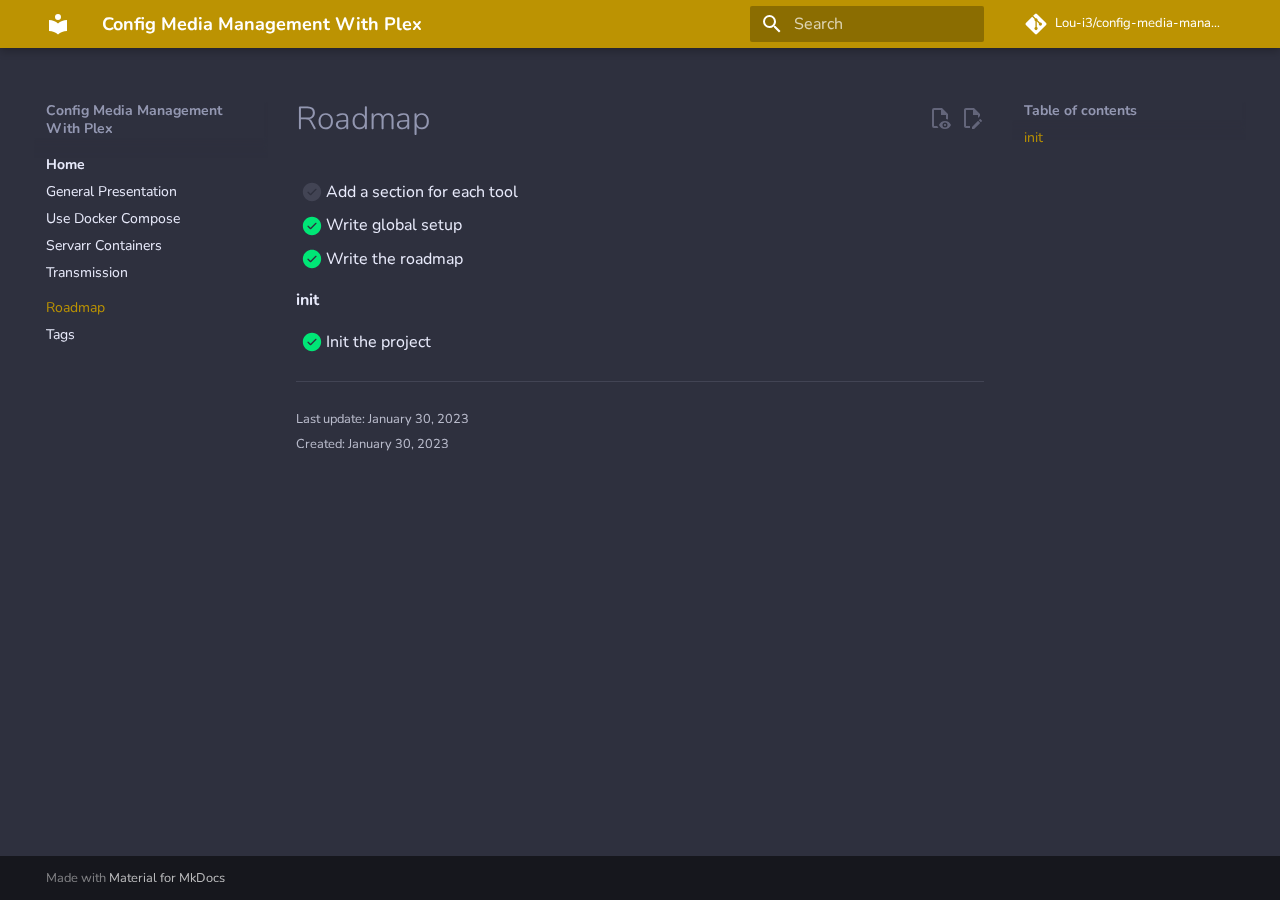
<file: roadmap/index.html>
<!doctype html>
<html lang="en" class="no-js">
  <head>
    
      <meta charset="utf-8">
      <meta name="viewport" content="width=device-width,initial-scale=1">
      
      
      
      
        <link rel="prev" href="../transmission/">
      
      
        <link rel="next" href="../tags/">
      
      <link rel="icon" href="/images/favicon.png">
      <meta name="generator" content="mkdocs-1.4.2, mkdocs-material-9.0.8">
    
    
      
        <title>Roadmap - Config Media Management With Plex</title>
      
    
    
      <link rel="stylesheet" href="../assets/stylesheets/main.0d440cfe.min.css">
      
        
        <link rel="stylesheet" href="../assets/stylesheets/palette.2505c338.min.css">
      
      

    
    
    
      
        
        
        <link rel="preconnect" href="https://fonts.gstatic.com" crossorigin>
        <link rel="stylesheet" href="https://fonts.googleapis.com/css?family=Nunito:300,300i,400,400i,700,700i%7CCutive+Mono:400,400i,700,700i&display=fallback">
        <style>:root{--md-text-font:"Nunito";--md-code-font:"Cutive Mono"}</style>
      
    
    
      <link rel="stylesheet" href="../stylesheets/extra.css">
    
    <script>__md_scope=new URL("..",location),__md_hash=e=>[...e].reduce((e,_)=>(e<<5)-e+_.charCodeAt(0),0),__md_get=(e,_=localStorage,t=__md_scope)=>JSON.parse(_.getItem(t.pathname+"."+e)),__md_set=(e,_,t=localStorage,a=__md_scope)=>{try{t.setItem(a.pathname+"."+e,JSON.stringify(_))}catch(e){}}</script>
    
      

    
    
    
  </head>
  
  
    
    
    
    
    
    <body dir="ltr" data-md-color-scheme="slate" data-md-color-primary="" data-md-color-accent="">
  
    
    
    <input class="md-toggle" data-md-toggle="drawer" type="checkbox" id="__drawer" autocomplete="off">
    <input class="md-toggle" data-md-toggle="search" type="checkbox" id="__search" autocomplete="off">
    <label class="md-overlay" for="__drawer"></label>
    <div data-md-component="skip">
      
        
        <a href="#roadmap" class="md-skip">
          Skip to content
        </a>
      
    </div>
    <div data-md-component="announce">
      
    </div>
    
    
      

<header class="md-header" data-md-component="header">
  <nav class="md-header__inner md-grid" aria-label="Header">
    <a href="https://Lou-i3.github.io/config-media-management-with-plex/" title="Config Media Management With Plex" class="md-header__button md-logo" aria-label="Config Media Management With Plex" data-md-component="logo">
      
  
  <svg xmlns="http://www.w3.org/2000/svg" viewBox="0 0 24 24"><path d="M12 8a3 3 0 0 0 3-3 3 3 0 0 0-3-3 3 3 0 0 0-3 3 3 3 0 0 0 3 3m0 3.54C9.64 9.35 6.5 8 3 8v11c3.5 0 6.64 1.35 9 3.54 2.36-2.19 5.5-3.54 9-3.54V8c-3.5 0-6.64 1.35-9 3.54Z"/></svg>

    </a>
    <label class="md-header__button md-icon" for="__drawer">
      <svg xmlns="http://www.w3.org/2000/svg" viewBox="0 0 24 24"><path d="M3 6h18v2H3V6m0 5h18v2H3v-2m0 5h18v2H3v-2Z"/></svg>
    </label>
    <div class="md-header__title" data-md-component="header-title">
      <div class="md-header__ellipsis">
        <div class="md-header__topic">
          <span class="md-ellipsis">
            Config Media Management With Plex
          </span>
        </div>
        <div class="md-header__topic" data-md-component="header-topic">
          <span class="md-ellipsis">
            
              Roadmap
            
          </span>
        </div>
      </div>
    </div>
    
    
    
      <label class="md-header__button md-icon" for="__search">
        <svg xmlns="http://www.w3.org/2000/svg" viewBox="0 0 24 24"><path d="M9.5 3A6.5 6.5 0 0 1 16 9.5c0 1.61-.59 3.09-1.56 4.23l.27.27h.79l5 5-1.5 1.5-5-5v-.79l-.27-.27A6.516 6.516 0 0 1 9.5 16 6.5 6.5 0 0 1 3 9.5 6.5 6.5 0 0 1 9.5 3m0 2C7 5 5 7 5 9.5S7 14 9.5 14 14 12 14 9.5 12 5 9.5 5Z"/></svg>
      </label>
      <div class="md-search" data-md-component="search" role="dialog">
  <label class="md-search__overlay" for="__search"></label>
  <div class="md-search__inner" role="search">
    <form class="md-search__form" name="search">
      <input type="text" class="md-search__input" name="query" aria-label="Search" placeholder="Search" autocapitalize="off" autocorrect="off" autocomplete="off" spellcheck="false" data-md-component="search-query" required>
      <label class="md-search__icon md-icon" for="__search">
        <svg xmlns="http://www.w3.org/2000/svg" viewBox="0 0 24 24"><path d="M9.5 3A6.5 6.5 0 0 1 16 9.5c0 1.61-.59 3.09-1.56 4.23l.27.27h.79l5 5-1.5 1.5-5-5v-.79l-.27-.27A6.516 6.516 0 0 1 9.5 16 6.5 6.5 0 0 1 3 9.5 6.5 6.5 0 0 1 9.5 3m0 2C7 5 5 7 5 9.5S7 14 9.5 14 14 12 14 9.5 12 5 9.5 5Z"/></svg>
        <svg xmlns="http://www.w3.org/2000/svg" viewBox="0 0 24 24"><path d="M20 11v2H8l5.5 5.5-1.42 1.42L4.16 12l7.92-7.92L13.5 5.5 8 11h12Z"/></svg>
      </label>
      <nav class="md-search__options" aria-label="Search">
        
          <a href="javascript:void(0)" class="md-search__icon md-icon" title="Share" aria-label="Share" data-clipboard data-clipboard-text="" data-md-component="search-share" tabindex="-1">
            <svg xmlns="http://www.w3.org/2000/svg" viewBox="0 0 24 24"><path d="M18 16.08c-.76 0-1.44.3-1.96.77L8.91 12.7c.05-.23.09-.46.09-.7 0-.24-.04-.47-.09-.7l7.05-4.11c.54.5 1.25.81 2.04.81a3 3 0 0 0 3-3 3 3 0 0 0-3-3 3 3 0 0 0-3 3c0 .24.04.47.09.7L8.04 9.81C7.5 9.31 6.79 9 6 9a3 3 0 0 0-3 3 3 3 0 0 0 3 3c.79 0 1.5-.31 2.04-.81l7.12 4.15c-.05.21-.08.43-.08.66 0 1.61 1.31 2.91 2.92 2.91 1.61 0 2.92-1.3 2.92-2.91A2.92 2.92 0 0 0 18 16.08Z"/></svg>
          </a>
        
        <button type="reset" class="md-search__icon md-icon" title="Clear" aria-label="Clear" tabindex="-1">
          <svg xmlns="http://www.w3.org/2000/svg" viewBox="0 0 24 24"><path d="M19 6.41 17.59 5 12 10.59 6.41 5 5 6.41 10.59 12 5 17.59 6.41 19 12 13.41 17.59 19 19 17.59 13.41 12 19 6.41Z"/></svg>
        </button>
      </nav>
      
        <div class="md-search__suggest" data-md-component="search-suggest"></div>
      
    </form>
    <div class="md-search__output">
      <div class="md-search__scrollwrap" data-md-scrollfix>
        <div class="md-search-result" data-md-component="search-result">
          <div class="md-search-result__meta">
            Initializing search
          </div>
          <ol class="md-search-result__list" role="presentation"></ol>
        </div>
      </div>
    </div>
  </div>
</div>
    
    
      <div class="md-header__source">
        <a href="https://github.com/Lou-i3/config-media-management-with-plex" title="Go to repository" class="md-source" data-md-component="source">
  <div class="md-source__icon md-icon">
    
    <svg xmlns="http://www.w3.org/2000/svg" viewBox="0 0 448 512"><!--! Font Awesome Free 6.2.1 by @fontawesome - https://fontawesome.com License - https://fontawesome.com/license/free (Icons: CC BY 4.0, Fonts: SIL OFL 1.1, Code: MIT License) Copyright 2022 Fonticons, Inc.--><path d="M439.55 236.05 244 40.45a28.87 28.87 0 0 0-40.81 0l-40.66 40.63 51.52 51.52c27.06-9.14 52.68 16.77 43.39 43.68l49.66 49.66c34.23-11.8 61.18 31 35.47 56.69-26.49 26.49-70.21-2.87-56-37.34L240.22 199v121.85c25.3 12.54 22.26 41.85 9.08 55a34.34 34.34 0 0 1-48.55 0c-17.57-17.6-11.07-46.91 11.25-56v-123c-20.8-8.51-24.6-30.74-18.64-45L142.57 101 8.45 235.14a28.86 28.86 0 0 0 0 40.81l195.61 195.6a28.86 28.86 0 0 0 40.8 0l194.69-194.69a28.86 28.86 0 0 0 0-40.81z"/></svg>
  </div>
  <div class="md-source__repository">
    Lou-i3/config-media-management-with-plex
  </div>
</a>
      </div>
    
  </nav>
  
</header>
    
    <div class="md-container" data-md-component="container">
      
      
        
          
        
      
      <main class="md-main" data-md-component="main">
        <div class="md-main__inner md-grid">
          
            
              
              <div class="md-sidebar md-sidebar--primary" data-md-component="sidebar" data-md-type="navigation" >
                <div class="md-sidebar__scrollwrap">
                  <div class="md-sidebar__inner">
                    


<nav class="md-nav md-nav--primary" aria-label="Navigation" data-md-level="0">
  <label class="md-nav__title" for="__drawer">
    <a href="https://Lou-i3.github.io/config-media-management-with-plex/" title="Config Media Management With Plex" class="md-nav__button md-logo" aria-label="Config Media Management With Plex" data-md-component="logo">
      
  
  <svg xmlns="http://www.w3.org/2000/svg" viewBox="0 0 24 24"><path d="M12 8a3 3 0 0 0 3-3 3 3 0 0 0-3-3 3 3 0 0 0-3 3 3 3 0 0 0 3 3m0 3.54C9.64 9.35 6.5 8 3 8v11c3.5 0 6.64 1.35 9 3.54 2.36-2.19 5.5-3.54 9-3.54V8c-3.5 0-6.64 1.35-9 3.54Z"/></svg>

    </a>
    Config Media Management With Plex
  </label>
  
    <div class="md-nav__source">
      <a href="https://github.com/Lou-i3/config-media-management-with-plex" title="Go to repository" class="md-source" data-md-component="source">
  <div class="md-source__icon md-icon">
    
    <svg xmlns="http://www.w3.org/2000/svg" viewBox="0 0 448 512"><!--! Font Awesome Free 6.2.1 by @fontawesome - https://fontawesome.com License - https://fontawesome.com/license/free (Icons: CC BY 4.0, Fonts: SIL OFL 1.1, Code: MIT License) Copyright 2022 Fonticons, Inc.--><path d="M439.55 236.05 244 40.45a28.87 28.87 0 0 0-40.81 0l-40.66 40.63 51.52 51.52c27.06-9.14 52.68 16.77 43.39 43.68l49.66 49.66c34.23-11.8 61.18 31 35.47 56.69-26.49 26.49-70.21-2.87-56-37.34L240.22 199v121.85c25.3 12.54 22.26 41.85 9.08 55a34.34 34.34 0 0 1-48.55 0c-17.57-17.6-11.07-46.91 11.25-56v-123c-20.8-8.51-24.6-30.74-18.64-45L142.57 101 8.45 235.14a28.86 28.86 0 0 0 0 40.81l195.61 195.6a28.86 28.86 0 0 0 40.8 0l194.69-194.69a28.86 28.86 0 0 0 0-40.81z"/></svg>
  </div>
  <div class="md-source__repository">
    Lou-i3/config-media-management-with-plex
  </div>
</a>
    </div>
  
  <ul class="md-nav__list" data-md-scrollfix>
    
      
      
      

  
  
  
    
      
    
    <li class="md-nav__item md-nav__item--section md-nav__item--nested">
      
      
      
      
        
      
      <input class="md-nav__toggle md-toggle md-toggle--indeterminate" type="checkbox" id="__nav_1" >
      
      
        
          
            
          
        
          
        
          
        
          
        
          
        
      
      
        
        
        <div class="md-nav__link md-nav__link--index ">
          <a href="..">Home</a>
          
            <label for="__nav_1">
              <span class="md-nav__icon md-icon"></span>
            </label>
          
        </div>
      
      <nav class="md-nav" data-md-level="1" aria-labelledby="__nav_1_label" aria-expanded="false">
        <label class="md-nav__title" for="__nav_1">
          <span class="md-nav__icon md-icon"></span>
          Home
        </label>
        <ul class="md-nav__list" data-md-scrollfix>
          
            
          
            
              
  
  
  
    <li class="md-nav__item">
      <a href="../general-presentation/" class="md-nav__link">
        General Presentation
      </a>
    </li>
  

            
          
            
              
  
  
  
    <li class="md-nav__item">
      <a href="../use-docker-compose/" class="md-nav__link">
        Use Docker Compose
      </a>
    </li>
  

            
          
            
              
  
  
  
    <li class="md-nav__item">
      <a href="../servarr-containers/" class="md-nav__link">
        Servarr Containers
      </a>
    </li>
  

            
          
            
              
  
  
  
    <li class="md-nav__item">
      <a href="../transmission/" class="md-nav__link">
        Transmission
      </a>
    </li>
  

            
          
        </ul>
      </nav>
    </li>
  

    
      
      
      

  
  
    
  
  
    <li class="md-nav__item md-nav__item--active">
      
      <input class="md-nav__toggle md-toggle" type="checkbox" id="__toc">
      
      
        
      
      
        <label class="md-nav__link md-nav__link--active" for="__toc">
          Roadmap
          <span class="md-nav__icon md-icon"></span>
        </label>
      
      <a href="./" class="md-nav__link md-nav__link--active">
        Roadmap
      </a>
      
        

<nav class="md-nav md-nav--secondary" aria-label="Table of contents">
  
  
  
    
  
  
    <label class="md-nav__title" for="__toc">
      <span class="md-nav__icon md-icon"></span>
      Table of contents
    </label>
    <ul class="md-nav__list" data-md-component="toc" data-md-scrollfix>
      
        <li class="md-nav__item">
  <a href="#init" class="md-nav__link">
    init
  </a>
  
</li>
      
    </ul>
  
</nav>
      
    </li>
  

    
      
      
      

  
  
  
    <li class="md-nav__item">
      <a href="../tags/" class="md-nav__link">
        Tags
      </a>
    </li>
  

    
  </ul>
</nav>
                  </div>
                </div>
              </div>
            
            
              
              <div class="md-sidebar md-sidebar--secondary" data-md-component="sidebar" data-md-type="toc" >
                <div class="md-sidebar__scrollwrap">
                  <div class="md-sidebar__inner">
                    

<nav class="md-nav md-nav--secondary" aria-label="Table of contents">
  
  
  
    
  
  
    <label class="md-nav__title" for="__toc">
      <span class="md-nav__icon md-icon"></span>
      Table of contents
    </label>
    <ul class="md-nav__list" data-md-component="toc" data-md-scrollfix>
      
        <li class="md-nav__item">
  <a href="#init" class="md-nav__link">
    init
  </a>
  
</li>
      
    </ul>
  
</nav>
                  </div>
                </div>
              </div>
            
          
          
            <div class="md-content" data-md-component="content">
              <article class="md-content__inner md-typeset">
                
                  
  



  
    <a href="https://github.com/Lou-i3/config-media-management-with-plex/blob/main/docs/roadmap.md" title="Edit this page" class="md-content__button md-icon">
      
      <svg xmlns="http://www.w3.org/2000/svg" viewBox="0 0 24 24"><path d="M10 20H6V4h7v5h5v3.1l2-2V8l-6-6H6c-1.1 0-2 .9-2 2v16c0 1.1.9 2 2 2h4v-2m10.2-7c.1 0 .3.1.4.2l1.3 1.3c.2.2.2.6 0 .8l-1 1-2.1-2.1 1-1c.1-.1.2-.2.4-.2m0 3.9L14.1 23H12v-2.1l6.1-6.1 2.1 2.1Z"/></svg>
    </a>
  
  
    
      
    
    <a href="https://github.com/Lou-i3/config-media-management-with-plex/raw/main/docs/roadmap.md" title="View source of this page" class="md-content__button md-icon">
      
      <svg xmlns="http://www.w3.org/2000/svg" viewBox="0 0 24 24"><path d="M17 18c.56 0 1 .44 1 1s-.44 1-1 1-1-.44-1-1 .44-1 1-1m0-3c-2.73 0-5.06 1.66-6 4 .94 2.34 3.27 4 6 4s5.06-1.66 6-4c-.94-2.34-3.27-4-6-4m0 6.5a2.5 2.5 0 0 1-2.5-2.5 2.5 2.5 0 0 1 2.5-2.5 2.5 2.5 0 0 1 2.5 2.5 2.5 2.5 0 0 1-2.5 2.5M9.27 20H6V4h7v5h5v4.07c.7.08 1.36.25 2 .49V8l-6-6H6a2 2 0 0 0-2 2v16a2 2 0 0 0 2 2h4.5a8.15 8.15 0 0 1-1.23-2Z"/></svg>
    </a>
  



<h1 id="roadmap">Roadmap<a class="headerlink" href="#roadmap" title="Permanent link">&para;</a></h1>
<ul class="task-list">
<li class="task-list-item"><label class="task-list-control"><input type="checkbox" disabled/><span class="task-list-indicator"></span></label> Add a section for each tool</li>
<li class="task-list-item"><label class="task-list-control"><input type="checkbox" disabled checked/><span class="task-list-indicator"></span></label> Write global setup</li>
<li class="task-list-item"><label class="task-list-control"><input type="checkbox" disabled checked/><span class="task-list-indicator"></span></label> Write the roadmap  </li>
</ul>
<h4 id="init">init<a class="headerlink" href="#init" title="Permanent link">&para;</a></h4>
<ul class="task-list">
<li class="task-list-item"><label class="task-list-control"><input type="checkbox" disabled checked/><span class="task-list-indicator"></span></label> Init the project</li>
</ul>

  <hr>
<div class="md-source-file">
  <small>
    
      Last update:
      <span class="git-revision-date-localized-plugin git-revision-date-localized-plugin-date">January 30, 2023</span>
      
        <br>
        Created:
        <span class="git-revision-date-localized-plugin git-revision-date-localized-plugin-date">January 30, 2023</span>
      
    
  </small>
</div>





                
              </article>
            </div>
          
          
        </div>
        
          <a href="#" class="md-top md-icon" data-md-component="top" hidden>
            <svg xmlns="http://www.w3.org/2000/svg" viewBox="0 0 24 24"><path d="M13 20h-2V8l-5.5 5.5-1.42-1.42L12 4.16l7.92 7.92-1.42 1.42L13 8v12Z"/></svg>
            Back to top
          </a>
        
      </main>
      
        <footer class="md-footer">
  
  <div class="md-footer-meta md-typeset">
    <div class="md-footer-meta__inner md-grid">
      <div class="md-copyright">
  
  
    Made with
    <a href="https://squidfunk.github.io/mkdocs-material/" target="_blank" rel="noopener">
      Material for MkDocs
    </a>
  
</div>
      
    </div>
  </div>
</footer>
      
    </div>
    <div class="md-dialog" data-md-component="dialog">
      <div class="md-dialog__inner md-typeset"></div>
    </div>
    
    <script id="__config" type="application/json">{"base": "..", "features": ["navigation.tracking", "navigation.top", "navigation.instant", "navigation.sections", "navigation.indexes", "navigation.expand", "header.autohide", "content.code.copy", "search.highlight", "search.share", "search.suggest", "content.action.edit", "content.action.view", "content.code.copy", "content.code.annotate"], "search": "../assets/javascripts/workers/search.db81ec45.min.js", "translations": {"clipboard.copied": "Copied to clipboard", "clipboard.copy": "Copy to clipboard", "search.result.more.one": "1 more on this page", "search.result.more.other": "# more on this page", "search.result.none": "No matching documents", "search.result.one": "1 matching document", "search.result.other": "# matching documents", "search.result.placeholder": "Type to start searching", "search.result.term.missing": "Missing", "select.version": "Select version"}}</script>
    
    
      <script src="../assets/javascripts/bundle.a00a7c5e.min.js"></script>
      
    
  </body>
</html>
</file>
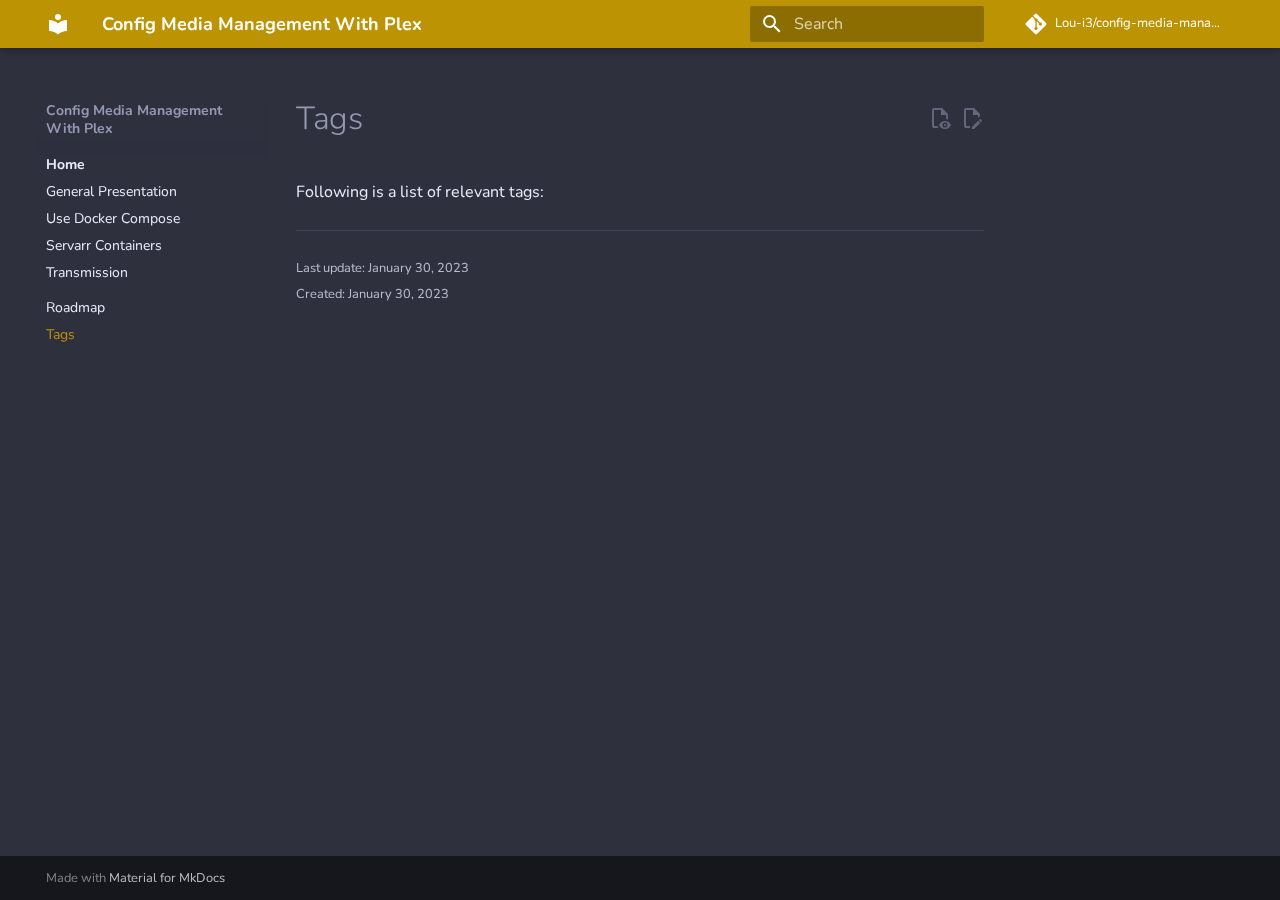
<file: tags/index.html>
<!doctype html>
<html lang="en" class="no-js">
  <head>
    
      <meta charset="utf-8">
      <meta name="viewport" content="width=device-width,initial-scale=1">
      
      
      
      
        <link rel="prev" href="../roadmap/">
      
      
      <link rel="icon" href="/images/favicon.png">
      <meta name="generator" content="mkdocs-1.4.2, mkdocs-material-9.0.8">
    
    
      
        <title>Tags - Config Media Management With Plex</title>
      
    
    
      <link rel="stylesheet" href="../assets/stylesheets/main.0d440cfe.min.css">
      
        
        <link rel="stylesheet" href="../assets/stylesheets/palette.2505c338.min.css">
      
      

    
    
    
      
        
        
        <link rel="preconnect" href="https://fonts.gstatic.com" crossorigin>
        <link rel="stylesheet" href="https://fonts.googleapis.com/css?family=Nunito:300,300i,400,400i,700,700i%7CCutive+Mono:400,400i,700,700i&display=fallback">
        <style>:root{--md-text-font:"Nunito";--md-code-font:"Cutive Mono"}</style>
      
    
    
      <link rel="stylesheet" href="../stylesheets/extra.css">
    
    <script>__md_scope=new URL("..",location),__md_hash=e=>[...e].reduce((e,_)=>(e<<5)-e+_.charCodeAt(0),0),__md_get=(e,_=localStorage,t=__md_scope)=>JSON.parse(_.getItem(t.pathname+"."+e)),__md_set=(e,_,t=localStorage,a=__md_scope)=>{try{t.setItem(a.pathname+"."+e,JSON.stringify(_))}catch(e){}}</script>
    
      

    
    
    
  </head>
  
  
    
    
    
    
    
    <body dir="ltr" data-md-color-scheme="slate" data-md-color-primary="" data-md-color-accent="">
  
    
    
    <input class="md-toggle" data-md-toggle="drawer" type="checkbox" id="__drawer" autocomplete="off">
    <input class="md-toggle" data-md-toggle="search" type="checkbox" id="__search" autocomplete="off">
    <label class="md-overlay" for="__drawer"></label>
    <div data-md-component="skip">
      
        
        <a href="#tags" class="md-skip">
          Skip to content
        </a>
      
    </div>
    <div data-md-component="announce">
      
    </div>
    
    
      

<header class="md-header" data-md-component="header">
  <nav class="md-header__inner md-grid" aria-label="Header">
    <a href="https://Lou-i3.github.io/config-media-management-with-plex/" title="Config Media Management With Plex" class="md-header__button md-logo" aria-label="Config Media Management With Plex" data-md-component="logo">
      
  
  <svg xmlns="http://www.w3.org/2000/svg" viewBox="0 0 24 24"><path d="M12 8a3 3 0 0 0 3-3 3 3 0 0 0-3-3 3 3 0 0 0-3 3 3 3 0 0 0 3 3m0 3.54C9.64 9.35 6.5 8 3 8v11c3.5 0 6.64 1.35 9 3.54 2.36-2.19 5.5-3.54 9-3.54V8c-3.5 0-6.64 1.35-9 3.54Z"/></svg>

    </a>
    <label class="md-header__button md-icon" for="__drawer">
      <svg xmlns="http://www.w3.org/2000/svg" viewBox="0 0 24 24"><path d="M3 6h18v2H3V6m0 5h18v2H3v-2m0 5h18v2H3v-2Z"/></svg>
    </label>
    <div class="md-header__title" data-md-component="header-title">
      <div class="md-header__ellipsis">
        <div class="md-header__topic">
          <span class="md-ellipsis">
            Config Media Management With Plex
          </span>
        </div>
        <div class="md-header__topic" data-md-component="header-topic">
          <span class="md-ellipsis">
            
              Tags
            
          </span>
        </div>
      </div>
    </div>
    
    
    
      <label class="md-header__button md-icon" for="__search">
        <svg xmlns="http://www.w3.org/2000/svg" viewBox="0 0 24 24"><path d="M9.5 3A6.5 6.5 0 0 1 16 9.5c0 1.61-.59 3.09-1.56 4.23l.27.27h.79l5 5-1.5 1.5-5-5v-.79l-.27-.27A6.516 6.516 0 0 1 9.5 16 6.5 6.5 0 0 1 3 9.5 6.5 6.5 0 0 1 9.5 3m0 2C7 5 5 7 5 9.5S7 14 9.5 14 14 12 14 9.5 12 5 9.5 5Z"/></svg>
      </label>
      <div class="md-search" data-md-component="search" role="dialog">
  <label class="md-search__overlay" for="__search"></label>
  <div class="md-search__inner" role="search">
    <form class="md-search__form" name="search">
      <input type="text" class="md-search__input" name="query" aria-label="Search" placeholder="Search" autocapitalize="off" autocorrect="off" autocomplete="off" spellcheck="false" data-md-component="search-query" required>
      <label class="md-search__icon md-icon" for="__search">
        <svg xmlns="http://www.w3.org/2000/svg" viewBox="0 0 24 24"><path d="M9.5 3A6.5 6.5 0 0 1 16 9.5c0 1.61-.59 3.09-1.56 4.23l.27.27h.79l5 5-1.5 1.5-5-5v-.79l-.27-.27A6.516 6.516 0 0 1 9.5 16 6.5 6.5 0 0 1 3 9.5 6.5 6.5 0 0 1 9.5 3m0 2C7 5 5 7 5 9.5S7 14 9.5 14 14 12 14 9.5 12 5 9.5 5Z"/></svg>
        <svg xmlns="http://www.w3.org/2000/svg" viewBox="0 0 24 24"><path d="M20 11v2H8l5.5 5.5-1.42 1.42L4.16 12l7.92-7.92L13.5 5.5 8 11h12Z"/></svg>
      </label>
      <nav class="md-search__options" aria-label="Search">
        
          <a href="javascript:void(0)" class="md-search__icon md-icon" title="Share" aria-label="Share" data-clipboard data-clipboard-text="" data-md-component="search-share" tabindex="-1">
            <svg xmlns="http://www.w3.org/2000/svg" viewBox="0 0 24 24"><path d="M18 16.08c-.76 0-1.44.3-1.96.77L8.91 12.7c.05-.23.09-.46.09-.7 0-.24-.04-.47-.09-.7l7.05-4.11c.54.5 1.25.81 2.04.81a3 3 0 0 0 3-3 3 3 0 0 0-3-3 3 3 0 0 0-3 3c0 .24.04.47.09.7L8.04 9.81C7.5 9.31 6.79 9 6 9a3 3 0 0 0-3 3 3 3 0 0 0 3 3c.79 0 1.5-.31 2.04-.81l7.12 4.15c-.05.21-.08.43-.08.66 0 1.61 1.31 2.91 2.92 2.91 1.61 0 2.92-1.3 2.92-2.91A2.92 2.92 0 0 0 18 16.08Z"/></svg>
          </a>
        
        <button type="reset" class="md-search__icon md-icon" title="Clear" aria-label="Clear" tabindex="-1">
          <svg xmlns="http://www.w3.org/2000/svg" viewBox="0 0 24 24"><path d="M19 6.41 17.59 5 12 10.59 6.41 5 5 6.41 10.59 12 5 17.59 6.41 19 12 13.41 17.59 19 19 17.59 13.41 12 19 6.41Z"/></svg>
        </button>
      </nav>
      
        <div class="md-search__suggest" data-md-component="search-suggest"></div>
      
    </form>
    <div class="md-search__output">
      <div class="md-search__scrollwrap" data-md-scrollfix>
        <div class="md-search-result" data-md-component="search-result">
          <div class="md-search-result__meta">
            Initializing search
          </div>
          <ol class="md-search-result__list" role="presentation"></ol>
        </div>
      </div>
    </div>
  </div>
</div>
    
    
      <div class="md-header__source">
        <a href="https://github.com/Lou-i3/config-media-management-with-plex" title="Go to repository" class="md-source" data-md-component="source">
  <div class="md-source__icon md-icon">
    
    <svg xmlns="http://www.w3.org/2000/svg" viewBox="0 0 448 512"><!--! Font Awesome Free 6.2.1 by @fontawesome - https://fontawesome.com License - https://fontawesome.com/license/free (Icons: CC BY 4.0, Fonts: SIL OFL 1.1, Code: MIT License) Copyright 2022 Fonticons, Inc.--><path d="M439.55 236.05 244 40.45a28.87 28.87 0 0 0-40.81 0l-40.66 40.63 51.52 51.52c27.06-9.14 52.68 16.77 43.39 43.68l49.66 49.66c34.23-11.8 61.18 31 35.47 56.69-26.49 26.49-70.21-2.87-56-37.34L240.22 199v121.85c25.3 12.54 22.26 41.85 9.08 55a34.34 34.34 0 0 1-48.55 0c-17.57-17.6-11.07-46.91 11.25-56v-123c-20.8-8.51-24.6-30.74-18.64-45L142.57 101 8.45 235.14a28.86 28.86 0 0 0 0 40.81l195.61 195.6a28.86 28.86 0 0 0 40.8 0l194.69-194.69a28.86 28.86 0 0 0 0-40.81z"/></svg>
  </div>
  <div class="md-source__repository">
    Lou-i3/config-media-management-with-plex
  </div>
</a>
      </div>
    
  </nav>
  
</header>
    
    <div class="md-container" data-md-component="container">
      
      
        
          
        
      
      <main class="md-main" data-md-component="main">
        <div class="md-main__inner md-grid">
          
            
              
              <div class="md-sidebar md-sidebar--primary" data-md-component="sidebar" data-md-type="navigation" >
                <div class="md-sidebar__scrollwrap">
                  <div class="md-sidebar__inner">
                    


<nav class="md-nav md-nav--primary" aria-label="Navigation" data-md-level="0">
  <label class="md-nav__title" for="__drawer">
    <a href="https://Lou-i3.github.io/config-media-management-with-plex/" title="Config Media Management With Plex" class="md-nav__button md-logo" aria-label="Config Media Management With Plex" data-md-component="logo">
      
  
  <svg xmlns="http://www.w3.org/2000/svg" viewBox="0 0 24 24"><path d="M12 8a3 3 0 0 0 3-3 3 3 0 0 0-3-3 3 3 0 0 0-3 3 3 3 0 0 0 3 3m0 3.54C9.64 9.35 6.5 8 3 8v11c3.5 0 6.64 1.35 9 3.54 2.36-2.19 5.5-3.54 9-3.54V8c-3.5 0-6.64 1.35-9 3.54Z"/></svg>

    </a>
    Config Media Management With Plex
  </label>
  
    <div class="md-nav__source">
      <a href="https://github.com/Lou-i3/config-media-management-with-plex" title="Go to repository" class="md-source" data-md-component="source">
  <div class="md-source__icon md-icon">
    
    <svg xmlns="http://www.w3.org/2000/svg" viewBox="0 0 448 512"><!--! Font Awesome Free 6.2.1 by @fontawesome - https://fontawesome.com License - https://fontawesome.com/license/free (Icons: CC BY 4.0, Fonts: SIL OFL 1.1, Code: MIT License) Copyright 2022 Fonticons, Inc.--><path d="M439.55 236.05 244 40.45a28.87 28.87 0 0 0-40.81 0l-40.66 40.63 51.52 51.52c27.06-9.14 52.68 16.77 43.39 43.68l49.66 49.66c34.23-11.8 61.18 31 35.47 56.69-26.49 26.49-70.21-2.87-56-37.34L240.22 199v121.85c25.3 12.54 22.26 41.85 9.08 55a34.34 34.34 0 0 1-48.55 0c-17.57-17.6-11.07-46.91 11.25-56v-123c-20.8-8.51-24.6-30.74-18.64-45L142.57 101 8.45 235.14a28.86 28.86 0 0 0 0 40.81l195.61 195.6a28.86 28.86 0 0 0 40.8 0l194.69-194.69a28.86 28.86 0 0 0 0-40.81z"/></svg>
  </div>
  <div class="md-source__repository">
    Lou-i3/config-media-management-with-plex
  </div>
</a>
    </div>
  
  <ul class="md-nav__list" data-md-scrollfix>
    
      
      
      

  
  
  
    
      
    
    <li class="md-nav__item md-nav__item--section md-nav__item--nested">
      
      
      
      
        
      
      <input class="md-nav__toggle md-toggle md-toggle--indeterminate" type="checkbox" id="__nav_1" >
      
      
        
          
            
          
        
          
        
          
        
          
        
          
        
      
      
        
        
        <div class="md-nav__link md-nav__link--index ">
          <a href="..">Home</a>
          
            <label for="__nav_1">
              <span class="md-nav__icon md-icon"></span>
            </label>
          
        </div>
      
      <nav class="md-nav" data-md-level="1" aria-labelledby="__nav_1_label" aria-expanded="false">
        <label class="md-nav__title" for="__nav_1">
          <span class="md-nav__icon md-icon"></span>
          Home
        </label>
        <ul class="md-nav__list" data-md-scrollfix>
          
            
          
            
              
  
  
  
    <li class="md-nav__item">
      <a href="../general-presentation/" class="md-nav__link">
        General Presentation
      </a>
    </li>
  

            
          
            
              
  
  
  
    <li class="md-nav__item">
      <a href="../use-docker-compose/" class="md-nav__link">
        Use Docker Compose
      </a>
    </li>
  

            
          
            
              
  
  
  
    <li class="md-nav__item">
      <a href="../servarr-containers/" class="md-nav__link">
        Servarr Containers
      </a>
    </li>
  

            
          
            
              
  
  
  
    <li class="md-nav__item">
      <a href="../transmission/" class="md-nav__link">
        Transmission
      </a>
    </li>
  

            
          
        </ul>
      </nav>
    </li>
  

    
      
      
      

  
  
  
    <li class="md-nav__item">
      <a href="../roadmap/" class="md-nav__link">
        Roadmap
      </a>
    </li>
  

    
      
      
      

  
  
    
  
  
    <li class="md-nav__item md-nav__item--active">
      
      <input class="md-nav__toggle md-toggle" type="checkbox" id="__toc">
      
      
        
      
      
      <a href="./" class="md-nav__link md-nav__link--active">
        Tags
      </a>
      
    </li>
  

    
  </ul>
</nav>
                  </div>
                </div>
              </div>
            
            
              
              <div class="md-sidebar md-sidebar--secondary" data-md-component="sidebar" data-md-type="toc" >
                <div class="md-sidebar__scrollwrap">
                  <div class="md-sidebar__inner">
                    

<nav class="md-nav md-nav--secondary" aria-label="Table of contents">
  
  
  
    
  
  
</nav>
                  </div>
                </div>
              </div>
            
          
          
            <div class="md-content" data-md-component="content">
              <article class="md-content__inner md-typeset">
                
                  
  



  
    <a href="https://github.com/Lou-i3/config-media-management-with-plex/blob/main/docs/tags.md" title="Edit this page" class="md-content__button md-icon">
      
      <svg xmlns="http://www.w3.org/2000/svg" viewBox="0 0 24 24"><path d="M10 20H6V4h7v5h5v3.1l2-2V8l-6-6H6c-1.1 0-2 .9-2 2v16c0 1.1.9 2 2 2h4v-2m10.2-7c.1 0 .3.1.4.2l1.3 1.3c.2.2.2.6 0 .8l-1 1-2.1-2.1 1-1c.1-.1.2-.2.4-.2m0 3.9L14.1 23H12v-2.1l6.1-6.1 2.1 2.1Z"/></svg>
    </a>
  
  
    
      
    
    <a href="https://github.com/Lou-i3/config-media-management-with-plex/raw/main/docs/tags.md" title="View source of this page" class="md-content__button md-icon">
      
      <svg xmlns="http://www.w3.org/2000/svg" viewBox="0 0 24 24"><path d="M17 18c.56 0 1 .44 1 1s-.44 1-1 1-1-.44-1-1 .44-1 1-1m0-3c-2.73 0-5.06 1.66-6 4 .94 2.34 3.27 4 6 4s5.06-1.66 6-4c-.94-2.34-3.27-4-6-4m0 6.5a2.5 2.5 0 0 1-2.5-2.5 2.5 2.5 0 0 1 2.5-2.5 2.5 2.5 0 0 1 2.5 2.5 2.5 2.5 0 0 1-2.5 2.5M9.27 20H6V4h7v5h5v4.07c.7.08 1.36.25 2 .49V8l-6-6H6a2 2 0 0 0-2 2v16a2 2 0 0 0 2 2h4.5a8.15 8.15 0 0 1-1.23-2Z"/></svg>
    </a>
  



<h1 id="tags">Tags<a class="headerlink" href="#tags" title="Permanent link">&para;</a></h1>
<p>Following is a list of relevant tags:</p>

  <hr>
<div class="md-source-file">
  <small>
    
      Last update:
      <span class="git-revision-date-localized-plugin git-revision-date-localized-plugin-date">January 30, 2023</span>
      
        <br>
        Created:
        <span class="git-revision-date-localized-plugin git-revision-date-localized-plugin-date">January 30, 2023</span>
      
    
  </small>
</div>





                
              </article>
            </div>
          
          
        </div>
        
          <a href="#" class="md-top md-icon" data-md-component="top" hidden>
            <svg xmlns="http://www.w3.org/2000/svg" viewBox="0 0 24 24"><path d="M13 20h-2V8l-5.5 5.5-1.42-1.42L12 4.16l7.92 7.92-1.42 1.42L13 8v12Z"/></svg>
            Back to top
          </a>
        
      </main>
      
        <footer class="md-footer">
  
  <div class="md-footer-meta md-typeset">
    <div class="md-footer-meta__inner md-grid">
      <div class="md-copyright">
  
  
    Made with
    <a href="https://squidfunk.github.io/mkdocs-material/" target="_blank" rel="noopener">
      Material for MkDocs
    </a>
  
</div>
      
    </div>
  </div>
</footer>
      
    </div>
    <div class="md-dialog" data-md-component="dialog">
      <div class="md-dialog__inner md-typeset"></div>
    </div>
    
    <script id="__config" type="application/json">{"base": "..", "features": ["navigation.tracking", "navigation.top", "navigation.instant", "navigation.sections", "navigation.indexes", "navigation.expand", "header.autohide", "content.code.copy", "search.highlight", "search.share", "search.suggest", "content.action.edit", "content.action.view", "content.code.copy", "content.code.annotate"], "search": "../assets/javascripts/workers/search.db81ec45.min.js", "translations": {"clipboard.copied": "Copied to clipboard", "clipboard.copy": "Copy to clipboard", "search.result.more.one": "1 more on this page", "search.result.more.other": "# more on this page", "search.result.none": "No matching documents", "search.result.one": "1 matching document", "search.result.other": "# matching documents", "search.result.placeholder": "Type to start searching", "search.result.term.missing": "Missing", "select.version": "Select version"}}</script>
    
    
      <script src="../assets/javascripts/bundle.a00a7c5e.min.js"></script>
      
    
  </body>
</html>
</file>
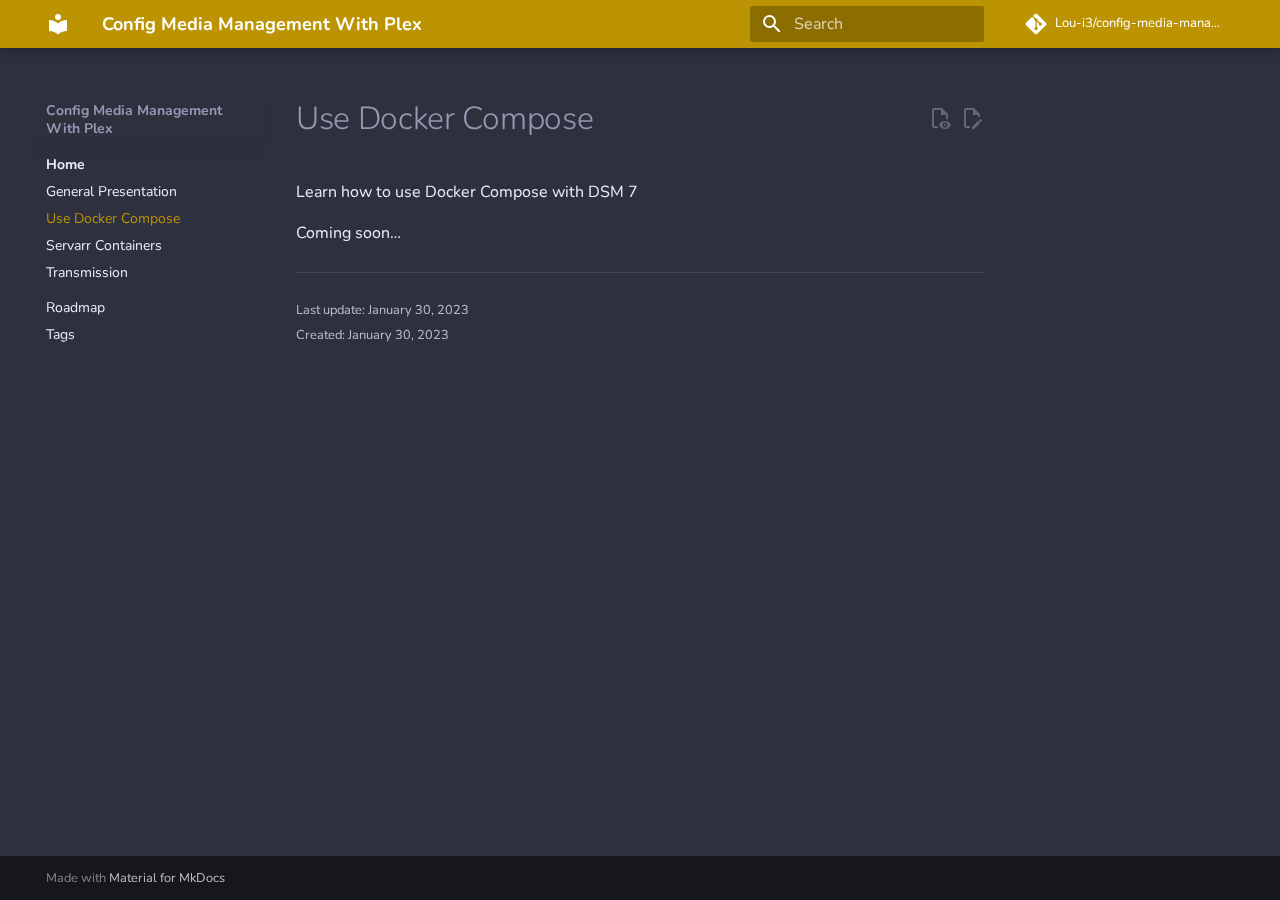
<file: use-docker-compose/index.html>
<!doctype html>
<html lang="en" class="no-js">
  <head>
    
      <meta charset="utf-8">
      <meta name="viewport" content="width=device-width,initial-scale=1">
      
      
      
      
        <link rel="prev" href="../general-presentation/">
      
      
        <link rel="next" href="../servarr-containers/">
      
      <link rel="icon" href="/images/favicon.png">
      <meta name="generator" content="mkdocs-1.4.2, mkdocs-material-9.0.8">
    
    
      
        <title>Use Docker Compose - Config Media Management With Plex</title>
      
    
    
      <link rel="stylesheet" href="../assets/stylesheets/main.0d440cfe.min.css">
      
        
        <link rel="stylesheet" href="../assets/stylesheets/palette.2505c338.min.css">
      
      

    
    
    
      
        
        
        <link rel="preconnect" href="https://fonts.gstatic.com" crossorigin>
        <link rel="stylesheet" href="https://fonts.googleapis.com/css?family=Nunito:300,300i,400,400i,700,700i%7CCutive+Mono:400,400i,700,700i&display=fallback">
        <style>:root{--md-text-font:"Nunito";--md-code-font:"Cutive Mono"}</style>
      
    
    
      <link rel="stylesheet" href="../stylesheets/extra.css">
    
    <script>__md_scope=new URL("..",location),__md_hash=e=>[...e].reduce((e,_)=>(e<<5)-e+_.charCodeAt(0),0),__md_get=(e,_=localStorage,t=__md_scope)=>JSON.parse(_.getItem(t.pathname+"."+e)),__md_set=(e,_,t=localStorage,a=__md_scope)=>{try{t.setItem(a.pathname+"."+e,JSON.stringify(_))}catch(e){}}</script>
    
      

    
    
    
  </head>
  
  
    
    
    
    
    
    <body dir="ltr" data-md-color-scheme="slate" data-md-color-primary="" data-md-color-accent="">
  
    
    
    <input class="md-toggle" data-md-toggle="drawer" type="checkbox" id="__drawer" autocomplete="off">
    <input class="md-toggle" data-md-toggle="search" type="checkbox" id="__search" autocomplete="off">
    <label class="md-overlay" for="__drawer"></label>
    <div data-md-component="skip">
      
        
        <a href="#use-docker-compose" class="md-skip">
          Skip to content
        </a>
      
    </div>
    <div data-md-component="announce">
      
    </div>
    
    
      

<header class="md-header" data-md-component="header">
  <nav class="md-header__inner md-grid" aria-label="Header">
    <a href="https://Lou-i3.github.io/config-media-management-with-plex/" title="Config Media Management With Plex" class="md-header__button md-logo" aria-label="Config Media Management With Plex" data-md-component="logo">
      
  
  <svg xmlns="http://www.w3.org/2000/svg" viewBox="0 0 24 24"><path d="M12 8a3 3 0 0 0 3-3 3 3 0 0 0-3-3 3 3 0 0 0-3 3 3 3 0 0 0 3 3m0 3.54C9.64 9.35 6.5 8 3 8v11c3.5 0 6.64 1.35 9 3.54 2.36-2.19 5.5-3.54 9-3.54V8c-3.5 0-6.64 1.35-9 3.54Z"/></svg>

    </a>
    <label class="md-header__button md-icon" for="__drawer">
      <svg xmlns="http://www.w3.org/2000/svg" viewBox="0 0 24 24"><path d="M3 6h18v2H3V6m0 5h18v2H3v-2m0 5h18v2H3v-2Z"/></svg>
    </label>
    <div class="md-header__title" data-md-component="header-title">
      <div class="md-header__ellipsis">
        <div class="md-header__topic">
          <span class="md-ellipsis">
            Config Media Management With Plex
          </span>
        </div>
        <div class="md-header__topic" data-md-component="header-topic">
          <span class="md-ellipsis">
            
              Use Docker Compose
            
          </span>
        </div>
      </div>
    </div>
    
    
    
      <label class="md-header__button md-icon" for="__search">
        <svg xmlns="http://www.w3.org/2000/svg" viewBox="0 0 24 24"><path d="M9.5 3A6.5 6.5 0 0 1 16 9.5c0 1.61-.59 3.09-1.56 4.23l.27.27h.79l5 5-1.5 1.5-5-5v-.79l-.27-.27A6.516 6.516 0 0 1 9.5 16 6.5 6.5 0 0 1 3 9.5 6.5 6.5 0 0 1 9.5 3m0 2C7 5 5 7 5 9.5S7 14 9.5 14 14 12 14 9.5 12 5 9.5 5Z"/></svg>
      </label>
      <div class="md-search" data-md-component="search" role="dialog">
  <label class="md-search__overlay" for="__search"></label>
  <div class="md-search__inner" role="search">
    <form class="md-search__form" name="search">
      <input type="text" class="md-search__input" name="query" aria-label="Search" placeholder="Search" autocapitalize="off" autocorrect="off" autocomplete="off" spellcheck="false" data-md-component="search-query" required>
      <label class="md-search__icon md-icon" for="__search">
        <svg xmlns="http://www.w3.org/2000/svg" viewBox="0 0 24 24"><path d="M9.5 3A6.5 6.5 0 0 1 16 9.5c0 1.61-.59 3.09-1.56 4.23l.27.27h.79l5 5-1.5 1.5-5-5v-.79l-.27-.27A6.516 6.516 0 0 1 9.5 16 6.5 6.5 0 0 1 3 9.5 6.5 6.5 0 0 1 9.5 3m0 2C7 5 5 7 5 9.5S7 14 9.5 14 14 12 14 9.5 12 5 9.5 5Z"/></svg>
        <svg xmlns="http://www.w3.org/2000/svg" viewBox="0 0 24 24"><path d="M20 11v2H8l5.5 5.5-1.42 1.42L4.16 12l7.92-7.92L13.5 5.5 8 11h12Z"/></svg>
      </label>
      <nav class="md-search__options" aria-label="Search">
        
          <a href="javascript:void(0)" class="md-search__icon md-icon" title="Share" aria-label="Share" data-clipboard data-clipboard-text="" data-md-component="search-share" tabindex="-1">
            <svg xmlns="http://www.w3.org/2000/svg" viewBox="0 0 24 24"><path d="M18 16.08c-.76 0-1.44.3-1.96.77L8.91 12.7c.05-.23.09-.46.09-.7 0-.24-.04-.47-.09-.7l7.05-4.11c.54.5 1.25.81 2.04.81a3 3 0 0 0 3-3 3 3 0 0 0-3-3 3 3 0 0 0-3 3c0 .24.04.47.09.7L8.04 9.81C7.5 9.31 6.79 9 6 9a3 3 0 0 0-3 3 3 3 0 0 0 3 3c.79 0 1.5-.31 2.04-.81l7.12 4.15c-.05.21-.08.43-.08.66 0 1.61 1.31 2.91 2.92 2.91 1.61 0 2.92-1.3 2.92-2.91A2.92 2.92 0 0 0 18 16.08Z"/></svg>
          </a>
        
        <button type="reset" class="md-search__icon md-icon" title="Clear" aria-label="Clear" tabindex="-1">
          <svg xmlns="http://www.w3.org/2000/svg" viewBox="0 0 24 24"><path d="M19 6.41 17.59 5 12 10.59 6.41 5 5 6.41 10.59 12 5 17.59 6.41 19 12 13.41 17.59 19 19 17.59 13.41 12 19 6.41Z"/></svg>
        </button>
      </nav>
      
        <div class="md-search__suggest" data-md-component="search-suggest"></div>
      
    </form>
    <div class="md-search__output">
      <div class="md-search__scrollwrap" data-md-scrollfix>
        <div class="md-search-result" data-md-component="search-result">
          <div class="md-search-result__meta">
            Initializing search
          </div>
          <ol class="md-search-result__list" role="presentation"></ol>
        </div>
      </div>
    </div>
  </div>
</div>
    
    
      <div class="md-header__source">
        <a href="https://github.com/Lou-i3/config-media-management-with-plex" title="Go to repository" class="md-source" data-md-component="source">
  <div class="md-source__icon md-icon">
    
    <svg xmlns="http://www.w3.org/2000/svg" viewBox="0 0 448 512"><!--! Font Awesome Free 6.2.1 by @fontawesome - https://fontawesome.com License - https://fontawesome.com/license/free (Icons: CC BY 4.0, Fonts: SIL OFL 1.1, Code: MIT License) Copyright 2022 Fonticons, Inc.--><path d="M439.55 236.05 244 40.45a28.87 28.87 0 0 0-40.81 0l-40.66 40.63 51.52 51.52c27.06-9.14 52.68 16.77 43.39 43.68l49.66 49.66c34.23-11.8 61.18 31 35.47 56.69-26.49 26.49-70.21-2.87-56-37.34L240.22 199v121.85c25.3 12.54 22.26 41.85 9.08 55a34.34 34.34 0 0 1-48.55 0c-17.57-17.6-11.07-46.91 11.25-56v-123c-20.8-8.51-24.6-30.74-18.64-45L142.57 101 8.45 235.14a28.86 28.86 0 0 0 0 40.81l195.61 195.6a28.86 28.86 0 0 0 40.8 0l194.69-194.69a28.86 28.86 0 0 0 0-40.81z"/></svg>
  </div>
  <div class="md-source__repository">
    Lou-i3/config-media-management-with-plex
  </div>
</a>
      </div>
    
  </nav>
  
</header>
    
    <div class="md-container" data-md-component="container">
      
      
        
          
        
      
      <main class="md-main" data-md-component="main">
        <div class="md-main__inner md-grid">
          
            
              
              <div class="md-sidebar md-sidebar--primary" data-md-component="sidebar" data-md-type="navigation" >
                <div class="md-sidebar__scrollwrap">
                  <div class="md-sidebar__inner">
                    


<nav class="md-nav md-nav--primary" aria-label="Navigation" data-md-level="0">
  <label class="md-nav__title" for="__drawer">
    <a href="https://Lou-i3.github.io/config-media-management-with-plex/" title="Config Media Management With Plex" class="md-nav__button md-logo" aria-label="Config Media Management With Plex" data-md-component="logo">
      
  
  <svg xmlns="http://www.w3.org/2000/svg" viewBox="0 0 24 24"><path d="M12 8a3 3 0 0 0 3-3 3 3 0 0 0-3-3 3 3 0 0 0-3 3 3 3 0 0 0 3 3m0 3.54C9.64 9.35 6.5 8 3 8v11c3.5 0 6.64 1.35 9 3.54 2.36-2.19 5.5-3.54 9-3.54V8c-3.5 0-6.64 1.35-9 3.54Z"/></svg>

    </a>
    Config Media Management With Plex
  </label>
  
    <div class="md-nav__source">
      <a href="https://github.com/Lou-i3/config-media-management-with-plex" title="Go to repository" class="md-source" data-md-component="source">
  <div class="md-source__icon md-icon">
    
    <svg xmlns="http://www.w3.org/2000/svg" viewBox="0 0 448 512"><!--! Font Awesome Free 6.2.1 by @fontawesome - https://fontawesome.com License - https://fontawesome.com/license/free (Icons: CC BY 4.0, Fonts: SIL OFL 1.1, Code: MIT License) Copyright 2022 Fonticons, Inc.--><path d="M439.55 236.05 244 40.45a28.87 28.87 0 0 0-40.81 0l-40.66 40.63 51.52 51.52c27.06-9.14 52.68 16.77 43.39 43.68l49.66 49.66c34.23-11.8 61.18 31 35.47 56.69-26.49 26.49-70.21-2.87-56-37.34L240.22 199v121.85c25.3 12.54 22.26 41.85 9.08 55a34.34 34.34 0 0 1-48.55 0c-17.57-17.6-11.07-46.91 11.25-56v-123c-20.8-8.51-24.6-30.74-18.64-45L142.57 101 8.45 235.14a28.86 28.86 0 0 0 0 40.81l195.61 195.6a28.86 28.86 0 0 0 40.8 0l194.69-194.69a28.86 28.86 0 0 0 0-40.81z"/></svg>
  </div>
  <div class="md-source__repository">
    Lou-i3/config-media-management-with-plex
  </div>
</a>
    </div>
  
  <ul class="md-nav__list" data-md-scrollfix>
    
      
      
      

  
  
    
  
  
    
      
    
    <li class="md-nav__item md-nav__item--active md-nav__item--section md-nav__item--nested">
      
      
      
      
      <input class="md-nav__toggle md-toggle " type="checkbox" id="__nav_1" checked>
      
      
        
          
            
          
        
          
        
          
        
          
        
          
        
      
      
        
        
        <div class="md-nav__link md-nav__link--index ">
          <a href="..">Home</a>
          
            <label for="__nav_1">
              <span class="md-nav__icon md-icon"></span>
            </label>
          
        </div>
      
      <nav class="md-nav" data-md-level="1" aria-labelledby="__nav_1_label" aria-expanded="true">
        <label class="md-nav__title" for="__nav_1">
          <span class="md-nav__icon md-icon"></span>
          Home
        </label>
        <ul class="md-nav__list" data-md-scrollfix>
          
            
          
            
              
  
  
  
    <li class="md-nav__item">
      <a href="../general-presentation/" class="md-nav__link">
        General Presentation
      </a>
    </li>
  

            
          
            
              
  
  
    
  
  
    <li class="md-nav__item md-nav__item--active">
      
      <input class="md-nav__toggle md-toggle" type="checkbox" id="__toc">
      
      
        
      
      
      <a href="./" class="md-nav__link md-nav__link--active">
        Use Docker Compose
      </a>
      
    </li>
  

            
          
            
              
  
  
  
    <li class="md-nav__item">
      <a href="../servarr-containers/" class="md-nav__link">
        Servarr Containers
      </a>
    </li>
  

            
          
            
              
  
  
  
    <li class="md-nav__item">
      <a href="../transmission/" class="md-nav__link">
        Transmission
      </a>
    </li>
  

            
          
        </ul>
      </nav>
    </li>
  

    
      
      
      

  
  
  
    <li class="md-nav__item">
      <a href="../roadmap/" class="md-nav__link">
        Roadmap
      </a>
    </li>
  

    
      
      
      

  
  
  
    <li class="md-nav__item">
      <a href="../tags/" class="md-nav__link">
        Tags
      </a>
    </li>
  

    
  </ul>
</nav>
                  </div>
                </div>
              </div>
            
            
              
              <div class="md-sidebar md-sidebar--secondary" data-md-component="sidebar" data-md-type="toc" >
                <div class="md-sidebar__scrollwrap">
                  <div class="md-sidebar__inner">
                    

<nav class="md-nav md-nav--secondary" aria-label="Table of contents">
  
  
  
    
  
  
</nav>
                  </div>
                </div>
              </div>
            
          
          
            <div class="md-content" data-md-component="content">
              <article class="md-content__inner md-typeset">
                
                  
  



  
    <a href="https://github.com/Lou-i3/config-media-management-with-plex/blob/main/docs/use-docker-compose.md" title="Edit this page" class="md-content__button md-icon">
      
      <svg xmlns="http://www.w3.org/2000/svg" viewBox="0 0 24 24"><path d="M10 20H6V4h7v5h5v3.1l2-2V8l-6-6H6c-1.1 0-2 .9-2 2v16c0 1.1.9 2 2 2h4v-2m10.2-7c.1 0 .3.1.4.2l1.3 1.3c.2.2.2.6 0 .8l-1 1-2.1-2.1 1-1c.1-.1.2-.2.4-.2m0 3.9L14.1 23H12v-2.1l6.1-6.1 2.1 2.1Z"/></svg>
    </a>
  
  
    
      
    
    <a href="https://github.com/Lou-i3/config-media-management-with-plex/raw/main/docs/use-docker-compose.md" title="View source of this page" class="md-content__button md-icon">
      
      <svg xmlns="http://www.w3.org/2000/svg" viewBox="0 0 24 24"><path d="M17 18c.56 0 1 .44 1 1s-.44 1-1 1-1-.44-1-1 .44-1 1-1m0-3c-2.73 0-5.06 1.66-6 4 .94 2.34 3.27 4 6 4s5.06-1.66 6-4c-.94-2.34-3.27-4-6-4m0 6.5a2.5 2.5 0 0 1-2.5-2.5 2.5 2.5 0 0 1 2.5-2.5 2.5 2.5 0 0 1 2.5 2.5 2.5 2.5 0 0 1-2.5 2.5M9.27 20H6V4h7v5h5v4.07c.7.08 1.36.25 2 .49V8l-6-6H6a2 2 0 0 0-2 2v16a2 2 0 0 0 2 2h4.5a8.15 8.15 0 0 1-1.23-2Z"/></svg>
    </a>
  



<h1 id="use-docker-compose">Use Docker Compose<a class="headerlink" href="#use-docker-compose" title="Permanent link">&para;</a></h1>
<p>Learn how to use Docker Compose with DSM 7 </p>
<p>Coming soon&hellip; </p>

  <hr>
<div class="md-source-file">
  <small>
    
      Last update:
      <span class="git-revision-date-localized-plugin git-revision-date-localized-plugin-date">January 30, 2023</span>
      
        <br>
        Created:
        <span class="git-revision-date-localized-plugin git-revision-date-localized-plugin-date">January 30, 2023</span>
      
    
  </small>
</div>





                
              </article>
            </div>
          
          
        </div>
        
          <a href="#" class="md-top md-icon" data-md-component="top" hidden>
            <svg xmlns="http://www.w3.org/2000/svg" viewBox="0 0 24 24"><path d="M13 20h-2V8l-5.5 5.5-1.42-1.42L12 4.16l7.92 7.92-1.42 1.42L13 8v12Z"/></svg>
            Back to top
          </a>
        
      </main>
      
        <footer class="md-footer">
  
  <div class="md-footer-meta md-typeset">
    <div class="md-footer-meta__inner md-grid">
      <div class="md-copyright">
  
  
    Made with
    <a href="https://squidfunk.github.io/mkdocs-material/" target="_blank" rel="noopener">
      Material for MkDocs
    </a>
  
</div>
      
    </div>
  </div>
</footer>
      
    </div>
    <div class="md-dialog" data-md-component="dialog">
      <div class="md-dialog__inner md-typeset"></div>
    </div>
    
    <script id="__config" type="application/json">{"base": "..", "features": ["navigation.tracking", "navigation.top", "navigation.instant", "navigation.sections", "navigation.indexes", "navigation.expand", "header.autohide", "content.code.copy", "search.highlight", "search.share", "search.suggest", "content.action.edit", "content.action.view", "content.code.copy", "content.code.annotate"], "search": "../assets/javascripts/workers/search.db81ec45.min.js", "translations": {"clipboard.copied": "Copied to clipboard", "clipboard.copy": "Copy to clipboard", "search.result.more.one": "1 more on this page", "search.result.more.other": "# more on this page", "search.result.none": "No matching documents", "search.result.one": "1 matching document", "search.result.other": "# matching documents", "search.result.placeholder": "Type to start searching", "search.result.term.missing": "Missing", "select.version": "Select version"}}</script>
    
    
      <script src="../assets/javascripts/bundle.a00a7c5e.min.js"></script>
      
    
  </body>
</html>
</file>
<file: stylesheets/extra.css>
* {
    --font-family: 'Open Sans', sans-serif;
    --color-success: #89ED5B;
    --color-warning: #eaed5b;
}

:root {
    --md-primary-fg-color:        #BC9302;
    --md-primary-fg-color--light: #ECB7B7;
    --md-primary-fg-color--dark:  #90030C;
  }

[dir=ltr] .md-typeset blockquote {
    border-left: 0;
    padding-left: 0;
    position: relative;
}

p.is-success:after,
p.is-warning:after{
    content: " ";
    top: 0;
    left: 0;
    right: 0;
    bottom: 0;
    background: var(--color-success);
    opacity: .4;
    z-index: -1;
    position: absolute;
}

p.is-success,
p.is-warning {
    border-radius: 4px;
    padding: 0;
    margin: 0;
    padding: 8px;
    display: flex;
    align-items: center;
    color: white;
    font-weight: 800;
    border-left: 4px solid var(--color-success);
    overflow: hidden;
}


p.is-warning:after {
    background: var(--color-warning);
}

p.is-warning {
    border-left: 4px solid var(--color-warning);
}





/* Style for home */
.homeHeader-Container {
   width: 100%;
}

.homeHeader-Wrapper,
.homeHeader-Image {
    width: 100%;
}

.homeHeader-Image img {
    width: 100%;
    height: 100vh;
    margin-top: -115px;
}

.homeHeader-Content {
    display: none;
}
</file>
<file: assets/stylesheets/main.0d440cfe.min.css>
@charset "UTF-8";html{-webkit-text-size-adjust:none;-moz-text-size-adjust:none;text-size-adjust:none;box-sizing:border-box}*,:after,:before{box-sizing:inherit}@media (prefers-reduced-motion){*,:after,:before{transition:none!important}}body{margin:0}a,button,input,label{-webkit-tap-highlight-color:transparent}a{color:inherit;text-decoration:none}hr{border:0;box-sizing:initial;display:block;height:.05rem;overflow:visible;padding:0}small{font-size:80%}sub,sup{line-height:1em}img{border-style:none}table{border-collapse:initial;border-spacing:0}td,th{font-weight:400;vertical-align:top}button{background:#0000;border:0;font-family:inherit;font-size:inherit;margin:0;padding:0}input{border:0;outline:none}:root{--md-primary-fg-color:#4051b5;--md-primary-fg-color--light:#5d6cc0;--md-primary-fg-color--dark:#303fa1;--md-primary-bg-color:#fff;--md-primary-bg-color--light:#ffffffb3;--md-accent-fg-color:#526cfe;--md-accent-fg-color--transparent:#526cfe1a;--md-accent-bg-color:#fff;--md-accent-bg-color--light:#ffffffb3}:root,[data-md-color-scheme=default]{--md-default-fg-color:#000000de;--md-default-fg-color--light:#0000008a;--md-default-fg-color--lighter:#00000052;--md-default-fg-color--lightest:#00000012;--md-default-bg-color:#fff;--md-default-bg-color--light:#ffffffb3;--md-default-bg-color--lighter:#ffffff4d;--md-default-bg-color--lightest:#ffffff1f;--md-code-fg-color:#36464e;--md-code-bg-color:#f5f5f5;--md-code-hl-color:#ffff0080;--md-code-hl-number-color:#d52a2a;--md-code-hl-special-color:#db1457;--md-code-hl-function-color:#a846b9;--md-code-hl-constant-color:#6e59d9;--md-code-hl-keyword-color:#3f6ec6;--md-code-hl-string-color:#1c7d4d;--md-code-hl-name-color:var(--md-code-fg-color);--md-code-hl-operator-color:var(--md-default-fg-color--light);--md-code-hl-punctuation-color:var(--md-default-fg-color--light);--md-code-hl-comment-color:var(--md-default-fg-color--light);--md-code-hl-generic-color:var(--md-default-fg-color--light);--md-code-hl-variable-color:var(--md-default-fg-color--light);--md-typeset-color:var(--md-default-fg-color);--md-typeset-a-color:var(--md-primary-fg-color);--md-typeset-mark-color:#ffff0080;--md-typeset-del-color:#f5503d26;--md-typeset-ins-color:#0bd57026;--md-typeset-kbd-color:#fafafa;--md-typeset-kbd-accent-color:#fff;--md-typeset-kbd-border-color:#b8b8b8;--md-typeset-table-color:#0000001f;--md-admonition-fg-color:var(--md-default-fg-color);--md-admonition-bg-color:var(--md-default-bg-color);--md-footer-fg-color:#fff;--md-footer-fg-color--light:#ffffffb3;--md-footer-fg-color--lighter:#ffffff73;--md-footer-bg-color:#000000de;--md-footer-bg-color--dark:#00000052;--md-shadow-z1:0 0.2rem 0.5rem #0000000d,0 0 0.05rem #0000001a;--md-shadow-z2:0 0.2rem 0.5rem #0000001a,0 0 0.05rem #00000040;--md-shadow-z3:0 0.2rem 0.5rem #0003,0 0 0.05rem #00000059}.md-icon svg{fill:currentcolor;display:block;height:1.2rem;width:1.2rem}body{-webkit-font-smoothing:antialiased;-moz-osx-font-smoothing:grayscale;--md-text-font-family:var(--md-text-font,_),-apple-system,BlinkMacSystemFont,Helvetica,Arial,sans-serif;--md-code-font-family:var(--md-code-font,_),SFMono-Regular,Consolas,Menlo,monospace}aside,body,input{font-feature-settings:"kern","liga";color:var(--md-typeset-color);font-family:var(--md-text-font-family)}code,kbd,pre{font-feature-settings:"kern";font-family:var(--md-code-font-family)}:root{--md-typeset-table-sort-icon:url('data:image/svg+xml;charset=utf-8,<svg xmlns="http://www.w3.org/2000/svg" viewBox="0 0 24 24"><path d="m18 21-4-4h3V7h-3l4-4 4 4h-3v10h3M2 19v-2h10v2M2 13v-2h7v2M2 7V5h4v2H2Z"/></svg>');--md-typeset-table-sort-icon--asc:url('data:image/svg+xml;charset=utf-8,<svg xmlns="http://www.w3.org/2000/svg" viewBox="0 0 24 24"><path d="M19 17h3l-4 4-4-4h3V3h2M2 17h10v2H2M6 5v2H2V5m0 6h7v2H2v-2Z"/></svg>');--md-typeset-table-sort-icon--desc:url('data:image/svg+xml;charset=utf-8,<svg xmlns="http://www.w3.org/2000/svg" viewBox="0 0 24 24"><path d="M19 7h3l-4-4-4 4h3v14h2M2 17h10v2H2M6 5v2H2V5m0 6h7v2H2v-2Z"/></svg>')}.md-typeset{-webkit-print-color-adjust:exact;color-adjust:exact;font-size:.8rem;line-height:1.6}@media print{.md-typeset{font-size:.68rem}}.md-typeset blockquote,.md-typeset dl,.md-typeset figure,.md-typeset ol,.md-typeset pre,.md-typeset ul{margin-bottom:1em;margin-top:1em}.md-typeset h1{color:var(--md-default-fg-color--light);font-size:2em;line-height:1.3;margin:0 0 1.25em}.md-typeset h1,.md-typeset h2{font-weight:300;letter-spacing:-.01em}.md-typeset h2{font-size:1.5625em;line-height:1.4;margin:1.6em 0 .64em}.md-typeset h3{font-size:1.25em;font-weight:400;letter-spacing:-.01em;line-height:1.5;margin:1.6em 0 .8em}.md-typeset h2+h3{margin-top:.8em}.md-typeset h4{font-weight:700;letter-spacing:-.01em;margin:1em 0}.md-typeset h5,.md-typeset h6{color:var(--md-default-fg-color--light);font-size:.8em;font-weight:700;letter-spacing:-.01em;margin:1.25em 0}.md-typeset h5{text-transform:uppercase}.md-typeset hr{border-bottom:.05rem solid var(--md-default-fg-color--lightest);display:flow-root;margin:1.5em 0}.md-typeset a{color:var(--md-typeset-a-color);word-break:break-word}.md-typeset a,.md-typeset a:before{transition:color 125ms}.md-typeset a:focus,.md-typeset a:hover{color:var(--md-accent-fg-color)}.md-typeset a:focus code,.md-typeset a:hover code{background-color:var(--md-accent-fg-color--transparent)}.md-typeset a code{color:currentcolor;transition:background-color 125ms}.md-typeset a.focus-visible{outline-color:var(--md-accent-fg-color);outline-offset:.2rem}.md-typeset code,.md-typeset kbd,.md-typeset pre{color:var(--md-code-fg-color);direction:ltr;font-variant-ligatures:none}@media print{.md-typeset code,.md-typeset kbd,.md-typeset pre{white-space:pre-wrap}}.md-typeset code{background-color:var(--md-code-bg-color);border-radius:.1rem;-webkit-box-decoration-break:clone;box-decoration-break:clone;font-size:.85em;padding:0 .2941176471em;word-break:break-word}.md-typeset code:not(.focus-visible){-webkit-tap-highlight-color:transparent;outline:none}.md-typeset pre{display:flow-root;line-height:1.4;position:relative}.md-typeset pre>code{-webkit-box-decoration-break:slice;box-decoration-break:slice;box-shadow:none;display:block;margin:0;outline-color:var(--md-accent-fg-color);overflow:auto;padding:.7720588235em 1.1764705882em;scrollbar-color:var(--md-default-fg-color--lighter) #0000;scrollbar-width:thin;touch-action:auto;word-break:normal}.md-typeset pre>code:hover{scrollbar-color:var(--md-accent-fg-color) #0000}.md-typeset pre>code::-webkit-scrollbar{height:.2rem;width:.2rem}.md-typeset pre>code::-webkit-scrollbar-thumb{background-color:var(--md-default-fg-color--lighter)}.md-typeset pre>code::-webkit-scrollbar-thumb:hover{background-color:var(--md-accent-fg-color)}.md-typeset kbd{background-color:var(--md-typeset-kbd-color);border-radius:.1rem;box-shadow:0 .1rem 0 .05rem var(--md-typeset-kbd-border-color),0 .1rem 0 var(--md-typeset-kbd-border-color),0 -.1rem .2rem var(--md-typeset-kbd-accent-color) inset;color:var(--md-default-fg-color);display:inline-block;font-size:.75em;padding:0 .6666666667em;vertical-align:text-top;word-break:break-word}.md-typeset mark{background-color:var(--md-typeset-mark-color);-webkit-box-decoration-break:clone;box-decoration-break:clone;color:inherit;word-break:break-word}.md-typeset abbr{border-bottom:.05rem dotted var(--md-default-fg-color--light);cursor:help;text-decoration:none}@media (hover:none){.md-typeset abbr[title]:focus:after,.md-typeset abbr[title]:hover:after{background-color:var(--md-default-fg-color);border-radius:.1rem;box-shadow:var(--md-shadow-z3);color:var(--md-default-bg-color);content:attr(title);font-size:.7rem;left:.8rem;margin-top:2em;padding:.2rem .3rem;position:absolute;right:.8rem}}.md-typeset small{opacity:.75}[dir=ltr] .md-typeset sub,[dir=ltr] .md-typeset sup{margin-left:.078125em}[dir=rtl] .md-typeset sub,[dir=rtl] .md-typeset sup{margin-right:.078125em}[dir=ltr] .md-typeset blockquote{padding-left:.6rem}[dir=rtl] .md-typeset blockquote{padding-right:.6rem}[dir=ltr] .md-typeset blockquote{border-left:.2rem solid var(--md-default-fg-color--lighter)}[dir=rtl] .md-typeset blockquote{border-right:.2rem solid var(--md-default-fg-color--lighter)}.md-typeset blockquote{color:var(--md-default-fg-color--light);margin-left:0;margin-right:0}.md-typeset ul{list-style-type:disc}[dir=ltr] .md-typeset ol,[dir=ltr] .md-typeset ul{margin-left:.625em}[dir=rtl] .md-typeset ol,[dir=rtl] .md-typeset ul{margin-right:.625em}.md-typeset ol,.md-typeset ul{padding:0}.md-typeset ol:not([hidden]),.md-typeset ul:not([hidden]){display:flow-root}.md-typeset ol ol,.md-typeset ul ol{list-style-type:lower-alpha}.md-typeset ol ol ol,.md-typeset ul ol ol{list-style-type:lower-roman}[dir=ltr] .md-typeset ol li,[dir=ltr] .md-typeset ul li{margin-left:1.25em}[dir=rtl] .md-typeset ol li,[dir=rtl] .md-typeset ul li{margin-right:1.25em}.md-typeset ol li,.md-typeset ul li{margin-bottom:.5em}.md-typeset ol li blockquote,.md-typeset ol li p,.md-typeset ul li blockquote,.md-typeset ul li p{margin:.5em 0}.md-typeset ol li:last-child,.md-typeset ul li:last-child{margin-bottom:0}[dir=ltr] .md-typeset ol li ol,[dir=ltr] .md-typeset ol li ul,[dir=ltr] .md-typeset ul li ol,[dir=ltr] .md-typeset ul li ul{margin-left:.625em}[dir=rtl] .md-typeset ol li ol,[dir=rtl] .md-typeset ol li ul,[dir=rtl] .md-typeset ul li ol,[dir=rtl] .md-typeset ul li ul{margin-right:.625em}.md-typeset ol li ol,.md-typeset ol li ul,.md-typeset ul li ol,.md-typeset ul li ul{margin-bottom:.5em;margin-top:.5em}[dir=ltr] .md-typeset dd{margin-left:1.875em}[dir=rtl] .md-typeset dd{margin-right:1.875em}.md-typeset dd{margin-bottom:1.5em;margin-top:1em}.md-typeset img,.md-typeset svg,.md-typeset video{height:auto;max-width:100%}.md-typeset img[align=left]{margin:1em 1em 1em 0}.md-typeset img[align=right]{margin:1em 0 1em 1em}.md-typeset img[align]:only-child{margin-top:0}.md-typeset img[src$="#gh-dark-mode-only"],.md-typeset img[src$="#only-dark"]{display:none}.md-typeset figure{display:flow-root;margin:1em auto;max-width:100%;text-align:center;width:-webkit-fit-content;width:-moz-fit-content;width:fit-content}.md-typeset figure img{display:block}.md-typeset figcaption{font-style:italic;margin:1em auto;max-width:24rem}.md-typeset iframe{max-width:100%}.md-typeset table:not([class]){background-color:var(--md-default-bg-color);border:.05rem solid var(--md-typeset-table-color);border-radius:.1rem;display:inline-block;font-size:.64rem;max-width:100%;overflow:auto;touch-action:auto}@media print{.md-typeset table:not([class]){display:table}}.md-typeset table:not([class])+*{margin-top:1.5em}.md-typeset table:not([class]) td>:first-child,.md-typeset table:not([class]) th>:first-child{margin-top:0}.md-typeset table:not([class]) td>:last-child,.md-typeset table:not([class]) th>:last-child{margin-bottom:0}.md-typeset table:not([class]) td:not([align]),.md-typeset table:not([class]) th:not([align]){text-align:left}[dir=rtl] .md-typeset table:not([class]) td:not([align]),[dir=rtl] .md-typeset table:not([class]) th:not([align]){text-align:right}.md-typeset table:not([class]) th{font-weight:700;min-width:5rem;padding:.9375em 1.25em;vertical-align:top}.md-typeset table:not([class]) td{border-top:.05rem solid var(--md-typeset-table-color);padding:.9375em 1.25em;vertical-align:top}.md-typeset table:not([class]) tbody tr{transition:background-color 125ms}.md-typeset table:not([class]) tbody tr:hover{background-color:rgba(0,0,0,.035);box-shadow:0 .05rem 0 var(--md-default-bg-color) inset}.md-typeset table:not([class]) a{word-break:normal}.md-typeset table th[role=columnheader]{cursor:pointer}[dir=ltr] .md-typeset table th[role=columnheader]:after{margin-left:.5em}[dir=rtl] .md-typeset table th[role=columnheader]:after{margin-right:.5em}.md-typeset table th[role=columnheader]:after{content:"";display:inline-block;height:1.2em;-webkit-mask-image:var(--md-typeset-table-sort-icon);mask-image:var(--md-typeset-table-sort-icon);-webkit-mask-repeat:no-repeat;mask-repeat:no-repeat;-webkit-mask-size:contain;mask-size:contain;transition:background-color 125ms;vertical-align:text-bottom;width:1.2em}.md-typeset table th[role=columnheader]:hover:after{background-color:var(--md-default-fg-color--lighter)}.md-typeset table th[role=columnheader][aria-sort=ascending]:after{background-color:var(--md-default-fg-color--light);-webkit-mask-image:var(--md-typeset-table-sort-icon--asc);mask-image:var(--md-typeset-table-sort-icon--asc)}.md-typeset table th[role=columnheader][aria-sort=descending]:after{background-color:var(--md-default-fg-color--light);-webkit-mask-image:var(--md-typeset-table-sort-icon--desc);mask-image:var(--md-typeset-table-sort-icon--desc)}.md-typeset__scrollwrap{margin:1em -.8rem;overflow-x:auto;touch-action:auto}.md-typeset__table{display:inline-block;margin-bottom:.5em;padding:0 .8rem}@media print{.md-typeset__table{display:block}}html .md-typeset__table table{display:table;margin:0;overflow:hidden;width:100%}@media screen and (max-width:44.9375em){.md-content__inner>pre{margin:1em -.8rem}.md-content__inner>pre code{border-radius:0}}.md-banner{background-color:var(--md-footer-bg-color);color:var(--md-footer-fg-color);overflow:auto}@media print{.md-banner{display:none}}.md-banner--warning{background:var(--md-typeset-mark-color);color:var(--md-default-fg-color)}.md-banner__inner{font-size:.7rem;margin:.6rem auto;padding:0 .8rem}[dir=ltr] .md-banner__button{float:right}[dir=rtl] .md-banner__button{float:left}.md-banner__button{color:inherit;cursor:pointer;transition:opacity .25s}.md-banner__button:hover{opacity:.7}html{font-size:125%;height:100%;overflow-x:hidden}@media screen and (min-width:100em){html{font-size:137.5%}}@media screen and (min-width:125em){html{font-size:150%}}body{background-color:var(--md-default-bg-color);display:flex;flex-direction:column;font-size:.5rem;min-height:100%;position:relative;width:100%}@media print{body{display:block}}@media screen and (max-width:59.9375em){body[data-md-scrolllock]{position:fixed}}.md-grid{margin-left:auto;margin-right:auto;max-width:61rem}.md-container{display:flex;flex-direction:column;flex-grow:1}@media print{.md-container{display:block}}.md-main{flex-grow:1}.md-main__inner{display:flex;height:100%;margin-top:1.5rem}.md-ellipsis{overflow:hidden;text-overflow:ellipsis;white-space:nowrap}.md-toggle{display:none}.md-option{height:0;opacity:0;position:absolute;width:0}.md-option:checked+label:not([hidden]){display:block}.md-option.focus-visible+label{outline-color:var(--md-accent-fg-color);outline-style:auto}.md-skip{background-color:var(--md-default-fg-color);border-radius:.1rem;color:var(--md-default-bg-color);font-size:.64rem;margin:.5rem;opacity:0;outline-color:var(--md-accent-fg-color);padding:.3rem .5rem;position:fixed;transform:translateY(.4rem);z-index:-1}.md-skip:focus{opacity:1;transform:translateY(0);transition:transform .25s cubic-bezier(.4,0,.2,1),opacity 175ms 75ms;z-index:10}@page{margin:25mm}:root{--md-clipboard-icon:url('data:image/svg+xml;charset=utf-8,<svg xmlns="http://www.w3.org/2000/svg" viewBox="0 0 24 24"><path d="M19 21H8V7h11m0-2H8a2 2 0 0 0-2 2v14a2 2 0 0 0 2 2h11a2 2 0 0 0 2-2V7a2 2 0 0 0-2-2m-3-4H4a2 2 0 0 0-2 2v14h2V3h12V1Z"/></svg>')}.md-clipboard{border-radius:.1rem;color:var(--md-default-fg-color--lightest);cursor:pointer;height:1.5em;outline-color:var(--md-accent-fg-color);outline-offset:.1rem;position:absolute;right:.5em;top:.5em;transition:color .25s;width:1.5em;z-index:1}@media print{.md-clipboard{display:none}}.md-clipboard:not(.focus-visible){-webkit-tap-highlight-color:transparent;outline:none}:hover>.md-clipboard{color:var(--md-default-fg-color--light)}.md-clipboard:focus,.md-clipboard:hover{color:var(--md-accent-fg-color)}.md-clipboard:after{background-color:currentcolor;content:"";display:block;height:1.125em;margin:0 auto;-webkit-mask-image:var(--md-clipboard-icon);mask-image:var(--md-clipboard-icon);-webkit-mask-position:center;mask-position:center;-webkit-mask-repeat:no-repeat;mask-repeat:no-repeat;-webkit-mask-size:contain;mask-size:contain;width:1.125em}.md-clipboard--inline{cursor:pointer}.md-clipboard--inline code{transition:color .25s,background-color .25s}.md-clipboard--inline:focus code,.md-clipboard--inline:hover code{background-color:var(--md-accent-fg-color--transparent);color:var(--md-accent-fg-color)}@keyframes consent{0%{opacity:0;transform:translateY(100%)}to{opacity:1;transform:translateY(0)}}@keyframes overlay{0%{opacity:0}to{opacity:1}}.md-consent__overlay{animation:overlay .25s both;-webkit-backdrop-filter:blur(.1rem);backdrop-filter:blur(.1rem);background-color:#0000008a;height:100%;opacity:1;position:fixed;top:0;width:100%;z-index:5}.md-consent__inner{animation:consent .5s cubic-bezier(.1,.7,.1,1) both;background-color:var(--md-default-bg-color);border:0;border-radius:.1rem;bottom:0;box-shadow:0 0 .2rem #0000001a,0 .2rem .4rem #0003;max-height:100%;overflow:auto;padding:0;position:fixed;width:100%;z-index:5}.md-consent__form{padding:.8rem}.md-consent__settings{display:none;margin:1em 0}input:checked+.md-consent__settings{display:block}.md-consent__controls{margin-bottom:.8rem}.md-typeset .md-consent__controls .md-button{display:inline}@media screen and (max-width:44.9375em){.md-typeset .md-consent__controls .md-button{display:block;margin-top:.4rem;text-align:center;width:100%}}.md-consent label{cursor:pointer}.md-content{flex-grow:1;min-width:0}.md-content__inner{margin:0 .8rem 1.2rem;padding-top:.6rem}@media screen and (min-width:76.25em){[dir=ltr] .md-sidebar--primary:not([hidden])~.md-content>.md-content__inner{margin-left:1.2rem}[dir=ltr] .md-sidebar--secondary:not([hidden])~.md-content>.md-content__inner,[dir=rtl] .md-sidebar--primary:not([hidden])~.md-content>.md-content__inner{margin-right:1.2rem}[dir=rtl] .md-sidebar--secondary:not([hidden])~.md-content>.md-content__inner{margin-left:1.2rem}}.md-content__inner:before{content:"";display:block;height:.4rem}.md-content__inner>:last-child{margin-bottom:0}[dir=ltr] .md-content__button{float:right}[dir=rtl] .md-content__button{float:left}[dir=ltr] .md-content__button{margin-left:.4rem}[dir=rtl] .md-content__button{margin-right:.4rem}.md-content__button{margin:.4rem 0;padding:0}@media print{.md-content__button{display:none}}.md-typeset .md-content__button{color:var(--md-default-fg-color--lighter)}.md-content__button svg{display:inline;vertical-align:top}[dir=rtl] .md-content__button svg{transform:scaleX(-1)}[dir=ltr] .md-dialog{right:.8rem}[dir=rtl] .md-dialog{left:.8rem}.md-dialog{background-color:var(--md-default-fg-color);border-radius:.1rem;bottom:.8rem;box-shadow:var(--md-shadow-z3);min-width:11.1rem;opacity:0;padding:.4rem .6rem;pointer-events:none;position:fixed;transform:translateY(100%);transition:transform 0ms .4s,opacity .4s;z-index:4}@media print{.md-dialog{display:none}}.md-dialog--active{opacity:1;pointer-events:auto;transform:translateY(0);transition:transform .4s cubic-bezier(.075,.85,.175,1),opacity .4s}.md-dialog__inner{color:var(--md-default-bg-color);font-size:.7rem}.md-feedback{margin:2em 0 1em;text-align:center}.md-feedback fieldset{border:none;margin:0;padding:0}.md-feedback__title{font-weight:700;margin:1em auto}.md-feedback__inner{position:relative}.md-feedback__list{align-content:baseline;display:flex;flex-wrap:wrap;justify-content:center;position:relative}.md-feedback__list:hover .md-icon:not(:disabled){color:var(--md-default-fg-color--lighter)}:disabled .md-feedback__list{min-height:1.8rem}.md-feedback__icon{color:var(--md-default-fg-color--light);cursor:pointer;flex-shrink:0;margin:0 .1rem;transition:color 125ms}.md-feedback__icon:not(:disabled).md-icon:hover{color:var(--md-accent-fg-color)}.md-feedback__icon:disabled{color:var(--md-default-fg-color--lightest);pointer-events:none}.md-feedback__note{opacity:0;position:relative;transform:translateY(.4rem);transition:transform .4s cubic-bezier(.1,.7,.1,1),opacity .15s}.md-feedback__note>*{margin:0 auto;max-width:16rem}:disabled .md-feedback__note{opacity:1;transform:translateY(0)}.md-footer{background-color:var(--md-footer-bg-color);color:var(--md-footer-fg-color)}@media print{.md-footer{display:none}}.md-footer__inner{justify-content:space-between;overflow:auto;padding:.2rem}.md-footer__inner:not([hidden]){display:flex}.md-footer__link{display:flex;flex-grow:0.01;outline-color:var(--md-accent-fg-color);overflow:hidden;padding-bottom:.4rem;padding-top:1.4rem;transition:opacity .25s}.md-footer__link:focus,.md-footer__link:hover{opacity:.7}[dir=rtl] .md-footer__link svg{transform:scaleX(-1)}@media screen and (max-width:44.9375em){.md-footer__link--prev .md-footer__title{display:none}}[dir=ltr] .md-footer__link--next{margin-left:auto}[dir=rtl] .md-footer__link--next{margin-right:auto}.md-footer__link--next{text-align:right}[dir=rtl] .md-footer__link--next{text-align:left}.md-footer__title{flex-grow:1;font-size:.9rem;line-height:2.4rem;max-width:calc(100% - 2.4rem);padding:0 1rem;position:relative;white-space:nowrap}.md-footer__button{margin:.2rem;padding:.4rem}.md-footer__direction{font-size:.64rem;left:0;margin-top:-1rem;opacity:.7;padding:0 1rem;position:absolute;right:0}.md-footer-meta{background-color:var(--md-footer-bg-color--dark)}.md-footer-meta__inner{display:flex;flex-wrap:wrap;justify-content:space-between;padding:.2rem}html .md-footer-meta.md-typeset a{color:var(--md-footer-fg-color--light)}html .md-footer-meta.md-typeset a:focus,html .md-footer-meta.md-typeset a:hover{color:var(--md-footer-fg-color)}.md-copyright{color:var(--md-footer-fg-color--lighter);font-size:.64rem;margin:auto .6rem;padding:.4rem 0;width:100%}@media screen and (min-width:45em){.md-copyright{width:auto}}.md-copyright__highlight{color:var(--md-footer-fg-color--light)}.md-social{margin:0 .4rem;padding:.2rem 0 .6rem}@media screen and (min-width:45em){.md-social{padding:.6rem 0}}.md-social__link{display:inline-block;height:1.6rem;text-align:center;width:1.6rem}.md-social__link:before{line-height:1.9}.md-social__link svg{fill:currentcolor;max-height:.8rem;vertical-align:-25%}.md-typeset .md-button{border:.1rem solid;border-radius:.1rem;color:var(--md-primary-fg-color);cursor:pointer;display:inline-block;font-weight:700;padding:.625em 2em;transition:color 125ms,background-color 125ms,border-color 125ms}.md-typeset .md-button--primary{background-color:var(--md-primary-fg-color);border-color:var(--md-primary-fg-color);color:var(--md-primary-bg-color)}.md-typeset .md-button:focus,.md-typeset .md-button:hover{background-color:var(--md-accent-fg-color);border-color:var(--md-accent-fg-color);color:var(--md-accent-bg-color)}[dir=ltr] .md-typeset .md-input{border-top-left-radius:.1rem}[dir=ltr] .md-typeset .md-input,[dir=rtl] .md-typeset .md-input{border-top-right-radius:.1rem}[dir=rtl] .md-typeset .md-input{border-top-left-radius:.1rem}.md-typeset .md-input{border-bottom:.1rem solid var(--md-default-fg-color--lighter);box-shadow:var(--md-shadow-z1);font-size:.8rem;height:1.8rem;padding:0 .6rem;transition:border .25s,box-shadow .25s}.md-typeset .md-input:focus,.md-typeset .md-input:hover{border-bottom-color:var(--md-accent-fg-color);box-shadow:var(--md-shadow-z2)}.md-typeset .md-input--stretch{width:100%}.md-header{background-color:var(--md-primary-fg-color);box-shadow:0 0 .2rem #0000,0 .2rem .4rem #0000;color:var(--md-primary-bg-color);display:block;left:0;position:-webkit-sticky;position:sticky;right:0;top:0;z-index:4}@media print{.md-header{display:none}}.md-header[hidden]{transform:translateY(-100%);transition:transform .25s cubic-bezier(.8,0,.6,1),box-shadow .25s}.md-header--shadow{box-shadow:0 0 .2rem #0000001a,0 .2rem .4rem #0003;transition:transform .25s cubic-bezier(.1,.7,.1,1),box-shadow .25s}.md-header__inner{align-items:center;display:flex;padding:0 .2rem}.md-header__button{color:currentcolor;cursor:pointer;margin:.2rem;outline-color:var(--md-accent-fg-color);padding:.4rem;position:relative;transition:opacity .25s;vertical-align:middle;z-index:1}.md-header__button:hover{opacity:.7}.md-header__button:not([hidden]){display:inline-block}.md-header__button:not(.focus-visible){-webkit-tap-highlight-color:transparent;outline:none}.md-header__button.md-logo{margin:.2rem;padding:.4rem}@media screen and (max-width:76.1875em){.md-header__button.md-logo{display:none}}.md-header__button.md-logo img,.md-header__button.md-logo svg{fill:currentcolor;display:block;height:1.2rem;width:auto}@media screen and (min-width:60em){.md-header__button[for=__search]{display:none}}.no-js .md-header__button[for=__search]{display:none}[dir=rtl] .md-header__button[for=__search] svg{transform:scaleX(-1)}@media screen and (min-width:76.25em){.md-header__button[for=__drawer]{display:none}}.md-header__topic{display:flex;max-width:100%;position:absolute;transition:transform .4s cubic-bezier(.1,.7,.1,1),opacity .15s;white-space:nowrap}.md-header__topic+.md-header__topic{opacity:0;pointer-events:none;transform:translateX(1.25rem);transition:transform .4s cubic-bezier(1,.7,.1,.1),opacity .15s;z-index:-1}[dir=rtl] .md-header__topic+.md-header__topic{transform:translateX(-1.25rem)}.md-header__topic:first-child{font-weight:700}[dir=ltr] .md-header__title{margin-right:.4rem}[dir=rtl] .md-header__title{margin-left:.4rem}[dir=ltr] .md-header__title{margin-left:1rem}[dir=rtl] .md-header__title{margin-right:1rem}.md-header__title{flex-grow:1;font-size:.9rem;height:2.4rem;line-height:2.4rem}.md-header__title--active .md-header__topic{opacity:0;pointer-events:none;transform:translateX(-1.25rem);transition:transform .4s cubic-bezier(1,.7,.1,.1),opacity .15s;z-index:-1}[dir=rtl] .md-header__title--active .md-header__topic{transform:translateX(1.25rem)}.md-header__title--active .md-header__topic+.md-header__topic{opacity:1;pointer-events:auto;transform:translateX(0);transition:transform .4s cubic-bezier(.1,.7,.1,1),opacity .15s;z-index:0}.md-header__title>.md-header__ellipsis{height:100%;position:relative;width:100%}.md-header__option{display:flex;flex-shrink:0;max-width:100%;transition:max-width 0ms .25s,opacity .25s .25s;white-space:nowrap}[data-md-toggle=search]:checked~.md-header .md-header__option{max-width:0;opacity:0;transition:max-width 0ms,opacity 0ms}.md-header__source{display:none}@media screen and (min-width:60em){[dir=ltr] .md-header__source{margin-left:1rem}[dir=rtl] .md-header__source{margin-right:1rem}.md-header__source{display:block;max-width:11.7rem;width:11.7rem}}@media screen and (min-width:76.25em){[dir=ltr] .md-header__source{margin-left:1.4rem}[dir=rtl] .md-header__source{margin-right:1.4rem}}:root{--md-nav-icon--prev:url('data:image/svg+xml;charset=utf-8,<svg xmlns="http://www.w3.org/2000/svg" viewBox="0 0 24 24"><path d="M20 11v2H8l5.5 5.5-1.42 1.42L4.16 12l7.92-7.92L13.5 5.5 8 11h12Z"/></svg>');--md-nav-icon--next:url('data:image/svg+xml;charset=utf-8,<svg xmlns="http://www.w3.org/2000/svg" viewBox="0 0 24 24"><path d="M8.59 16.58 13.17 12 8.59 7.41 10 6l6 6-6 6-1.41-1.42Z"/></svg>');--md-toc-icon:url('data:image/svg+xml;charset=utf-8,<svg xmlns="http://www.w3.org/2000/svg" viewBox="0 0 24 24"><path d="M3 9h14V7H3v2m0 4h14v-2H3v2m0 4h14v-2H3v2m16 0h2v-2h-2v2m0-10v2h2V7h-2m0 6h2v-2h-2v2Z"/></svg>')}.md-nav{font-size:.7rem;line-height:1.3}.md-nav__title{color:var(--md-default-fg-color--light);display:block;font-weight:700;overflow:hidden;padding:0 .6rem;text-overflow:ellipsis}.md-nav__title .md-nav__button{display:none}.md-nav__title .md-nav__button img{height:100%;width:auto}.md-nav__title .md-nav__button.md-logo img,.md-nav__title .md-nav__button.md-logo svg{fill:currentcolor;display:block;height:2.4rem;max-width:100%;object-fit:contain;width:auto}.md-nav__list{list-style:none;margin:0;padding:0}.md-nav__item{padding:0 .6rem}[dir=ltr] .md-nav__item .md-nav__item{padding-right:0}[dir=rtl] .md-nav__item .md-nav__item{padding-left:0}.md-nav__link{align-items:center;cursor:pointer;display:flex;justify-content:space-between;margin-top:.625em;overflow:hidden;scroll-snap-align:start;text-overflow:ellipsis;transition:color 125ms}.md-nav__link--passed{color:var(--md-default-fg-color--light)}.md-nav__item .md-nav__link--active{color:var(--md-typeset-a-color)}.md-nav__item .md-nav__link--index [href]{width:100%}.md-nav__link:focus,.md-nav__link:hover{color:var(--md-accent-fg-color)}.md-nav__link.focus-visible{outline-color:var(--md-accent-fg-color);outline-offset:.2rem}.md-nav--primary .md-nav__link[for=__toc]{display:none}.md-nav--primary .md-nav__link[for=__toc] .md-icon:after{background-color:currentcolor;display:block;height:100%;-webkit-mask-image:var(--md-toc-icon);mask-image:var(--md-toc-icon);width:100%}.md-nav--primary .md-nav__link[for=__toc]~.md-nav{display:none}.md-nav__link>*{cursor:pointer;display:flex}.md-nav__icon{flex-shrink:0}.md-nav__source{display:none}@media screen and (max-width:76.1875em){.md-nav--primary,.md-nav--primary .md-nav{background-color:var(--md-default-bg-color);display:flex;flex-direction:column;height:100%;left:0;position:absolute;right:0;top:0;z-index:1}.md-nav--primary .md-nav__item,.md-nav--primary .md-nav__title{font-size:.8rem;line-height:1.5}.md-nav--primary .md-nav__title{background-color:var(--md-default-fg-color--lightest);color:var(--md-default-fg-color--light);cursor:pointer;height:5.6rem;line-height:2.4rem;padding:3rem .8rem .2rem;position:relative;white-space:nowrap}[dir=ltr] .md-nav--primary .md-nav__title .md-nav__icon{left:.4rem}[dir=rtl] .md-nav--primary .md-nav__title .md-nav__icon{right:.4rem}.md-nav--primary .md-nav__title .md-nav__icon{display:block;height:1.2rem;margin:.2rem;position:absolute;top:.4rem;width:1.2rem}.md-nav--primary .md-nav__title .md-nav__icon:after{background-color:currentcolor;content:"";display:block;height:100%;-webkit-mask-image:var(--md-nav-icon--prev);mask-image:var(--md-nav-icon--prev);-webkit-mask-position:center;mask-position:center;-webkit-mask-repeat:no-repeat;mask-repeat:no-repeat;-webkit-mask-size:contain;mask-size:contain;width:100%}.md-nav--primary .md-nav__title~.md-nav__list{background-color:var(--md-default-bg-color);box-shadow:0 .05rem 0 var(--md-default-fg-color--lightest) inset;overflow-y:auto;scroll-snap-type:y mandatory;touch-action:pan-y}.md-nav--primary .md-nav__title~.md-nav__list>:first-child{border-top:0}.md-nav--primary .md-nav__title[for=__drawer]{background-color:var(--md-primary-fg-color);color:var(--md-primary-bg-color);font-weight:700}.md-nav--primary .md-nav__title .md-logo{display:block;left:.2rem;margin:.2rem;padding:.4rem;position:absolute;right:.2rem;top:.2rem}.md-nav--primary .md-nav__list{flex:1}.md-nav--primary .md-nav__item{border-top:.05rem solid var(--md-default-fg-color--lightest);padding:0}.md-nav--primary .md-nav__item--active>.md-nav__link{color:var(--md-typeset-a-color)}.md-nav--primary .md-nav__item--active>.md-nav__link:focus,.md-nav--primary .md-nav__item--active>.md-nav__link:hover{color:var(--md-accent-fg-color)}.md-nav--primary .md-nav__link{margin-top:0;padding:.6rem .8rem}[dir=ltr] .md-nav--primary .md-nav__link .md-nav__icon{margin-right:-.2rem}[dir=rtl] .md-nav--primary .md-nav__link .md-nav__icon{margin-left:-.2rem}.md-nav--primary .md-nav__link .md-nav__icon{font-size:1.2rem;height:1.2rem;width:1.2rem}.md-nav--primary .md-nav__link .md-nav__icon:after{background-color:currentcolor;content:"";display:block;height:100%;-webkit-mask-image:var(--md-nav-icon--next);mask-image:var(--md-nav-icon--next);-webkit-mask-position:center;mask-position:center;-webkit-mask-repeat:no-repeat;mask-repeat:no-repeat;-webkit-mask-size:contain;mask-size:contain;width:100%}[dir=rtl] .md-nav--primary .md-nav__icon:after{transform:scale(-1)}.md-nav--primary .md-nav--secondary .md-nav{background-color:initial;position:static}[dir=ltr] .md-nav--primary .md-nav--secondary .md-nav .md-nav__link{padding-left:1.4rem}[dir=rtl] .md-nav--primary .md-nav--secondary .md-nav .md-nav__link{padding-right:1.4rem}[dir=ltr] .md-nav--primary .md-nav--secondary .md-nav .md-nav .md-nav__link{padding-left:2rem}[dir=rtl] .md-nav--primary .md-nav--secondary .md-nav .md-nav .md-nav__link{padding-right:2rem}[dir=ltr] .md-nav--primary .md-nav--secondary .md-nav .md-nav .md-nav .md-nav__link{padding-left:2.6rem}[dir=rtl] .md-nav--primary .md-nav--secondary .md-nav .md-nav .md-nav .md-nav__link{padding-right:2.6rem}[dir=ltr] .md-nav--primary .md-nav--secondary .md-nav .md-nav .md-nav .md-nav .md-nav__link{padding-left:3.2rem}[dir=rtl] .md-nav--primary .md-nav--secondary .md-nav .md-nav .md-nav .md-nav .md-nav__link{padding-right:3.2rem}.md-nav--secondary{background-color:initial}.md-nav__toggle~.md-nav{display:flex;opacity:0;transform:translateX(100%);transition:transform .25s cubic-bezier(.8,0,.6,1),opacity 125ms 50ms}[dir=rtl] .md-nav__toggle~.md-nav{transform:translateX(-100%)}.md-nav__toggle:checked~.md-nav{opacity:1;transform:translateX(0);transition:transform .25s cubic-bezier(.4,0,.2,1),opacity 125ms 125ms}.md-nav__toggle:checked~.md-nav>.md-nav__list{-webkit-backface-visibility:hidden;backface-visibility:hidden}}@media screen and (max-width:59.9375em){.md-nav--primary .md-nav__link[for=__toc]{display:flex}.md-nav--primary .md-nav__link[for=__toc] .md-icon:after{content:""}.md-nav--primary .md-nav__link[for=__toc]+.md-nav__link{display:none}.md-nav--primary .md-nav__link[for=__toc]~.md-nav{display:flex}.md-nav__source{background-color:var(--md-primary-fg-color--dark);color:var(--md-primary-bg-color);display:block;padding:0 .2rem}}@media screen and (min-width:60em) and (max-width:76.1875em){.md-nav--integrated .md-nav__link[for=__toc]{display:flex}.md-nav--integrated .md-nav__link[for=__toc] .md-icon:after{content:""}.md-nav--integrated .md-nav__link[for=__toc]+.md-nav__link{display:none}.md-nav--integrated .md-nav__link[for=__toc]~.md-nav{display:flex}}@media screen and (min-width:60em){.md-nav--secondary .md-nav__title{background:var(--md-default-bg-color);box-shadow:0 0 .4rem .4rem var(--md-default-bg-color);position:-webkit-sticky;position:sticky;top:0;z-index:1}.md-nav--secondary .md-nav__title[for=__toc]{scroll-snap-align:start}.md-nav--secondary .md-nav__title .md-nav__icon{display:none}}@media screen and (min-width:76.25em){.md-nav{transition:max-height .25s cubic-bezier(.86,0,.07,1)}.md-nav--primary .md-nav__title{background:var(--md-default-bg-color);box-shadow:0 0 .4rem .4rem var(--md-default-bg-color);position:-webkit-sticky;position:sticky;top:0;z-index:1}.md-nav--primary .md-nav__title[for=__drawer]{scroll-snap-align:start}.md-nav--primary .md-nav__title .md-nav__icon,.md-nav__toggle~.md-nav{display:none}.md-nav__toggle:checked~.md-nav,.md-nav__toggle:indeterminate~.md-nav{display:block}.md-nav__item--nested>.md-nav>.md-nav__title{display:none}.md-nav__item--section{display:block;margin:1.25em 0}.md-nav__item--section:last-child{margin-bottom:0}.md-nav__item--section>.md-nav__link{font-weight:700;pointer-events:none}.md-nav__item--section>.md-nav__link[for]{color:var(--md-default-fg-color--light)}.md-nav__item--section>.md-nav__link--index [href]{pointer-events:auto}.md-nav__item--section>.md-nav__link .md-nav__icon{display:none}.md-nav__item--section>.md-nav{display:block}.md-nav__item--section>.md-nav>.md-nav__list>.md-nav__item{padding:0}.md-nav__icon{border-radius:100%;height:.9rem;transition:background-color .25s,transform .25s;width:.9rem}[dir=rtl] .md-nav__icon{transform:rotate(180deg)}.md-nav__icon:hover{background-color:var(--md-accent-fg-color--transparent)}.md-nav__icon:after{background-color:currentcolor;content:"";display:inline-block;height:100%;-webkit-mask-image:var(--md-nav-icon--next);mask-image:var(--md-nav-icon--next);-webkit-mask-position:center;mask-position:center;-webkit-mask-repeat:no-repeat;mask-repeat:no-repeat;-webkit-mask-size:contain;mask-size:contain;vertical-align:-.1rem;width:100%}.md-nav__item--nested .md-nav__toggle:checked~.md-nav__link .md-nav__icon,.md-nav__item--nested .md-nav__toggle:indeterminate~.md-nav__link .md-nav__icon{transform:rotate(90deg)}.md-nav--lifted>.md-nav__list>.md-nav__item,.md-nav--lifted>.md-nav__list>.md-nav__item--nested,.md-nav--lifted>.md-nav__title{display:none}.md-nav--lifted>.md-nav__list>.md-nav__item--active{display:block;padding:0}.md-nav--lifted>.md-nav__list>.md-nav__item--active>.md-nav__link{background:var(--md-default-bg-color);box-shadow:0 0 .4rem .4rem var(--md-default-bg-color);font-weight:700;margin-top:0;padding:0 .6rem;position:-webkit-sticky;position:sticky;top:0;z-index:1}.md-nav--lifted>.md-nav__list>.md-nav__item--active>.md-nav__link:not(.md-nav__link--index){pointer-events:none}.md-nav--lifted>.md-nav__list>.md-nav__item--active>.md-nav__link .md-nav__icon{display:none}.md-nav--lifted>.md-nav__list>.md-nav__item>[for]{color:var(--md-default-fg-color--light)}.md-nav--lifted .md-nav[data-md-level="1"]{display:block}[dir=ltr] .md-nav--lifted .md-nav[data-md-level="1"]>.md-nav__list>.md-nav__item{padding-right:.6rem}[dir=rtl] .md-nav--lifted .md-nav[data-md-level="1"]>.md-nav__list>.md-nav__item{padding-left:.6rem}.md-nav--integrated>.md-nav__list>.md-nav__item--active:not(.md-nav__item--nested){padding:0 .6rem}.md-nav--integrated>.md-nav__list>.md-nav__item--active:not(.md-nav__item--nested)>.md-nav__link{padding:0}[dir=ltr] .md-nav--integrated>.md-nav__list>.md-nav__item--active .md-nav--secondary{border-left:.05rem solid var(--md-primary-fg-color)}[dir=rtl] .md-nav--integrated>.md-nav__list>.md-nav__item--active .md-nav--secondary{border-right:.05rem solid var(--md-primary-fg-color)}.md-nav--integrated>.md-nav__list>.md-nav__item--active .md-nav--secondary{display:block;margin-bottom:1.25em}.md-nav--integrated>.md-nav__list>.md-nav__item--active .md-nav--secondary>.md-nav__title{display:none}}:root{--md-search-result-icon:url('data:image/svg+xml;charset=utf-8,<svg xmlns="http://www.w3.org/2000/svg" viewBox="0 0 24 24"><path d="M14 2H6a2 2 0 0 0-2 2v16a2 2 0 0 0 2 2h7c-.41-.25-.8-.56-1.14-.9-.33-.33-.61-.7-.86-1.1H6V4h7v5h5v1.18c.71.16 1.39.43 2 .82V8l-6-6m6.31 16.9c1.33-2.11.69-4.9-1.4-6.22-2.11-1.33-4.91-.68-6.22 1.4-1.34 2.11-.69 4.89 1.4 6.22 1.46.93 3.32.93 4.79.02L22 23.39 23.39 22l-3.08-3.1m-3.81.1a2.5 2.5 0 0 1-2.5-2.5 2.5 2.5 0 0 1 2.5-2.5 2.5 2.5 0 0 1 2.5 2.5 2.5 2.5 0 0 1-2.5 2.5Z"/></svg>')}.md-search{position:relative}@media screen and (min-width:60em){.md-search{padding:.2rem 0}}.no-js .md-search{display:none}.md-search__overlay{opacity:0;z-index:1}@media screen and (max-width:59.9375em){[dir=ltr] .md-search__overlay{left:-2.2rem}[dir=rtl] .md-search__overlay{right:-2.2rem}.md-search__overlay{background-color:var(--md-default-bg-color);border-radius:1rem;height:2rem;overflow:hidden;pointer-events:none;position:absolute;top:-1rem;transform-origin:center;transition:transform .3s .1s,opacity .2s .2s;width:2rem}[data-md-toggle=search]:checked~.md-header .md-search__overlay{opacity:1;transition:transform .4s,opacity .1s}}@media screen and (min-width:60em){[dir=ltr] .md-search__overlay{left:0}[dir=rtl] .md-search__overlay{right:0}.md-search__overlay{background-color:#0000008a;cursor:pointer;height:0;position:fixed;top:0;transition:width 0ms .25s,height 0ms .25s,opacity .25s;width:0}[data-md-toggle=search]:checked~.md-header .md-search__overlay{height:200vh;opacity:1;transition:width 0ms,height 0ms,opacity .25s;width:100%}}@media screen and (max-width:29.9375em){[data-md-toggle=search]:checked~.md-header .md-search__overlay{transform:scale(45)}}@media screen and (min-width:30em) and (max-width:44.9375em){[data-md-toggle=search]:checked~.md-header .md-search__overlay{transform:scale(60)}}@media screen and (min-width:45em) and (max-width:59.9375em){[data-md-toggle=search]:checked~.md-header .md-search__overlay{transform:scale(75)}}.md-search__inner{-webkit-backface-visibility:hidden;backface-visibility:hidden}@media screen and (max-width:59.9375em){[dir=ltr] .md-search__inner{left:0}[dir=rtl] .md-search__inner{right:0}.md-search__inner{height:0;opacity:0;overflow:hidden;position:fixed;top:0;transform:translateX(5%);transition:width 0ms .3s,height 0ms .3s,transform .15s cubic-bezier(.4,0,.2,1) .15s,opacity .15s .15s;width:0;z-index:2}[dir=rtl] .md-search__inner{transform:translateX(-5%)}[data-md-toggle=search]:checked~.md-header .md-search__inner{height:100%;opacity:1;transform:translateX(0);transition:width 0ms 0ms,height 0ms 0ms,transform .15s cubic-bezier(.1,.7,.1,1) .15s,opacity .15s .15s;width:100%}}@media screen and (min-width:60em){[dir=ltr] .md-search__inner{float:right}[dir=rtl] .md-search__inner{float:left}.md-search__inner{padding:.1rem 0;position:relative;transition:width .25s cubic-bezier(.1,.7,.1,1);width:11.7rem}}@media screen and (min-width:60em) and (max-width:76.1875em){[data-md-toggle=search]:checked~.md-header .md-search__inner{width:23.4rem}}@media screen and (min-width:76.25em){[data-md-toggle=search]:checked~.md-header .md-search__inner{width:34.4rem}}.md-search__form{background-color:var(--md-default-bg-color);box-shadow:0 0 .6rem #0000;height:2.4rem;position:relative;transition:color .25s,background-color .25s;z-index:2}@media screen and (min-width:60em){.md-search__form{background-color:#00000042;border-radius:.1rem;height:1.8rem}.md-search__form:hover{background-color:#ffffff1f}}[data-md-toggle=search]:checked~.md-header .md-search__form{background-color:var(--md-default-bg-color);border-radius:.1rem .1rem 0 0;box-shadow:0 0 .6rem #00000012;color:var(--md-default-fg-color)}[dir=ltr] .md-search__input{padding-left:3.6rem;padding-right:2.2rem}[dir=rtl] .md-search__input{padding-left:2.2rem;padding-right:3.6rem}.md-search__input{background:#0000;font-size:.9rem;height:100%;position:relative;text-overflow:ellipsis;width:100%;z-index:2}.md-search__input::placeholder{transition:color .25s}.md-search__input::placeholder,.md-search__input~.md-search__icon{color:var(--md-default-fg-color--light)}.md-search__input::-ms-clear{display:none}@media screen and (max-width:59.9375em){.md-search__input{font-size:.9rem;height:2.4rem;width:100%}}@media screen and (min-width:60em){[dir=ltr] .md-search__input{padding-left:2.2rem}[dir=rtl] .md-search__input{padding-right:2.2rem}.md-search__input{color:inherit;font-size:.8rem}.md-search__input::placeholder{color:var(--md-primary-bg-color--light)}.md-search__input+.md-search__icon{color:var(--md-primary-bg-color)}[data-md-toggle=search]:checked~.md-header .md-search__input{text-overflow:clip}[data-md-toggle=search]:checked~.md-header .md-search__input+.md-search__icon{color:var(--md-default-fg-color--light)}[data-md-toggle=search]:checked~.md-header .md-search__input::placeholder{color:#0000}}.md-search__icon{cursor:pointer;display:inline-block;height:1.2rem;transition:color .25s,opacity .25s;width:1.2rem}.md-search__icon:hover{opacity:.7}[dir=ltr] .md-search__icon[for=__search]{left:.5rem}[dir=rtl] .md-search__icon[for=__search]{right:.5rem}.md-search__icon[for=__search]{position:absolute;top:.3rem;z-index:2}[dir=rtl] .md-search__icon[for=__search] svg{transform:scaleX(-1)}@media screen and (max-width:59.9375em){[dir=ltr] .md-search__icon[for=__search]{left:.8rem}[dir=rtl] .md-search__icon[for=__search]{right:.8rem}.md-search__icon[for=__search]{top:.6rem}.md-search__icon[for=__search] svg:first-child{display:none}}@media screen and (min-width:60em){.md-search__icon[for=__search]{pointer-events:none}.md-search__icon[for=__search] svg:last-child{display:none}}[dir=ltr] .md-search__options{right:.5rem}[dir=rtl] .md-search__options{left:.5rem}.md-search__options{pointer-events:none;position:absolute;top:.3rem;z-index:2}@media screen and (max-width:59.9375em){[dir=ltr] .md-search__options{right:.8rem}[dir=rtl] .md-search__options{left:.8rem}.md-search__options{top:.6rem}}[dir=ltr] .md-search__options>.md-icon{margin-left:.2rem}[dir=rtl] .md-search__options>.md-icon{margin-right:.2rem}.md-search__options>.md-icon{color:var(--md-default-fg-color--light);opacity:0;transform:scale(.75);transition:transform .15s cubic-bezier(.1,.7,.1,1),opacity .15s}.md-search__options>.md-icon:not(.focus-visible){-webkit-tap-highlight-color:transparent;outline:none}[data-md-toggle=search]:checked~.md-header .md-search__input:valid~.md-search__options>.md-icon{opacity:1;pointer-events:auto;transform:scale(1)}[data-md-toggle=search]:checked~.md-header .md-search__input:valid~.md-search__options>.md-icon:hover{opacity:.7}[dir=ltr] .md-search__suggest{padding-left:3.6rem;padding-right:2.2rem}[dir=rtl] .md-search__suggest{padding-left:2.2rem;padding-right:3.6rem}.md-search__suggest{align-items:center;color:var(--md-default-fg-color--lighter);display:flex;font-size:.9rem;height:100%;opacity:0;position:absolute;top:0;transition:opacity 50ms;white-space:nowrap;width:100%}@media screen and (min-width:60em){[dir=ltr] .md-search__suggest{padding-left:2.2rem}[dir=rtl] .md-search__suggest{padding-right:2.2rem}.md-search__suggest{font-size:.8rem}}[data-md-toggle=search]:checked~.md-header .md-search__suggest{opacity:1;transition:opacity .3s .1s}[dir=ltr] .md-search__output{border-bottom-left-radius:.1rem}[dir=ltr] .md-search__output,[dir=rtl] .md-search__output{border-bottom-right-radius:.1rem}[dir=rtl] .md-search__output{border-bottom-left-radius:.1rem}.md-search__output{overflow:hidden;position:absolute;width:100%;z-index:1}@media screen and (max-width:59.9375em){.md-search__output{bottom:0;top:2.4rem}}@media screen and (min-width:60em){.md-search__output{opacity:0;top:1.9rem;transition:opacity .4s}[data-md-toggle=search]:checked~.md-header .md-search__output{box-shadow:var(--md-shadow-z3);opacity:1}}.md-search__scrollwrap{-webkit-backface-visibility:hidden;backface-visibility:hidden;background-color:var(--md-default-bg-color);height:100%;overflow-y:auto;touch-action:pan-y}@media (-webkit-max-device-pixel-ratio:1),(max-resolution:1dppx){.md-search__scrollwrap{transform:translateZ(0)}}@media screen and (min-width:60em) and (max-width:76.1875em){.md-search__scrollwrap{width:23.4rem}}@media screen and (min-width:76.25em){.md-search__scrollwrap{width:34.4rem}}@media screen and (min-width:60em){.md-search__scrollwrap{max-height:0;scrollbar-color:var(--md-default-fg-color--lighter) #0000;scrollbar-width:thin}[data-md-toggle=search]:checked~.md-header .md-search__scrollwrap{max-height:75vh}.md-search__scrollwrap:hover{scrollbar-color:var(--md-accent-fg-color) #0000}.md-search__scrollwrap::-webkit-scrollbar{height:.2rem;width:.2rem}.md-search__scrollwrap::-webkit-scrollbar-thumb{background-color:var(--md-default-fg-color--lighter)}.md-search__scrollwrap::-webkit-scrollbar-thumb:hover{background-color:var(--md-accent-fg-color)}}.md-search-result{color:var(--md-default-fg-color);word-break:break-word}.md-search-result__meta{background-color:var(--md-default-fg-color--lightest);color:var(--md-default-fg-color--light);font-size:.64rem;line-height:1.8rem;padding:0 .8rem;scroll-snap-align:start}@media screen and (min-width:60em){[dir=ltr] .md-search-result__meta{padding-left:2.2rem}[dir=rtl] .md-search-result__meta{padding-right:2.2rem}}.md-search-result__list{list-style:none;margin:0;padding:0;-webkit-user-select:none;-moz-user-select:none;user-select:none}.md-search-result__item{box-shadow:0 -.05rem var(--md-default-fg-color--lightest)}.md-search-result__item:first-child{box-shadow:none}.md-search-result__link{display:block;outline:none;scroll-snap-align:start;transition:background-color .25s}.md-search-result__link:focus,.md-search-result__link:hover{background-color:var(--md-accent-fg-color--transparent)}.md-search-result__link:last-child p:last-child{margin-bottom:.6rem}.md-search-result__more>summary{cursor:pointer;display:block;outline:none;position:-webkit-sticky;position:sticky;scroll-snap-align:start;top:0;z-index:1}.md-search-result__more>summary::marker{display:none}.md-search-result__more>summary::-webkit-details-marker{display:none}.md-search-result__more>summary>div{color:var(--md-typeset-a-color);font-size:.64rem;padding:.75em .8rem;transition:color .25s,background-color .25s}@media screen and (min-width:60em){[dir=ltr] .md-search-result__more>summary>div{padding-left:2.2rem}[dir=rtl] .md-search-result__more>summary>div{padding-right:2.2rem}}.md-search-result__more>summary:focus>div,.md-search-result__more>summary:hover>div{background-color:var(--md-accent-fg-color--transparent);color:var(--md-accent-fg-color)}.md-search-result__more[open]>summary{background-color:var(--md-default-bg-color)}.md-search-result__article{overflow:hidden;padding:0 .8rem;position:relative}@media screen and (min-width:60em){[dir=ltr] .md-search-result__article{padding-left:2.2rem}[dir=rtl] .md-search-result__article{padding-right:2.2rem}}[dir=ltr] .md-search-result__icon{left:0}[dir=rtl] .md-search-result__icon{right:0}.md-search-result__icon{color:var(--md-default-fg-color--light);height:1.2rem;margin:.5rem;position:absolute;width:1.2rem}@media screen and (max-width:59.9375em){.md-search-result__icon{display:none}}.md-search-result__icon:after{background-color:currentcolor;content:"";display:inline-block;height:100%;-webkit-mask-image:var(--md-search-result-icon);mask-image:var(--md-search-result-icon);-webkit-mask-position:center;mask-position:center;-webkit-mask-repeat:no-repeat;mask-repeat:no-repeat;-webkit-mask-size:contain;mask-size:contain;width:100%}[dir=rtl] .md-search-result__icon:after{transform:scaleX(-1)}.md-search-result .md-typeset{color:var(--md-default-fg-color--light);font-size:.64rem;line-height:1.6}.md-search-result .md-typeset h1{color:var(--md-default-fg-color);font-size:.8rem;font-weight:400;line-height:1.4;margin:.55rem 0}.md-search-result .md-typeset h1 mark{text-decoration:none}.md-search-result .md-typeset h2{color:var(--md-default-fg-color);font-size:.64rem;font-weight:700;line-height:1.6;margin:.5em 0}.md-search-result .md-typeset h2 mark{text-decoration:none}.md-search-result__terms{color:var(--md-default-fg-color);display:block;font-size:.64rem;font-style:italic;margin:.5em 0}.md-search-result mark{background-color:initial;color:var(--md-accent-fg-color);text-decoration:underline}.md-select{position:relative;z-index:1}.md-select__inner{background-color:var(--md-default-bg-color);border-radius:.1rem;box-shadow:var(--md-shadow-z2);color:var(--md-default-fg-color);left:50%;margin-top:.2rem;max-height:0;opacity:0;position:absolute;top:calc(100% - .2rem);transform:translate3d(-50%,.3rem,0);transition:transform .25s 375ms,opacity .25s .25s,max-height 0ms .5s}.md-select:focus-within .md-select__inner,.md-select:hover .md-select__inner{max-height:10rem;opacity:1;transform:translate3d(-50%,0,0);transition:transform .25s cubic-bezier(.1,.7,.1,1),opacity .25s,max-height 0ms}.md-select__inner:after{border-bottom:.2rem solid #0000;border-bottom-color:var(--md-default-bg-color);border-left:.2rem solid #0000;border-right:.2rem solid #0000;border-top:0;content:"";height:0;left:50%;margin-left:-.2rem;margin-top:-.2rem;position:absolute;top:0;width:0}.md-select__list{border-radius:.1rem;font-size:.8rem;list-style-type:none;margin:0;max-height:inherit;overflow:auto;padding:0}.md-select__item{line-height:1.8rem}[dir=ltr] .md-select__link{padding-left:.6rem;padding-right:1.2rem}[dir=rtl] .md-select__link{padding-left:1.2rem;padding-right:.6rem}.md-select__link{cursor:pointer;display:block;outline:none;scroll-snap-align:start;transition:background-color .25s,color .25s;width:100%}.md-select__link:focus,.md-select__link:hover{color:var(--md-accent-fg-color)}.md-select__link:focus{background-color:var(--md-default-fg-color--lightest)}.md-sidebar{align-self:flex-start;flex-shrink:0;padding:1.2rem 0;position:-webkit-sticky;position:sticky;top:2.4rem;width:12.1rem}@media print{.md-sidebar{display:none}}@media screen and (max-width:76.1875em){[dir=ltr] .md-sidebar--primary{left:-12.1rem}[dir=rtl] .md-sidebar--primary{right:-12.1rem}.md-sidebar--primary{background-color:var(--md-default-bg-color);display:block;height:100%;position:fixed;top:0;transform:translateX(0);transition:transform .25s cubic-bezier(.4,0,.2,1),box-shadow .25s;width:12.1rem;z-index:5}[data-md-toggle=drawer]:checked~.md-container .md-sidebar--primary{box-shadow:var(--md-shadow-z3);transform:translateX(12.1rem)}[dir=rtl] [data-md-toggle=drawer]:checked~.md-container .md-sidebar--primary{transform:translateX(-12.1rem)}.md-sidebar--primary .md-sidebar__scrollwrap{bottom:0;left:0;margin:0;overflow:hidden;position:absolute;right:0;scroll-snap-type:none;top:0}}@media screen and (min-width:76.25em){.md-sidebar{height:0}.no-js .md-sidebar{height:auto}.md-header--lifted~.md-container .md-sidebar{top:4.8rem}}.md-sidebar--secondary{display:none;order:2}@media screen and (min-width:60em){.md-sidebar--secondary{height:0}.no-js .md-sidebar--secondary{height:auto}.md-sidebar--secondary:not([hidden]){display:block}.md-sidebar--secondary .md-sidebar__scrollwrap{touch-action:pan-y}}.md-sidebar__scrollwrap{scrollbar-gutter:stable;-webkit-backface-visibility:hidden;backface-visibility:hidden;margin:0 .2rem;overflow-y:auto;scrollbar-color:var(--md-default-fg-color--lighter) #0000;scrollbar-width:thin}.md-sidebar__scrollwrap::-webkit-scrollbar{height:.2rem;width:.2rem}.md-sidebar__scrollwrap:focus-within,.md-sidebar__scrollwrap:hover{scrollbar-color:var(--md-accent-fg-color) #0000}.md-sidebar__scrollwrap:focus-within::-webkit-scrollbar-thumb,.md-sidebar__scrollwrap:hover::-webkit-scrollbar-thumb{background-color:var(--md-default-fg-color--lighter)}.md-sidebar__scrollwrap:focus-within::-webkit-scrollbar-thumb:hover,.md-sidebar__scrollwrap:hover::-webkit-scrollbar-thumb:hover{background-color:var(--md-accent-fg-color)}@supports selector(::-webkit-scrollbar){.md-sidebar__scrollwrap{scrollbar-gutter:auto}[dir=ltr] .md-sidebar__inner{padding-right:calc(100% - 11.5rem)}[dir=rtl] .md-sidebar__inner{padding-left:calc(100% - 11.5rem)}}@media screen and (max-width:76.1875em){.md-overlay{background-color:#0000008a;height:0;opacity:0;position:fixed;top:0;transition:width 0ms .25s,height 0ms .25s,opacity .25s;width:0;z-index:5}[data-md-toggle=drawer]:checked~.md-overlay{height:100%;opacity:1;transition:width 0ms,height 0ms,opacity .25s;width:100%}}@keyframes facts{0%{height:0}to{height:.65rem}}@keyframes fact{0%{opacity:0;transform:translateY(100%)}50%{opacity:0}to{opacity:1;transform:translateY(0)}}:root{--md-source-forks-icon:url('data:image/svg+xml;charset=utf-8,<svg xmlns="http://www.w3.org/2000/svg" viewBox="0 0 16 16"><path d="M5 5.372v.878c0 .414.336.75.75.75h4.5a.75.75 0 0 0 .75-.75v-.878a2.25 2.25 0 1 1 1.5 0v.878a2.25 2.25 0 0 1-2.25 2.25h-1.5v2.128a2.251 2.251 0 1 1-1.5 0V8.5h-1.5A2.25 2.25 0 0 1 3.5 6.25v-.878a2.25 2.25 0 1 1 1.5 0ZM5 3.25a.75.75 0 1 0-1.5 0 .75.75 0 0 0 1.5 0Zm6.75.75a.75.75 0 1 0 0-1.5.75.75 0 0 0 0 1.5Zm-3 8.75a.75.75 0 1 0-1.5 0 .75.75 0 0 0 1.5 0Z"/></svg>');--md-source-repositories-icon:url('data:image/svg+xml;charset=utf-8,<svg xmlns="http://www.w3.org/2000/svg" viewBox="0 0 16 16"><path d="M2 2.5A2.5 2.5 0 0 1 4.5 0h8.75a.75.75 0 0 1 .75.75v12.5a.75.75 0 0 1-.75.75h-2.5a.75.75 0 0 1 0-1.5h1.75v-2h-8a1 1 0 0 0-.714 1.7.75.75 0 1 1-1.072 1.05A2.495 2.495 0 0 1 2 11.5Zm10.5-1h-8a1 1 0 0 0-1 1v6.708A2.486 2.486 0 0 1 4.5 9h8ZM5 12.25a.25.25 0 0 1 .25-.25h3.5a.25.25 0 0 1 .25.25v3.25a.25.25 0 0 1-.4.2l-1.45-1.087a.249.249 0 0 0-.3 0L5.4 15.7a.25.25 0 0 1-.4-.2Z"/></svg>');--md-source-stars-icon:url('data:image/svg+xml;charset=utf-8,<svg xmlns="http://www.w3.org/2000/svg" viewBox="0 0 16 16"><path d="M8 .25a.75.75 0 0 1 .673.418l1.882 3.815 4.21.612a.75.75 0 0 1 .416 1.279l-3.046 2.97.719 4.192a.751.751 0 0 1-1.088.791L8 12.347l-3.766 1.98a.75.75 0 0 1-1.088-.79l.72-4.194L.818 6.374a.75.75 0 0 1 .416-1.28l4.21-.611L7.327.668A.75.75 0 0 1 8 .25Zm0 2.445L6.615 5.5a.75.75 0 0 1-.564.41l-3.097.45 2.24 2.184a.75.75 0 0 1 .216.664l-.528 3.084 2.769-1.456a.75.75 0 0 1 .698 0l2.77 1.456-.53-3.084a.75.75 0 0 1 .216-.664l2.24-2.183-3.096-.45a.75.75 0 0 1-.564-.41L8 2.694Z"/></svg>');--md-source-version-icon:url('data:image/svg+xml;charset=utf-8,<svg xmlns="http://www.w3.org/2000/svg" viewBox="0 0 16 16"><path d="M1 7.775V2.75C1 1.784 1.784 1 2.75 1h5.025c.464 0 .91.184 1.238.513l6.25 6.25a1.75 1.75 0 0 1 0 2.474l-5.026 5.026a1.75 1.75 0 0 1-2.474 0l-6.25-6.25A1.752 1.752 0 0 1 1 7.775Zm1.5 0c0 .066.026.13.073.177l6.25 6.25a.25.25 0 0 0 .354 0l5.025-5.025a.25.25 0 0 0 0-.354l-6.25-6.25a.25.25 0 0 0-.177-.073H2.75a.25.25 0 0 0-.25.25ZM6 5a1 1 0 1 1 0 2 1 1 0 0 1 0-2Z"/></svg>')}.md-source{-webkit-backface-visibility:hidden;backface-visibility:hidden;display:block;font-size:.65rem;line-height:1.2;outline-color:var(--md-accent-fg-color);transition:opacity .25s;white-space:nowrap}.md-source:hover{opacity:.7}.md-source__icon{display:inline-block;height:2.4rem;vertical-align:middle;width:2rem}[dir=ltr] .md-source__icon svg{margin-left:.6rem}[dir=rtl] .md-source__icon svg{margin-right:.6rem}.md-source__icon svg{margin-top:.6rem}[dir=ltr] .md-source__icon+.md-source__repository{margin-left:-2rem}[dir=rtl] .md-source__icon+.md-source__repository{margin-right:-2rem}[dir=ltr] .md-source__icon+.md-source__repository{padding-left:2rem}[dir=rtl] .md-source__icon+.md-source__repository{padding-right:2rem}[dir=ltr] .md-source__repository{margin-left:.6rem}[dir=rtl] .md-source__repository{margin-right:.6rem}.md-source__repository{display:inline-block;max-width:calc(100% - 1.2rem);overflow:hidden;text-overflow:ellipsis;vertical-align:middle}.md-source__facts{display:flex;font-size:.55rem;gap:.4rem;list-style-type:none;margin:.1rem 0 0;opacity:.75;overflow:hidden;padding:0;width:100%}.md-source__repository--active .md-source__facts{animation:facts .25s ease-in}.md-source__fact{overflow:hidden;text-overflow:ellipsis}.md-source__repository--active .md-source__fact{animation:fact .4s ease-out}[dir=ltr] .md-source__fact:before{margin-right:.1rem}[dir=rtl] .md-source__fact:before{margin-left:.1rem}.md-source__fact:before{background-color:currentcolor;content:"";display:inline-block;height:.6rem;-webkit-mask-position:center;mask-position:center;-webkit-mask-repeat:no-repeat;mask-repeat:no-repeat;-webkit-mask-size:contain;mask-size:contain;vertical-align:text-top;width:.6rem}.md-source__fact:nth-child(1n+2){flex-shrink:0}.md-source__fact--version:before{-webkit-mask-image:var(--md-source-version-icon);mask-image:var(--md-source-version-icon)}.md-source__fact--stars:before{-webkit-mask-image:var(--md-source-stars-icon);mask-image:var(--md-source-stars-icon)}.md-source__fact--forks:before{-webkit-mask-image:var(--md-source-forks-icon);mask-image:var(--md-source-forks-icon)}.md-source__fact--repositories:before{-webkit-mask-image:var(--md-source-repositories-icon);mask-image:var(--md-source-repositories-icon)}.md-tabs{background-color:var(--md-primary-fg-color);color:var(--md-primary-bg-color);display:block;line-height:1.3;overflow:auto;width:100%;z-index:3}@media print{.md-tabs{display:none}}@media screen and (max-width:76.1875em){.md-tabs{display:none}}.md-tabs[hidden]{pointer-events:none}[dir=ltr] .md-tabs__list{margin-left:.2rem}[dir=rtl] .md-tabs__list{margin-right:.2rem}.md-tabs__list{contain:content;list-style:none;margin:0;overflow:auto;padding:0;scrollbar-width:none;white-space:nowrap}.md-tabs__list::-webkit-scrollbar{display:none}.md-tabs__item{display:inline-block;height:2.4rem;padding-left:.6rem;padding-right:.6rem}.md-tabs__link{-webkit-backface-visibility:hidden;backface-visibility:hidden;display:block;font-size:.7rem;margin-top:.8rem;opacity:.7;outline-color:var(--md-accent-fg-color);outline-offset:.2rem;transition:transform .4s cubic-bezier(.1,.7,.1,1),opacity .25s}.md-tabs__link--active,.md-tabs__link:focus,.md-tabs__link:hover{color:inherit;opacity:1}.md-tabs__item:nth-child(2) .md-tabs__link{transition-delay:20ms}.md-tabs__item:nth-child(3) .md-tabs__link{transition-delay:40ms}.md-tabs__item:nth-child(4) .md-tabs__link{transition-delay:60ms}.md-tabs__item:nth-child(5) .md-tabs__link{transition-delay:80ms}.md-tabs__item:nth-child(6) .md-tabs__link{transition-delay:.1s}.md-tabs__item:nth-child(7) .md-tabs__link{transition-delay:.12s}.md-tabs__item:nth-child(8) .md-tabs__link{transition-delay:.14s}.md-tabs__item:nth-child(9) .md-tabs__link{transition-delay:.16s}.md-tabs__item:nth-child(10) .md-tabs__link{transition-delay:.18s}.md-tabs__item:nth-child(11) .md-tabs__link{transition-delay:.2s}.md-tabs__item:nth-child(12) .md-tabs__link{transition-delay:.22s}.md-tabs__item:nth-child(13) .md-tabs__link{transition-delay:.24s}.md-tabs__item:nth-child(14) .md-tabs__link{transition-delay:.26s}.md-tabs__item:nth-child(15) .md-tabs__link{transition-delay:.28s}.md-tabs__item:nth-child(16) .md-tabs__link{transition-delay:.3s}.md-tabs[hidden] .md-tabs__link{opacity:0;transform:translateY(50%);transition:transform 0ms .1s,opacity .1s}:root{--md-tag-icon:url('data:image/svg+xml;charset=utf-8,<svg xmlns="http://www.w3.org/2000/svg" viewBox="0 0 24 24"><path d="m5.41 21 .71-4h-4l.35-2h4l1.06-6h-4l.35-2h4l.71-4h2l-.71 4h6l.71-4h2l-.71 4h4l-.35 2h-4l-1.06 6h4l-.35 2h-4l-.71 4h-2l.71-4h-6l-.71 4h-2M9.53 9l-1.06 6h6l1.06-6h-6Z"/></svg>')}.md-typeset .md-tags{margin-bottom:.75em;margin-top:-.125em}[dir=ltr] .md-typeset .md-tag{margin-right:.5em}[dir=rtl] .md-typeset .md-tag{margin-left:.5em}.md-typeset .md-tag{background:var(--md-default-fg-color--lightest);border-radius:2.4rem;display:inline-block;font-size:.64rem;font-weight:700;letter-spacing:normal;line-height:1.6;margin-bottom:.5em;padding:.3125em .9375em;vertical-align:middle}.md-typeset .md-tag[href]{-webkit-tap-highlight-color:transparent;color:inherit;outline:none;transition:color 125ms,background-color 125ms}.md-typeset .md-tag[href]:focus,.md-typeset .md-tag[href]:hover{background-color:var(--md-accent-fg-color);color:var(--md-accent-bg-color)}[id]>.md-typeset .md-tag{vertical-align:text-top}.md-typeset .md-tag-icon:before{background-color:var(--md-default-fg-color--lighter);content:"";display:inline-block;height:1.2em;margin-right:.4em;-webkit-mask-image:var(--md-tag-icon);mask-image:var(--md-tag-icon);-webkit-mask-position:center;mask-position:center;-webkit-mask-repeat:no-repeat;mask-repeat:no-repeat;-webkit-mask-size:contain;mask-size:contain;transition:background-color 125ms;vertical-align:text-bottom;width:1.2em}.md-typeset .md-tag-icon[href]:focus:before,.md-typeset .md-tag-icon[href]:hover:before{background-color:var(--md-accent-bg-color)}@keyframes pulse{0%{box-shadow:0 0 0 0 var(--md-default-fg-color--lightest);transform:scale(.95)}75%{box-shadow:0 0 0 .625em #0000;transform:scale(1)}to{box-shadow:0 0 0 0 #0000;transform:scale(.95)}}:root{--md-tooltip-width:20rem}.md-tooltip{-webkit-backface-visibility:hidden;backface-visibility:hidden;background-color:var(--md-default-bg-color);border-radius:.1rem;box-shadow:var(--md-shadow-z2);color:var(--md-default-fg-color);font-family:var(--md-text-font-family);left:clamp(var(--md-tooltip-0,0rem) + .8rem,var(--md-tooltip-x),100vw + var(--md-tooltip-0,0rem) + .8rem - var(--md-tooltip-width) - 2 * .8rem);max-width:calc(100vw - 1.6rem);opacity:0;position:absolute;top:var(--md-tooltip-y);transform:translateY(-.4rem);transition:transform 0ms .25s,opacity .25s,z-index .25s;width:var(--md-tooltip-width);z-index:0}.md-tooltip--active{opacity:1;transform:translateY(0);transition:transform .25s cubic-bezier(.1,.7,.1,1),opacity .25s,z-index 0ms;z-index:2}.focus-visible>.md-tooltip,.md-tooltip:target{outline:var(--md-accent-fg-color) auto}.md-tooltip__inner{font-size:.64rem;padding:.8rem}.md-tooltip__inner.md-typeset>:first-child{margin-top:0}.md-tooltip__inner.md-typeset>:last-child{margin-bottom:0}.md-annotation{font-weight:400;outline:none;white-space:normal}[dir=rtl] .md-annotation{direction:rtl}.md-annotation:not([hidden]){display:inline-block;line-height:1.325}.md-annotation__index{cursor:pointer;font-family:var(--md-code-font-family);font-size:.85em;margin:0 1ch;outline:none;position:relative;-webkit-user-select:none;-moz-user-select:none;user-select:none;z-index:0}.md-annotation .md-annotation__index{color:#fff;transition:z-index .25s}.md-annotation .md-annotation__index:focus,.md-annotation .md-annotation__index:hover{color:#fff}.md-annotation__index:after{background-color:var(--md-default-fg-color--lighter);border-radius:2ch;content:"";height:2.2ch;left:-.125em;margin:0 -.4ch;padding:0 .4ch;position:absolute;top:0;transition:color .25s,background-color .25s;width:calc(100% + 1.2ch);width:max(2.2ch,100% + 1.2ch);z-index:-1}@media not all and (prefers-reduced-motion){[data-md-visible]>.md-annotation__index:after{animation:pulse 2s infinite}}.md-tooltip--active+.md-annotation__index:after{animation:none;transition:color .25s,background-color .25s}code .md-annotation__index{font-family:var(--md-code-font-family);font-size:inherit}.md-tooltip--active+.md-annotation__index,:hover>.md-annotation__index{color:var(--md-accent-bg-color)}.md-tooltip--active+.md-annotation__index:after,:hover>.md-annotation__index:after{background-color:var(--md-accent-fg-color)}.md-tooltip--active+.md-annotation__index{animation:none;transition:none;z-index:2}.md-annotation__index [data-md-annotation-id]{display:inline-block;line-height:90%}.md-annotation__index [data-md-annotation-id]:before{content:attr(data-md-annotation-id);display:inline-block;padding-bottom:.1em;transform:scale(1.15);transition:transform .4s cubic-bezier(.1,.7,.1,1);vertical-align:.065em}@media not print{.md-annotation__index [data-md-annotation-id]:before{content:"+"}:focus-within>.md-annotation__index [data-md-annotation-id]:before{transform:scale(1.25) rotate(45deg)}}[dir=ltr] .md-top{margin-left:50%}[dir=rtl] .md-top{margin-right:50%}.md-top{background-color:var(--md-default-bg-color);border-radius:1.6rem;box-shadow:var(--md-shadow-z2);color:var(--md-default-fg-color--light);display:block;font-size:.7rem;outline:none;padding:.4rem .8rem;position:fixed;top:3.2rem;transform:translate(-50%);transition:color 125ms,background-color 125ms,transform 125ms cubic-bezier(.4,0,.2,1),opacity 125ms;z-index:2}@media print{.md-top{display:none}}[dir=rtl] .md-top{transform:translate(50%)}.md-top[hidden]{opacity:0;pointer-events:none;transform:translate(-50%,.2rem);transition-duration:0ms}[dir=rtl] .md-top[hidden]{transform:translate(50%,.2rem)}.md-top:focus,.md-top:hover{background-color:var(--md-accent-fg-color);color:var(--md-accent-bg-color)}.md-top svg{display:inline-block;vertical-align:-.5em}@keyframes hoverfix{0%{pointer-events:none}}:root{--md-version-icon:url('data:image/svg+xml;charset=utf-8,<svg xmlns="http://www.w3.org/2000/svg" viewBox="0 0 320 512"><!--! Font Awesome Free 6.2.1 by @fontawesome - https://fontawesome.com License - https://fontawesome.com/license/free (Icons: CC BY 4.0, Fonts: SIL OFL 1.1, Code: MIT License) Copyright 2022 Fonticons, Inc.--><path d="M137.4 374.6c12.5 12.5 32.8 12.5 45.3 0l128-128c9.2-9.2 11.9-22.9 6.9-34.9S301 191.9 288 191.9L32 192c-12.9 0-24.6 7.8-29.6 19.8s-2.2 25.7 6.9 34.9l128 128z"/></svg>')}.md-version{flex-shrink:0;font-size:.8rem;height:2.4rem}[dir=ltr] .md-version__current{margin-left:1.4rem;margin-right:.4rem}[dir=rtl] .md-version__current{margin-left:.4rem;margin-right:1.4rem}.md-version__current{color:inherit;cursor:pointer;outline:none;position:relative;top:.05rem}[dir=ltr] .md-version__current:after{margin-left:.4rem}[dir=rtl] .md-version__current:after{margin-right:.4rem}.md-version__current:after{background-color:currentcolor;content:"";display:inline-block;height:.6rem;-webkit-mask-image:var(--md-version-icon);mask-image:var(--md-version-icon);-webkit-mask-position:center;mask-position:center;-webkit-mask-repeat:no-repeat;mask-repeat:no-repeat;-webkit-mask-size:contain;mask-size:contain;width:.4rem}.md-version__list{background-color:var(--md-default-bg-color);border-radius:.1rem;box-shadow:var(--md-shadow-z2);color:var(--md-default-fg-color);list-style-type:none;margin:.2rem .8rem;max-height:0;opacity:0;overflow:auto;padding:0;position:absolute;scroll-snap-type:y mandatory;top:.15rem;transition:max-height 0ms .5s,opacity .25s .25s;z-index:3}.md-version:focus-within .md-version__list,.md-version:hover .md-version__list{max-height:10rem;opacity:1;transition:max-height 0ms,opacity .25s}@media (pointer:coarse){.md-version:hover .md-version__list{animation:hoverfix .25s forwards}.md-version:focus-within .md-version__list{animation:none}}.md-version__item{line-height:1.8rem}[dir=ltr] .md-version__link{padding-left:.6rem;padding-right:1.2rem}[dir=rtl] .md-version__link{padding-left:1.2rem;padding-right:.6rem}.md-version__link{cursor:pointer;display:block;outline:none;scroll-snap-align:start;transition:color .25s,background-color .25s;white-space:nowrap;width:100%}.md-version__link:focus,.md-version__link:hover{color:var(--md-accent-fg-color)}.md-version__link:focus{background-color:var(--md-default-fg-color--lightest)}:root{--md-admonition-icon--note:url('data:image/svg+xml;charset=utf-8,<svg xmlns="http://www.w3.org/2000/svg" viewBox="0 0 24 24"><path d="M12 2C6.47 2 2 6.47 2 12s4.47 10 10 10 10-4.47 10-10S17.53 2 12 2m3.1 5.07c.14 0 .28.05.4.16l1.27 1.27c.23.22.23.57 0 .78l-1 1-2.05-2.05 1-1c.1-.11.24-.16.38-.16m-1.97 1.74 2.06 2.06-6.06 6.06H7.07v-2.06l6.06-6.06Z"/></svg>');--md-admonition-icon--abstract:url('data:image/svg+xml;charset=utf-8,<svg xmlns="http://www.w3.org/2000/svg" viewBox="0 0 24 24"><path d="M17 9H7V7h10m0 6H7v-2h10m-3 6H7v-2h7M12 3a1 1 0 0 1 1 1 1 1 0 0 1-1 1 1 1 0 0 1-1-1 1 1 0 0 1 1-1m7 0h-4.18C14.4 1.84 13.3 1 12 1c-1.3 0-2.4.84-2.82 2H5a2 2 0 0 0-2 2v14a2 2 0 0 0 2 2h14a2 2 0 0 0 2-2V5a2 2 0 0 0-2-2Z"/></svg>');--md-admonition-icon--info:url('data:image/svg+xml;charset=utf-8,<svg xmlns="http://www.w3.org/2000/svg" viewBox="0 0 24 24"><path d="M13 9h-2V7h2m0 10h-2v-6h2m-1-9A10 10 0 0 0 2 12a10 10 0 0 0 10 10 10 10 0 0 0 10-10A10 10 0 0 0 12 2Z"/></svg>');--md-admonition-icon--tip:url('data:image/svg+xml;charset=utf-8,<svg xmlns="http://www.w3.org/2000/svg" viewBox="0 0 24 24"><path d="M17.66 11.2c-.23-.3-.51-.56-.77-.82-.67-.6-1.43-1.03-2.07-1.66C13.33 7.26 13 4.85 13.95 3c-.95.23-1.78.75-2.49 1.32-2.59 2.08-3.61 5.75-2.39 8.9.04.1.08.2.08.33 0 .22-.15.42-.35.5-.23.1-.47.04-.66-.12a.58.58 0 0 1-.14-.17c-1.13-1.43-1.31-3.48-.55-5.12C5.78 10 4.87 12.3 5 14.47c.06.5.12 1 .29 1.5.14.6.41 1.2.71 1.73 1.08 1.73 2.95 2.97 4.96 3.22 2.14.27 4.43-.12 6.07-1.6 1.83-1.66 2.47-4.32 1.53-6.6l-.13-.26c-.21-.46-.77-1.26-.77-1.26m-3.16 6.3c-.28.24-.74.5-1.1.6-1.12.4-2.24-.16-2.9-.82 1.19-.28 1.9-1.16 2.11-2.05.17-.8-.15-1.46-.28-2.23-.12-.74-.1-1.37.17-2.06.19.38.39.76.63 1.06.77 1 1.98 1.44 2.24 2.8.04.14.06.28.06.43.03.82-.33 1.72-.93 2.27Z"/></svg>');--md-admonition-icon--success:url('data:image/svg+xml;charset=utf-8,<svg xmlns="http://www.w3.org/2000/svg" viewBox="0 0 24 24"><path d="M21 7 9 19l-5.5-5.5 1.41-1.41L9 16.17 19.59 5.59 21 7Z"/></svg>');--md-admonition-icon--question:url('data:image/svg+xml;charset=utf-8,<svg xmlns="http://www.w3.org/2000/svg" viewBox="0 0 24 24"><path d="m15.07 11.25-.9.92C13.45 12.89 13 13.5 13 15h-2v-.5c0-1.11.45-2.11 1.17-2.83l1.24-1.26c.37-.36.59-.86.59-1.41a2 2 0 0 0-2-2 2 2 0 0 0-2 2H8a4 4 0 0 1 4-4 4 4 0 0 1 4 4 3.2 3.2 0 0 1-.93 2.25M13 19h-2v-2h2M12 2A10 10 0 0 0 2 12a10 10 0 0 0 10 10 10 10 0 0 0 10-10c0-5.53-4.5-10-10-10Z"/></svg>');--md-admonition-icon--warning:url('data:image/svg+xml;charset=utf-8,<svg xmlns="http://www.w3.org/2000/svg" viewBox="0 0 24 24"><path d="M13 14h-2V9h2m0 9h-2v-2h2M1 21h22L12 2 1 21Z"/></svg>');--md-admonition-icon--failure:url('data:image/svg+xml;charset=utf-8,<svg xmlns="http://www.w3.org/2000/svg" viewBox="0 0 24 24"><path d="M19 6.41 17.59 5 12 10.59 6.41 5 5 6.41 10.59 12 5 17.59 6.41 19 12 13.41 17.59 19 19 17.59 13.41 12 19 6.41Z"/></svg>');--md-admonition-icon--danger:url('data:image/svg+xml;charset=utf-8,<svg xmlns="http://www.w3.org/2000/svg" viewBox="0 0 24 24"><path d="m11.5 20 4.86-9.73H13V4l-5 9.73h3.5V20M12 2c2.75 0 5.1 1 7.05 2.95C21 6.9 22 9.25 22 12s-1 5.1-2.95 7.05C17.1 21 14.75 22 12 22s-5.1-1-7.05-2.95C3 17.1 2 14.75 2 12s1-5.1 2.95-7.05C6.9 3 9.25 2 12 2Z"/></svg>');--md-admonition-icon--bug:url('data:image/svg+xml;charset=utf-8,<svg xmlns="http://www.w3.org/2000/svg" viewBox="0 0 24 24"><path d="M11 13h2v1h-2v-1m10-8v6c0 5.5-3.8 10.7-9 12-5.2-1.3-9-6.5-9-12V5l9-4 9 4m-4 5h-2.2c-.2-.6-.6-1.1-1.1-1.5l1.2-1.2-.7-.7L12.8 8H12c-.2 0-.5 0-.7.1L9.9 6.6l-.8.8 1.2 1.2c-.5.3-.9.8-1.1 1.4H7v1h2v1H7v1h2v1H7v1h2.2c.4 1.2 1.5 2 2.8 2s2.4-.8 2.8-2H17v-1h-2v-1h2v-1h-2v-1h2v-1m-6 2h2v-1h-2v1Z"/></svg>');--md-admonition-icon--example:url('data:image/svg+xml;charset=utf-8,<svg xmlns="http://www.w3.org/2000/svg" viewBox="0 0 24 24"><path d="M7 2v2h1v14a4 4 0 0 0 4 4 4 4 0 0 0 4-4V4h1V2H7m4 14c-.6 0-1-.4-1-1s.4-1 1-1 1 .4 1 1-.4 1-1 1m2-4c-.6 0-1-.4-1-1s.4-1 1-1 1 .4 1 1-.4 1-1 1m1-5h-4V4h4v3Z"/></svg>');--md-admonition-icon--quote:url('data:image/svg+xml;charset=utf-8,<svg xmlns="http://www.w3.org/2000/svg" viewBox="0 0 24 24"><path d="M14 17h3l2-4V7h-6v6h3M6 17h3l2-4V7H5v6h3l-2 4Z"/></svg>')}.md-typeset .admonition,.md-typeset details{background-color:var(--md-admonition-bg-color);border:.05rem solid #448aff;border-radius:.2rem;box-shadow:var(--md-shadow-z1);color:var(--md-admonition-fg-color);display:flow-root;font-size:.64rem;margin:1.5625em 0;padding:0 .6rem;page-break-inside:avoid}@media print{.md-typeset .admonition,.md-typeset details{box-shadow:none}}.md-typeset .admonition>*,.md-typeset details>*{box-sizing:border-box}.md-typeset .admonition .admonition,.md-typeset .admonition details,.md-typeset details .admonition,.md-typeset details details{margin-bottom:1em;margin-top:1em}.md-typeset .admonition .md-typeset__scrollwrap,.md-typeset details .md-typeset__scrollwrap{margin:1em -.6rem}.md-typeset .admonition .md-typeset__table,.md-typeset details .md-typeset__table{padding:0 .6rem}.md-typeset .admonition>.tabbed-set:only-child,.md-typeset details>.tabbed-set:only-child{margin-top:0}html .md-typeset .admonition>:last-child,html .md-typeset details>:last-child{margin-bottom:.6rem}[dir=ltr] .md-typeset .admonition-title,[dir=ltr] .md-typeset summary{padding-left:2rem;padding-right:.6rem}[dir=rtl] .md-typeset .admonition-title,[dir=rtl] .md-typeset summary{padding-left:.6rem;padding-right:2rem}[dir=ltr] .md-typeset .admonition-title,[dir=ltr] .md-typeset summary{border-left-width:.2rem}[dir=rtl] .md-typeset .admonition-title,[dir=rtl] .md-typeset summary{border-right-width:.2rem}[dir=ltr] .md-typeset .admonition-title,[dir=ltr] .md-typeset summary{border-top-left-radius:.1rem}[dir=ltr] .md-typeset .admonition-title,[dir=ltr] .md-typeset summary,[dir=rtl] .md-typeset .admonition-title,[dir=rtl] .md-typeset summary{border-top-right-radius:.1rem}[dir=rtl] .md-typeset .admonition-title,[dir=rtl] .md-typeset summary{border-top-left-radius:.1rem}.md-typeset .admonition-title,.md-typeset summary{background-color:#448aff1a;border:none;font-weight:700;margin:0 -.6rem;padding-bottom:.4rem;padding-top:.4rem;position:relative}html .md-typeset .admonition-title:last-child,html .md-typeset summary:last-child{margin-bottom:0}[dir=ltr] .md-typeset .admonition-title:before,[dir=ltr] .md-typeset summary:before{left:.6rem}[dir=rtl] .md-typeset .admonition-title:before,[dir=rtl] .md-typeset summary:before{right:.6rem}.md-typeset .admonition-title:before,.md-typeset summary:before{background-color:#448aff;content:"";height:1rem;-webkit-mask-image:var(--md-admonition-icon--note);mask-image:var(--md-admonition-icon--note);-webkit-mask-position:center;mask-position:center;-webkit-mask-repeat:no-repeat;mask-repeat:no-repeat;-webkit-mask-size:contain;mask-size:contain;position:absolute;top:.625em;width:1rem}.md-typeset .admonition-title code,.md-typeset summary code{box-shadow:0 0 0 .05rem var(--md-default-fg-color--lightest)}.md-typeset .admonition.note,.md-typeset details.note{border-color:#448aff}.md-typeset .note>.admonition-title,.md-typeset .note>summary{background-color:#448aff1a}.md-typeset .note>.admonition-title:before,.md-typeset .note>summary:before{background-color:#448aff;-webkit-mask-image:var(--md-admonition-icon--note);mask-image:var(--md-admonition-icon--note)}.md-typeset .note>.admonition-title:after,.md-typeset .note>summary:after{color:#448aff}.md-typeset .admonition.abstract,.md-typeset details.abstract{border-color:#00b0ff}.md-typeset .abstract>.admonition-title,.md-typeset .abstract>summary{background-color:#00b0ff1a}.md-typeset .abstract>.admonition-title:before,.md-typeset .abstract>summary:before{background-color:#00b0ff;-webkit-mask-image:var(--md-admonition-icon--abstract);mask-image:var(--md-admonition-icon--abstract)}.md-typeset .abstract>.admonition-title:after,.md-typeset .abstract>summary:after{color:#00b0ff}.md-typeset .admonition.info,.md-typeset details.info{border-color:#00b8d4}.md-typeset .info>.admonition-title,.md-typeset .info>summary{background-color:#00b8d41a}.md-typeset .info>.admonition-title:before,.md-typeset .info>summary:before{background-color:#00b8d4;-webkit-mask-image:var(--md-admonition-icon--info);mask-image:var(--md-admonition-icon--info)}.md-typeset .info>.admonition-title:after,.md-typeset .info>summary:after{color:#00b8d4}.md-typeset .admonition.tip,.md-typeset details.tip{border-color:#00bfa5}.md-typeset .tip>.admonition-title,.md-typeset .tip>summary{background-color:#00bfa51a}.md-typeset .tip>.admonition-title:before,.md-typeset .tip>summary:before{background-color:#00bfa5;-webkit-mask-image:var(--md-admonition-icon--tip);mask-image:var(--md-admonition-icon--tip)}.md-typeset .tip>.admonition-title:after,.md-typeset .tip>summary:after{color:#00bfa5}.md-typeset .admonition.success,.md-typeset details.success{border-color:#00c853}.md-typeset .success>.admonition-title,.md-typeset .success>summary{background-color:#00c8531a}.md-typeset .success>.admonition-title:before,.md-typeset .success>summary:before{background-color:#00c853;-webkit-mask-image:var(--md-admonition-icon--success);mask-image:var(--md-admonition-icon--success)}.md-typeset .success>.admonition-title:after,.md-typeset .success>summary:after{color:#00c853}.md-typeset .admonition.question,.md-typeset details.question{border-color:#64dd17}.md-typeset .question>.admonition-title,.md-typeset .question>summary{background-color:#64dd171a}.md-typeset .question>.admonition-title:before,.md-typeset .question>summary:before{background-color:#64dd17;-webkit-mask-image:var(--md-admonition-icon--question);mask-image:var(--md-admonition-icon--question)}.md-typeset .question>.admonition-title:after,.md-typeset .question>summary:after{color:#64dd17}.md-typeset .admonition.warning,.md-typeset details.warning{border-color:#ff9100}.md-typeset .warning>.admonition-title,.md-typeset .warning>summary{background-color:#ff91001a}.md-typeset .warning>.admonition-title:before,.md-typeset .warning>summary:before{background-color:#ff9100;-webkit-mask-image:var(--md-admonition-icon--warning);mask-image:var(--md-admonition-icon--warning)}.md-typeset .warning>.admonition-title:after,.md-typeset .warning>summary:after{color:#ff9100}.md-typeset .admonition.failure,.md-typeset details.failure{border-color:#ff5252}.md-typeset .failure>.admonition-title,.md-typeset .failure>summary{background-color:#ff52521a}.md-typeset .failure>.admonition-title:before,.md-typeset .failure>summary:before{background-color:#ff5252;-webkit-mask-image:var(--md-admonition-icon--failure);mask-image:var(--md-admonition-icon--failure)}.md-typeset .failure>.admonition-title:after,.md-typeset .failure>summary:after{color:#ff5252}.md-typeset .admonition.danger,.md-typeset details.danger{border-color:#ff1744}.md-typeset .danger>.admonition-title,.md-typeset .danger>summary{background-color:#ff17441a}.md-typeset .danger>.admonition-title:before,.md-typeset .danger>summary:before{background-color:#ff1744;-webkit-mask-image:var(--md-admonition-icon--danger);mask-image:var(--md-admonition-icon--danger)}.md-typeset .danger>.admonition-title:after,.md-typeset .danger>summary:after{color:#ff1744}.md-typeset .admonition.bug,.md-typeset details.bug{border-color:#f50057}.md-typeset .bug>.admonition-title,.md-typeset .bug>summary{background-color:#f500571a}.md-typeset .bug>.admonition-title:before,.md-typeset .bug>summary:before{background-color:#f50057;-webkit-mask-image:var(--md-admonition-icon--bug);mask-image:var(--md-admonition-icon--bug)}.md-typeset .bug>.admonition-title:after,.md-typeset .bug>summary:after{color:#f50057}.md-typeset .admonition.example,.md-typeset details.example{border-color:#7c4dff}.md-typeset .example>.admonition-title,.md-typeset .example>summary{background-color:#7c4dff1a}.md-typeset .example>.admonition-title:before,.md-typeset .example>summary:before{background-color:#7c4dff;-webkit-mask-image:var(--md-admonition-icon--example);mask-image:var(--md-admonition-icon--example)}.md-typeset .example>.admonition-title:after,.md-typeset .example>summary:after{color:#7c4dff}.md-typeset .admonition.quote,.md-typeset details.quote{border-color:#9e9e9e}.md-typeset .quote>.admonition-title,.md-typeset .quote>summary{background-color:#9e9e9e1a}.md-typeset .quote>.admonition-title:before,.md-typeset .quote>summary:before{background-color:#9e9e9e;-webkit-mask-image:var(--md-admonition-icon--quote);mask-image:var(--md-admonition-icon--quote)}.md-typeset .quote>.admonition-title:after,.md-typeset .quote>summary:after{color:#9e9e9e}:root{--md-footnotes-icon:url('data:image/svg+xml;charset=utf-8,<svg xmlns="http://www.w3.org/2000/svg" viewBox="0 0 24 24"><path d="M19 7v4H5.83l3.58-3.59L8 6l-6 6 6 6 1.41-1.42L5.83 13H21V7h-2Z"/></svg>')}.md-typeset .footnote{color:var(--md-default-fg-color--light);font-size:.64rem}[dir=ltr] .md-typeset .footnote>ol{margin-left:0}[dir=rtl] .md-typeset .footnote>ol{margin-right:0}.md-typeset .footnote>ol>li{transition:color 125ms}.md-typeset .footnote>ol>li:target{color:var(--md-default-fg-color)}.md-typeset .footnote>ol>li:focus-within .footnote-backref{opacity:1;transform:translateX(0);transition:none}.md-typeset .footnote>ol>li:hover .footnote-backref,.md-typeset .footnote>ol>li:target .footnote-backref{opacity:1;transform:translateX(0)}.md-typeset .footnote>ol>li>:first-child{margin-top:0}.md-typeset .footnote-ref{font-size:.75em;font-weight:700}html .md-typeset .footnote-ref{outline-offset:.1rem}.md-typeset [id^="fnref:"]:target>.footnote-ref{outline:auto}.md-typeset .footnote-backref{color:var(--md-typeset-a-color);display:inline-block;font-size:0;opacity:0;transform:translateX(.25rem);transition:color .25s,transform .25s .25s,opacity 125ms .25s;vertical-align:text-bottom}@media print{.md-typeset .footnote-backref{color:var(--md-typeset-a-color);opacity:1;transform:translateX(0)}}[dir=rtl] .md-typeset .footnote-backref{transform:translateX(-.25rem)}.md-typeset .footnote-backref:hover{color:var(--md-accent-fg-color)}.md-typeset .footnote-backref:before{background-color:currentcolor;content:"";display:inline-block;height:.8rem;-webkit-mask-image:var(--md-footnotes-icon);mask-image:var(--md-footnotes-icon);-webkit-mask-position:center;mask-position:center;-webkit-mask-repeat:no-repeat;mask-repeat:no-repeat;-webkit-mask-size:contain;mask-size:contain;width:.8rem}[dir=rtl] .md-typeset .footnote-backref:before svg{transform:scaleX(-1)}[dir=ltr] .md-typeset .headerlink{margin-left:.5rem}[dir=rtl] .md-typeset .headerlink{margin-right:.5rem}.md-typeset .headerlink{color:var(--md-default-fg-color--lighter);display:inline-block;opacity:0;transition:color .25s,opacity 125ms}@media print{.md-typeset .headerlink{display:none}}.md-typeset .headerlink:focus,.md-typeset :hover>.headerlink,.md-typeset :target>.headerlink{opacity:1;transition:color .25s,opacity 125ms}.md-typeset .headerlink:focus,.md-typeset .headerlink:hover,.md-typeset :target>.headerlink{color:var(--md-accent-fg-color)}.md-typeset :target{--md-scroll-margin:3.6rem;--md-scroll-offset:0rem;scroll-margin-top:calc(var(--md-scroll-margin) - var(--md-scroll-offset))}@media screen and (min-width:76.25em){.md-header--lifted~.md-container .md-typeset :target{--md-scroll-margin:6rem}}.md-typeset h1:target,.md-typeset h2:target,.md-typeset h3:target{--md-scroll-offset:0.2rem}.md-typeset h4:target{--md-scroll-offset:0.15rem}.md-typeset div.arithmatex{overflow:auto}@media screen and (max-width:44.9375em){.md-typeset div.arithmatex{margin:0 -.8rem}}.md-typeset div.arithmatex>*{margin-left:auto!important;margin-right:auto!important;padding:0 .8rem;touch-action:auto;width:-webkit-min-content;width:min-content}.md-typeset div.arithmatex>* mjx-container{margin:0!important}.md-typeset del.critic{background-color:var(--md-typeset-del-color)}.md-typeset del.critic,.md-typeset ins.critic{-webkit-box-decoration-break:clone;box-decoration-break:clone}.md-typeset ins.critic{background-color:var(--md-typeset-ins-color)}.md-typeset .critic.comment{-webkit-box-decoration-break:clone;box-decoration-break:clone;color:var(--md-code-hl-comment-color)}.md-typeset .critic.comment:before{content:"/* "}.md-typeset .critic.comment:after{content:" */"}.md-typeset .critic.block{box-shadow:none;display:block;margin:1em 0;overflow:auto;padding-left:.8rem;padding-right:.8rem}.md-typeset .critic.block>:first-child{margin-top:.5em}.md-typeset .critic.block>:last-child{margin-bottom:.5em}:root{--md-details-icon:url('data:image/svg+xml;charset=utf-8,<svg xmlns="http://www.w3.org/2000/svg" viewBox="0 0 24 24"><path d="M8.59 16.58 13.17 12 8.59 7.41 10 6l6 6-6 6-1.41-1.42Z"/></svg>')}.md-typeset details{display:flow-root;overflow:visible;padding-top:0}.md-typeset details[open]>summary:after{transform:rotate(90deg)}.md-typeset details:not([open]){box-shadow:none;padding-bottom:0}.md-typeset details:not([open])>summary{border-radius:.1rem}[dir=ltr] .md-typeset summary{padding-right:1.8rem}[dir=rtl] .md-typeset summary{padding-left:1.8rem}[dir=ltr] .md-typeset summary{border-top-left-radius:.1rem}[dir=ltr] .md-typeset summary,[dir=rtl] .md-typeset summary{border-top-right-radius:.1rem}[dir=rtl] .md-typeset summary{border-top-left-radius:.1rem}.md-typeset summary{cursor:pointer;display:block;min-height:1rem}.md-typeset summary.focus-visible{outline-color:var(--md-accent-fg-color);outline-offset:.2rem}.md-typeset summary:not(.focus-visible){-webkit-tap-highlight-color:transparent;outline:none}[dir=ltr] .md-typeset summary:after{right:.4rem}[dir=rtl] .md-typeset summary:after{left:.4rem}.md-typeset summary:after{background-color:currentcolor;content:"";height:1rem;-webkit-mask-image:var(--md-details-icon);mask-image:var(--md-details-icon);-webkit-mask-position:center;mask-position:center;-webkit-mask-repeat:no-repeat;mask-repeat:no-repeat;-webkit-mask-size:contain;mask-size:contain;position:absolute;top:.625em;transform:rotate(0deg);transition:transform .25s;width:1rem}[dir=rtl] .md-typeset summary:after{transform:rotate(180deg)}.md-typeset summary::marker{display:none}.md-typeset summary::-webkit-details-marker{display:none}.md-typeset .emojione,.md-typeset .gemoji,.md-typeset .twemoji{display:inline-flex;height:1.125em;vertical-align:text-top}.md-typeset .emojione svg,.md-typeset .gemoji svg,.md-typeset .twemoji svg{fill:currentcolor;max-height:100%;width:1.125em}.highlight .o,.highlight .ow{color:var(--md-code-hl-operator-color)}.highlight .p{color:var(--md-code-hl-punctuation-color)}.highlight .cpf,.highlight .l,.highlight .s,.highlight .s1,.highlight .s2,.highlight .sb,.highlight .sc,.highlight .si,.highlight .ss{color:var(--md-code-hl-string-color)}.highlight .cp,.highlight .se,.highlight .sh,.highlight .sr,.highlight .sx{color:var(--md-code-hl-special-color)}.highlight .il,.highlight .m,.highlight .mb,.highlight .mf,.highlight .mh,.highlight .mi,.highlight .mo{color:var(--md-code-hl-number-color)}.highlight .k,.highlight .kd,.highlight .kn,.highlight .kp,.highlight .kr,.highlight .kt{color:var(--md-code-hl-keyword-color)}.highlight .kc,.highlight .n{color:var(--md-code-hl-name-color)}.highlight .bp,.highlight .nb,.highlight .no{color:var(--md-code-hl-constant-color)}.highlight .nc,.highlight .ne,.highlight .nf,.highlight .nn{color:var(--md-code-hl-function-color)}.highlight .nd,.highlight .ni,.highlight .nl,.highlight .nt{color:var(--md-code-hl-keyword-color)}.highlight .c,.highlight .c1,.highlight .ch,.highlight .cm,.highlight .cs,.highlight .sd{color:var(--md-code-hl-comment-color)}.highlight .na,.highlight .nv,.highlight .vc,.highlight .vg,.highlight .vi{color:var(--md-code-hl-variable-color)}.highlight .ge,.highlight .gh,.highlight .go,.highlight .gp,.highlight .gr,.highlight .gs,.highlight .gt,.highlight .gu{color:var(--md-code-hl-generic-color)}.highlight .gd,.highlight .gi{border-radius:.1rem;margin:0 -.125em;padding:0 .125em}.highlight .gd{background-color:var(--md-typeset-del-color)}.highlight .gi{background-color:var(--md-typeset-ins-color)}.highlight .hll{background-color:var(--md-code-hl-color);display:block;margin:0 -1.1764705882em;padding:0 1.1764705882em}.highlight span.filename{background-color:var(--md-code-bg-color);border-bottom:.05rem solid var(--md-default-fg-color--lightest);border-top-left-radius:.1rem;border-top-right-radius:.1rem;display:flow-root;font-size:.85em;font-weight:700;margin-top:1em;padding:.6617647059em 1.1764705882em;position:relative}.highlight span.filename+pre{margin-top:0}.highlight span.filename+pre>code{border-top-left-radius:0;border-top-right-radius:0}.highlight [data-linenos]:before{background-color:var(--md-code-bg-color);box-shadow:-.05rem 0 var(--md-default-fg-color--lightest) inset;color:var(--md-default-fg-color--light);content:attr(data-linenos);float:left;left:-1.1764705882em;margin-left:-1.1764705882em;margin-right:1.1764705882em;padding-left:1.1764705882em;position:-webkit-sticky;position:sticky;-webkit-user-select:none;-moz-user-select:none;user-select:none;z-index:3}.highlight code a[id]{position:absolute;visibility:hidden}.highlight code[data-md-copying] .hll{display:contents}.highlight code[data-md-copying] .md-annotation{display:none}.highlighttable{display:flow-root}.highlighttable tbody,.highlighttable td{display:block;padding:0}.highlighttable tr{display:flex}.highlighttable pre{margin:0}.highlighttable th.filename{flex-grow:1;padding:0;text-align:left}.highlighttable th.filename span.filename{margin-top:0}.highlighttable .linenos{background-color:var(--md-code-bg-color);border-bottom-left-radius:.1rem;border-top-left-radius:.1rem;font-size:.85em;padding:.7720588235em 0 .7720588235em 1.1764705882em;-webkit-user-select:none;-moz-user-select:none;user-select:none}.highlighttable .linenodiv{box-shadow:-.05rem 0 var(--md-default-fg-color--lightest) inset;padding-right:.5882352941em}.highlighttable .linenodiv pre{color:var(--md-default-fg-color--light);text-align:right}.highlighttable .code{flex:1;min-width:0}.linenodiv a{color:inherit}.md-typeset .highlighttable{direction:ltr;margin:1em 0}.md-typeset .highlighttable>tbody>tr>.code>div>pre>code{border-bottom-left-radius:0;border-top-left-radius:0}.md-typeset .highlight+.result{border:.05rem solid var(--md-code-bg-color);border-bottom-left-radius:.1rem;border-bottom-right-radius:.1rem;border-top-width:.1rem;margin-top:-1.125em;overflow:visible;padding:0 1em}.md-typeset .highlight+.result:after{clear:both;content:"";display:block}@media screen and (max-width:44.9375em){.md-content__inner>.highlight{margin:1em -.8rem}.md-content__inner>.highlight>.filename,.md-content__inner>.highlight>.highlighttable>tbody>tr>.code>div>pre>code,.md-content__inner>.highlight>.highlighttable>tbody>tr>.filename span.filename,.md-content__inner>.highlight>.highlighttable>tbody>tr>.linenos,.md-content__inner>.highlight>pre>code{border-radius:0}.md-content__inner>.highlight+.result{border-left-width:0;border-radius:0;border-right-width:0;margin-left:-.8rem;margin-right:-.8rem}}.md-typeset .keys kbd:after,.md-typeset .keys kbd:before{-moz-osx-font-smoothing:initial;-webkit-font-smoothing:initial;color:inherit;margin:0;position:relative}.md-typeset .keys span{color:var(--md-default-fg-color--light);padding:0 .2em}.md-typeset .keys .key-alt:before,.md-typeset .keys .key-left-alt:before,.md-typeset .keys .key-right-alt:before{content:"⎇";padding-right:.4em}.md-typeset .keys .key-command:before,.md-typeset .keys .key-left-command:before,.md-typeset .keys .key-right-command:before{content:"⌘";padding-right:.4em}.md-typeset .keys .key-control:before,.md-typeset .keys .key-left-control:before,.md-typeset .keys .key-right-control:before{content:"⌃";padding-right:.4em}.md-typeset .keys .key-left-meta:before,.md-typeset .keys .key-meta:before,.md-typeset .keys .key-right-meta:before{content:"◆";padding-right:.4em}.md-typeset .keys .key-left-option:before,.md-typeset .keys .key-option:before,.md-typeset .keys .key-right-option:before{content:"⌥";padding-right:.4em}.md-typeset .keys .key-left-shift:before,.md-typeset .keys .key-right-shift:before,.md-typeset .keys .key-shift:before{content:"⇧";padding-right:.4em}.md-typeset .keys .key-left-super:before,.md-typeset .keys .key-right-super:before,.md-typeset .keys .key-super:before{content:"❖";padding-right:.4em}.md-typeset .keys .key-left-windows:before,.md-typeset .keys .key-right-windows:before,.md-typeset .keys .key-windows:before{content:"⊞";padding-right:.4em}.md-typeset .keys .key-arrow-down:before{content:"↓";padding-right:.4em}.md-typeset .keys .key-arrow-left:before{content:"←";padding-right:.4em}.md-typeset .keys .key-arrow-right:before{content:"→";padding-right:.4em}.md-typeset .keys .key-arrow-up:before{content:"↑";padding-right:.4em}.md-typeset .keys .key-backspace:before{content:"⌫";padding-right:.4em}.md-typeset .keys .key-backtab:before{content:"⇤";padding-right:.4em}.md-typeset .keys .key-caps-lock:before{content:"⇪";padding-right:.4em}.md-typeset .keys .key-clear:before{content:"⌧";padding-right:.4em}.md-typeset .keys .key-context-menu:before{content:"☰";padding-right:.4em}.md-typeset .keys .key-delete:before{content:"⌦";padding-right:.4em}.md-typeset .keys .key-eject:before{content:"⏏";padding-right:.4em}.md-typeset .keys .key-end:before{content:"⤓";padding-right:.4em}.md-typeset .keys .key-escape:before{content:"⎋";padding-right:.4em}.md-typeset .keys .key-home:before{content:"⤒";padding-right:.4em}.md-typeset .keys .key-insert:before{content:"⎀";padding-right:.4em}.md-typeset .keys .key-page-down:before{content:"⇟";padding-right:.4em}.md-typeset .keys .key-page-up:before{content:"⇞";padding-right:.4em}.md-typeset .keys .key-print-screen:before{content:"⎙";padding-right:.4em}.md-typeset .keys .key-tab:after{content:"⇥";padding-left:.4em}.md-typeset .keys .key-num-enter:after{content:"⌤";padding-left:.4em}.md-typeset .keys .key-enter:after{content:"⏎";padding-left:.4em}:root{--md-tabbed-icon--prev:url('data:image/svg+xml;charset=utf-8,<svg xmlns="http://www.w3.org/2000/svg" viewBox="0 0 24 24"><path d="M15.41 16.58 10.83 12l4.58-4.59L14 6l-6 6 6 6 1.41-1.42Z"/></svg>');--md-tabbed-icon--next:url('data:image/svg+xml;charset=utf-8,<svg xmlns="http://www.w3.org/2000/svg" viewBox="0 0 24 24"><path d="M8.59 16.58 13.17 12 8.59 7.41 10 6l6 6-6 6-1.41-1.42Z"/></svg>')}.md-typeset .tabbed-set{border-radius:.1rem;display:flex;flex-flow:column wrap;margin:1em 0;position:relative}.md-typeset .tabbed-set>input{height:0;opacity:0;position:absolute;width:0}.md-typeset .tabbed-set>input:target{--md-scroll-offset:0.625em}.md-typeset .tabbed-labels{-ms-overflow-style:none;box-shadow:0 -.05rem var(--md-default-fg-color--lightest) inset;display:flex;max-width:100%;overflow:auto;scrollbar-width:none}@media print{.md-typeset .tabbed-labels{display:contents}}@media screen{.js .md-typeset .tabbed-labels{position:relative}.js .md-typeset .tabbed-labels:before{background:var(--md-accent-fg-color);bottom:0;content:"";display:block;height:2px;left:0;position:absolute;transform:translateX(var(--md-indicator-x));transition:width 225ms,transform .25s;transition-timing-function:cubic-bezier(.4,0,.2,1);width:var(--md-indicator-width)}}.md-typeset .tabbed-labels::-webkit-scrollbar{display:none}.md-typeset .tabbed-labels>label{border-bottom:.1rem solid #0000;border-radius:.1rem .1rem 0 0;color:var(--md-default-fg-color--light);cursor:pointer;flex-shrink:0;font-size:.64rem;font-weight:700;padding:.78125em 1.25em .625em;scroll-margin-inline-start:1rem;transition:background-color .25s,color .25s;white-space:nowrap;width:auto}@media print{.md-typeset .tabbed-labels>label:first-child{order:1}.md-typeset .tabbed-labels>label:nth-child(2){order:2}.md-typeset .tabbed-labels>label:nth-child(3){order:3}.md-typeset .tabbed-labels>label:nth-child(4){order:4}.md-typeset .tabbed-labels>label:nth-child(5){order:5}.md-typeset .tabbed-labels>label:nth-child(6){order:6}.md-typeset .tabbed-labels>label:nth-child(7){order:7}.md-typeset .tabbed-labels>label:nth-child(8){order:8}.md-typeset .tabbed-labels>label:nth-child(9){order:9}.md-typeset .tabbed-labels>label:nth-child(10){order:10}.md-typeset .tabbed-labels>label:nth-child(11){order:11}.md-typeset .tabbed-labels>label:nth-child(12){order:12}.md-typeset .tabbed-labels>label:nth-child(13){order:13}.md-typeset .tabbed-labels>label:nth-child(14){order:14}.md-typeset .tabbed-labels>label:nth-child(15){order:15}.md-typeset .tabbed-labels>label:nth-child(16){order:16}.md-typeset .tabbed-labels>label:nth-child(17){order:17}.md-typeset .tabbed-labels>label:nth-child(18){order:18}.md-typeset .tabbed-labels>label:nth-child(19){order:19}.md-typeset .tabbed-labels>label:nth-child(20){order:20}}.md-typeset .tabbed-labels>label:hover{color:var(--md-accent-fg-color)}.md-typeset .tabbed-content{width:100%}@media print{.md-typeset .tabbed-content{display:contents}}.md-typeset .tabbed-block{display:none}@media print{.md-typeset .tabbed-block{display:block}.md-typeset .tabbed-block:first-child{order:1}.md-typeset .tabbed-block:nth-child(2){order:2}.md-typeset .tabbed-block:nth-child(3){order:3}.md-typeset .tabbed-block:nth-child(4){order:4}.md-typeset .tabbed-block:nth-child(5){order:5}.md-typeset .tabbed-block:nth-child(6){order:6}.md-typeset .tabbed-block:nth-child(7){order:7}.md-typeset .tabbed-block:nth-child(8){order:8}.md-typeset .tabbed-block:nth-child(9){order:9}.md-typeset .tabbed-block:nth-child(10){order:10}.md-typeset .tabbed-block:nth-child(11){order:11}.md-typeset .tabbed-block:nth-child(12){order:12}.md-typeset .tabbed-block:nth-child(13){order:13}.md-typeset .tabbed-block:nth-child(14){order:14}.md-typeset .tabbed-block:nth-child(15){order:15}.md-typeset .tabbed-block:nth-child(16){order:16}.md-typeset .tabbed-block:nth-child(17){order:17}.md-typeset .tabbed-block:nth-child(18){order:18}.md-typeset .tabbed-block:nth-child(19){order:19}.md-typeset .tabbed-block:nth-child(20){order:20}}.md-typeset .tabbed-block>.highlight:first-child>pre,.md-typeset .tabbed-block>pre:first-child{margin:0}.md-typeset .tabbed-block>.highlight:first-child>pre>code,.md-typeset .tabbed-block>pre:first-child>code{border-top-left-radius:0;border-top-right-radius:0}.md-typeset .tabbed-block>.highlight:first-child>.filename{border-top-left-radius:0;border-top-right-radius:0;margin:0}.md-typeset .tabbed-block>.highlight:first-child>.highlighttable{margin:0}.md-typeset .tabbed-block>.highlight:first-child>.highlighttable>tbody>tr>.filename span.filename,.md-typeset .tabbed-block>.highlight:first-child>.highlighttable>tbody>tr>.linenos{border-top-left-radius:0;border-top-right-radius:0;margin:0}.md-typeset .tabbed-block>.highlight:first-child>.highlighttable>tbody>tr>.code>div>pre>code{border-top-left-radius:0;border-top-right-radius:0}.md-typeset .tabbed-block>.highlight:first-child+.result{margin-top:-.125em}.md-typeset .tabbed-block>.tabbed-set{margin:0}.md-typeset .tabbed-button{align-self:center;border-radius:100%;color:var(--md-default-fg-color--light);cursor:pointer;display:block;height:.9rem;margin-top:.1rem;pointer-events:auto;transition:background-color .25s;width:.9rem}.md-typeset .tabbed-button:hover{background-color:var(--md-accent-fg-color--transparent);color:var(--md-accent-fg-color)}.md-typeset .tabbed-button:after{background-color:currentcolor;content:"";display:block;height:100%;-webkit-mask-image:var(--md-tabbed-icon--prev);mask-image:var(--md-tabbed-icon--prev);-webkit-mask-position:center;mask-position:center;-webkit-mask-repeat:no-repeat;mask-repeat:no-repeat;-webkit-mask-size:contain;mask-size:contain;transition:background-color .25s,transform .25s;width:100%}.md-typeset .tabbed-control{background:linear-gradient(to right,var(--md-default-bg-color) 60%,#0000);display:flex;height:1.9rem;justify-content:start;pointer-events:none;position:absolute;transition:opacity 125ms;width:1.2rem}[dir=rtl] .md-typeset .tabbed-control{transform:rotate(180deg)}.md-typeset .tabbed-control[hidden]{opacity:0}.md-typeset .tabbed-control--next{background:linear-gradient(to left,var(--md-default-bg-color) 60%,#0000);justify-content:end;right:0}.md-typeset .tabbed-control--next .tabbed-button:after{-webkit-mask-image:var(--md-tabbed-icon--next);mask-image:var(--md-tabbed-icon--next)}@media screen and (max-width:44.9375em){[dir=ltr] .md-content__inner>.tabbed-set .tabbed-labels{padding-left:.8rem}[dir=rtl] .md-content__inner>.tabbed-set .tabbed-labels{padding-right:.8rem}.md-content__inner>.tabbed-set .tabbed-labels{margin:0 -.8rem;max-width:100vw;scroll-padding-inline-start:.8rem}[dir=ltr] .md-content__inner>.tabbed-set .tabbed-labels:after{padding-right:.8rem}[dir=rtl] .md-content__inner>.tabbed-set .tabbed-labels:after{padding-left:.8rem}.md-content__inner>.tabbed-set .tabbed-labels:after{content:""}[dir=ltr] .md-content__inner>.tabbed-set .tabbed-labels~.tabbed-control--prev{margin-left:-.8rem}[dir=rtl] .md-content__inner>.tabbed-set .tabbed-labels~.tabbed-control--prev{margin-right:-.8rem}[dir=ltr] .md-content__inner>.tabbed-set .tabbed-labels~.tabbed-control--prev{padding-left:.8rem}[dir=rtl] .md-content__inner>.tabbed-set .tabbed-labels~.tabbed-control--prev{padding-right:.8rem}.md-content__inner>.tabbed-set .tabbed-labels~.tabbed-control--prev{width:2rem}[dir=ltr] .md-content__inner>.tabbed-set .tabbed-labels~.tabbed-control--next{margin-right:-.8rem}[dir=rtl] .md-content__inner>.tabbed-set .tabbed-labels~.tabbed-control--next{margin-left:-.8rem}[dir=ltr] .md-content__inner>.tabbed-set .tabbed-labels~.tabbed-control--next{padding-right:.8rem}[dir=rtl] .md-content__inner>.tabbed-set .tabbed-labels~.tabbed-control--next{padding-left:.8rem}.md-content__inner>.tabbed-set .tabbed-labels~.tabbed-control--next{width:2rem}}@media screen{.md-typeset .tabbed-set>input:first-child:checked~.tabbed-labels>:first-child,.md-typeset .tabbed-set>input:nth-child(10):checked~.tabbed-labels>:nth-child(10),.md-typeset .tabbed-set>input:nth-child(11):checked~.tabbed-labels>:nth-child(11),.md-typeset .tabbed-set>input:nth-child(12):checked~.tabbed-labels>:nth-child(12),.md-typeset .tabbed-set>input:nth-child(13):checked~.tabbed-labels>:nth-child(13),.md-typeset .tabbed-set>input:nth-child(14):checked~.tabbed-labels>:nth-child(14),.md-typeset .tabbed-set>input:nth-child(15):checked~.tabbed-labels>:nth-child(15),.md-typeset .tabbed-set>input:nth-child(16):checked~.tabbed-labels>:nth-child(16),.md-typeset .tabbed-set>input:nth-child(17):checked~.tabbed-labels>:nth-child(17),.md-typeset .tabbed-set>input:nth-child(18):checked~.tabbed-labels>:nth-child(18),.md-typeset .tabbed-set>input:nth-child(19):checked~.tabbed-labels>:nth-child(19),.md-typeset .tabbed-set>input:nth-child(2):checked~.tabbed-labels>:nth-child(2),.md-typeset .tabbed-set>input:nth-child(20):checked~.tabbed-labels>:nth-child(20),.md-typeset .tabbed-set>input:nth-child(3):checked~.tabbed-labels>:nth-child(3),.md-typeset .tabbed-set>input:nth-child(4):checked~.tabbed-labels>:nth-child(4),.md-typeset .tabbed-set>input:nth-child(5):checked~.tabbed-labels>:nth-child(5),.md-typeset .tabbed-set>input:nth-child(6):checked~.tabbed-labels>:nth-child(6),.md-typeset .tabbed-set>input:nth-child(7):checked~.tabbed-labels>:nth-child(7),.md-typeset .tabbed-set>input:nth-child(8):checked~.tabbed-labels>:nth-child(8),.md-typeset .tabbed-set>input:nth-child(9):checked~.tabbed-labels>:nth-child(9){color:var(--md-accent-fg-color)}.md-typeset .no-js .tabbed-set>input:first-child:checked~.tabbed-labels>:first-child,.md-typeset .no-js .tabbed-set>input:nth-child(10):checked~.tabbed-labels>:nth-child(10),.md-typeset .no-js .tabbed-set>input:nth-child(11):checked~.tabbed-labels>:nth-child(11),.md-typeset .no-js .tabbed-set>input:nth-child(12):checked~.tabbed-labels>:nth-child(12),.md-typeset .no-js .tabbed-set>input:nth-child(13):checked~.tabbed-labels>:nth-child(13),.md-typeset .no-js .tabbed-set>input:nth-child(14):checked~.tabbed-labels>:nth-child(14),.md-typeset .no-js .tabbed-set>input:nth-child(15):checked~.tabbed-labels>:nth-child(15),.md-typeset .no-js .tabbed-set>input:nth-child(16):checked~.tabbed-labels>:nth-child(16),.md-typeset .no-js .tabbed-set>input:nth-child(17):checked~.tabbed-labels>:nth-child(17),.md-typeset .no-js .tabbed-set>input:nth-child(18):checked~.tabbed-labels>:nth-child(18),.md-typeset .no-js .tabbed-set>input:nth-child(19):checked~.tabbed-labels>:nth-child(19),.md-typeset .no-js .tabbed-set>input:nth-child(2):checked~.tabbed-labels>:nth-child(2),.md-typeset .no-js .tabbed-set>input:nth-child(20):checked~.tabbed-labels>:nth-child(20),.md-typeset .no-js .tabbed-set>input:nth-child(3):checked~.tabbed-labels>:nth-child(3),.md-typeset .no-js .tabbed-set>input:nth-child(4):checked~.tabbed-labels>:nth-child(4),.md-typeset .no-js .tabbed-set>input:nth-child(5):checked~.tabbed-labels>:nth-child(5),.md-typeset .no-js .tabbed-set>input:nth-child(6):checked~.tabbed-labels>:nth-child(6),.md-typeset .no-js .tabbed-set>input:nth-child(7):checked~.tabbed-labels>:nth-child(7),.md-typeset .no-js .tabbed-set>input:nth-child(8):checked~.tabbed-labels>:nth-child(8),.md-typeset .no-js .tabbed-set>input:nth-child(9):checked~.tabbed-labels>:nth-child(9),.no-js .md-typeset .tabbed-set>input:first-child:checked~.tabbed-labels>:first-child,.no-js .md-typeset .tabbed-set>input:nth-child(10):checked~.tabbed-labels>:nth-child(10),.no-js .md-typeset .tabbed-set>input:nth-child(11):checked~.tabbed-labels>:nth-child(11),.no-js .md-typeset .tabbed-set>input:nth-child(12):checked~.tabbed-labels>:nth-child(12),.no-js .md-typeset .tabbed-set>input:nth-child(13):checked~.tabbed-labels>:nth-child(13),.no-js .md-typeset .tabbed-set>input:nth-child(14):checked~.tabbed-labels>:nth-child(14),.no-js .md-typeset .tabbed-set>input:nth-child(15):checked~.tabbed-labels>:nth-child(15),.no-js .md-typeset .tabbed-set>input:nth-child(16):checked~.tabbed-labels>:nth-child(16),.no-js .md-typeset .tabbed-set>input:nth-child(17):checked~.tabbed-labels>:nth-child(17),.no-js .md-typeset .tabbed-set>input:nth-child(18):checked~.tabbed-labels>:nth-child(18),.no-js .md-typeset .tabbed-set>input:nth-child(19):checked~.tabbed-labels>:nth-child(19),.no-js .md-typeset .tabbed-set>input:nth-child(2):checked~.tabbed-labels>:nth-child(2),.no-js .md-typeset .tabbed-set>input:nth-child(20):checked~.tabbed-labels>:nth-child(20),.no-js .md-typeset .tabbed-set>input:nth-child(3):checked~.tabbed-labels>:nth-child(3),.no-js .md-typeset .tabbed-set>input:nth-child(4):checked~.tabbed-labels>:nth-child(4),.no-js .md-typeset .tabbed-set>input:nth-child(5):checked~.tabbed-labels>:nth-child(5),.no-js .md-typeset .tabbed-set>input:nth-child(6):checked~.tabbed-labels>:nth-child(6),.no-js .md-typeset .tabbed-set>input:nth-child(7):checked~.tabbed-labels>:nth-child(7),.no-js .md-typeset .tabbed-set>input:nth-child(8):checked~.tabbed-labels>:nth-child(8),.no-js .md-typeset .tabbed-set>input:nth-child(9):checked~.tabbed-labels>:nth-child(9){border-color:var(--md-accent-fg-color)}}.md-typeset .tabbed-set>input:first-child.focus-visible~.tabbed-labels>:first-child,.md-typeset .tabbed-set>input:nth-child(10).focus-visible~.tabbed-labels>:nth-child(10),.md-typeset .tabbed-set>input:nth-child(11).focus-visible~.tabbed-labels>:nth-child(11),.md-typeset .tabbed-set>input:nth-child(12).focus-visible~.tabbed-labels>:nth-child(12),.md-typeset .tabbed-set>input:nth-child(13).focus-visible~.tabbed-labels>:nth-child(13),.md-typeset .tabbed-set>input:nth-child(14).focus-visible~.tabbed-labels>:nth-child(14),.md-typeset .tabbed-set>input:nth-child(15).focus-visible~.tabbed-labels>:nth-child(15),.md-typeset .tabbed-set>input:nth-child(16).focus-visible~.tabbed-labels>:nth-child(16),.md-typeset .tabbed-set>input:nth-child(17).focus-visible~.tabbed-labels>:nth-child(17),.md-typeset .tabbed-set>input:nth-child(18).focus-visible~.tabbed-labels>:nth-child(18),.md-typeset .tabbed-set>input:nth-child(19).focus-visible~.tabbed-labels>:nth-child(19),.md-typeset .tabbed-set>input:nth-child(2).focus-visible~.tabbed-labels>:nth-child(2),.md-typeset .tabbed-set>input:nth-child(20).focus-visible~.tabbed-labels>:nth-child(20),.md-typeset .tabbed-set>input:nth-child(3).focus-visible~.tabbed-labels>:nth-child(3),.md-typeset .tabbed-set>input:nth-child(4).focus-visible~.tabbed-labels>:nth-child(4),.md-typeset .tabbed-set>input:nth-child(5).focus-visible~.tabbed-labels>:nth-child(5),.md-typeset .tabbed-set>input:nth-child(6).focus-visible~.tabbed-labels>:nth-child(6),.md-typeset .tabbed-set>input:nth-child(7).focus-visible~.tabbed-labels>:nth-child(7),.md-typeset .tabbed-set>input:nth-child(8).focus-visible~.tabbed-labels>:nth-child(8),.md-typeset .tabbed-set>input:nth-child(9).focus-visible~.tabbed-labels>:nth-child(9){background-color:var(--md-accent-fg-color--transparent)}.md-typeset .tabbed-set>input:first-child:checked~.tabbed-content>:first-child,.md-typeset .tabbed-set>input:nth-child(10):checked~.tabbed-content>:nth-child(10),.md-typeset .tabbed-set>input:nth-child(11):checked~.tabbed-content>:nth-child(11),.md-typeset .tabbed-set>input:nth-child(12):checked~.tabbed-content>:nth-child(12),.md-typeset .tabbed-set>input:nth-child(13):checked~.tabbed-content>:nth-child(13),.md-typeset .tabbed-set>input:nth-child(14):checked~.tabbed-content>:nth-child(14),.md-typeset .tabbed-set>input:nth-child(15):checked~.tabbed-content>:nth-child(15),.md-typeset .tabbed-set>input:nth-child(16):checked~.tabbed-content>:nth-child(16),.md-typeset .tabbed-set>input:nth-child(17):checked~.tabbed-content>:nth-child(17),.md-typeset .tabbed-set>input:nth-child(18):checked~.tabbed-content>:nth-child(18),.md-typeset .tabbed-set>input:nth-child(19):checked~.tabbed-content>:nth-child(19),.md-typeset .tabbed-set>input:nth-child(2):checked~.tabbed-content>:nth-child(2),.md-typeset .tabbed-set>input:nth-child(20):checked~.tabbed-content>:nth-child(20),.md-typeset .tabbed-set>input:nth-child(3):checked~.tabbed-content>:nth-child(3),.md-typeset .tabbed-set>input:nth-child(4):checked~.tabbed-content>:nth-child(4),.md-typeset .tabbed-set>input:nth-child(5):checked~.tabbed-content>:nth-child(5),.md-typeset .tabbed-set>input:nth-child(6):checked~.tabbed-content>:nth-child(6),.md-typeset .tabbed-set>input:nth-child(7):checked~.tabbed-content>:nth-child(7),.md-typeset .tabbed-set>input:nth-child(8):checked~.tabbed-content>:nth-child(8),.md-typeset .tabbed-set>input:nth-child(9):checked~.tabbed-content>:nth-child(9){display:block}:root{--md-tasklist-icon:url('data:image/svg+xml;charset=utf-8,<svg xmlns="http://www.w3.org/2000/svg" viewBox="0 0 24 24"><path d="M1 12C1 5.925 5.925 1 12 1s11 4.925 11 11-4.925 11-11 11S1 18.075 1 12Zm16.28-2.72a.751.751 0 0 0-.018-1.042.751.751 0 0 0-1.042-.018l-5.97 5.97-2.47-2.47a.751.751 0 0 0-1.042.018.751.751 0 0 0-.018 1.042l3 3a.75.75 0 0 0 1.06 0Z"/></svg>');--md-tasklist-icon--checked:url('data:image/svg+xml;charset=utf-8,<svg xmlns="http://www.w3.org/2000/svg" viewBox="0 0 24 24"><path d="M1 12C1 5.925 5.925 1 12 1s11 4.925 11 11-4.925 11-11 11S1 18.075 1 12Zm16.28-2.72a.751.751 0 0 0-.018-1.042.751.751 0 0 0-1.042-.018l-5.97 5.97-2.47-2.47a.751.751 0 0 0-1.042.018.751.751 0 0 0-.018 1.042l3 3a.75.75 0 0 0 1.06 0Z"/></svg>')}.md-typeset .task-list-item{list-style-type:none;position:relative}[dir=ltr] .md-typeset .task-list-item [type=checkbox]{left:-2em}[dir=rtl] .md-typeset .task-list-item [type=checkbox]{right:-2em}.md-typeset .task-list-item [type=checkbox]{position:absolute;top:.45em}.md-typeset .task-list-control [type=checkbox]{opacity:0;z-index:-1}[dir=ltr] .md-typeset .task-list-indicator:before{left:-1.5em}[dir=rtl] .md-typeset .task-list-indicator:before{right:-1.5em}.md-typeset .task-list-indicator:before{background-color:var(--md-default-fg-color--lightest);content:"";height:1.25em;-webkit-mask-image:var(--md-tasklist-icon);mask-image:var(--md-tasklist-icon);-webkit-mask-position:center;mask-position:center;-webkit-mask-repeat:no-repeat;mask-repeat:no-repeat;-webkit-mask-size:contain;mask-size:contain;position:absolute;top:.15em;width:1.25em}.md-typeset [type=checkbox]:checked+.task-list-indicator:before{background-color:#00e676;-webkit-mask-image:var(--md-tasklist-icon--checked);mask-image:var(--md-tasklist-icon--checked)}:root>*{--md-mermaid-font-family:var(--md-text-font-family),sans-serif;--md-mermaid-edge-color:var(--md-code-fg-color);--md-mermaid-node-bg-color:var(--md-accent-fg-color--transparent);--md-mermaid-node-fg-color:var(--md-accent-fg-color);--md-mermaid-label-bg-color:var(--md-default-bg-color);--md-mermaid-label-fg-color:var(--md-code-fg-color)}.mermaid{line-height:normal;margin:1em 0}@media screen and (min-width:45em){[dir=ltr] .md-typeset .inline{float:left}[dir=rtl] .md-typeset .inline{float:right}[dir=ltr] .md-typeset .inline{margin-right:.8rem}[dir=rtl] .md-typeset .inline{margin-left:.8rem}.md-typeset .inline{margin-bottom:.8rem;margin-top:0;width:11.7rem}[dir=ltr] .md-typeset .inline.end{float:right}[dir=rtl] .md-typeset .inline.end{float:left}[dir=ltr] .md-typeset .inline.end{margin-left:.8rem;margin-right:0}[dir=rtl] .md-typeset .inline.end{margin-left:0;margin-right:.8rem}}
</file>
<file: assets/stylesheets/palette.2505c338.min.css>
@media screen{[data-md-color-scheme=slate]{--md-hue:232;--md-default-fg-color:hsla(var(--md-hue),75%,95%,1);--md-default-fg-color--light:hsla(var(--md-hue),75%,90%,0.62);--md-default-fg-color--lighter:hsla(var(--md-hue),75%,90%,0.32);--md-default-fg-color--lightest:hsla(var(--md-hue),75%,90%,0.12);--md-default-bg-color:hsla(var(--md-hue),15%,21%,1);--md-default-bg-color--light:hsla(var(--md-hue),15%,21%,0.54);--md-default-bg-color--lighter:hsla(var(--md-hue),15%,21%,0.26);--md-default-bg-color--lightest:hsla(var(--md-hue),15%,21%,0.07);--md-code-fg-color:hsla(var(--md-hue),18%,86%,1);--md-code-bg-color:hsla(var(--md-hue),15%,15%,1);--md-code-hl-color:#4287ff26;--md-code-hl-number-color:#e6695b;--md-code-hl-special-color:#f06090;--md-code-hl-function-color:#c973d9;--md-code-hl-constant-color:#9383e2;--md-code-hl-keyword-color:#6791e0;--md-code-hl-string-color:#2fb170;--md-code-hl-name-color:var(--md-code-fg-color);--md-code-hl-operator-color:var(--md-default-fg-color--light);--md-code-hl-punctuation-color:var(--md-default-fg-color--light);--md-code-hl-comment-color:var(--md-default-fg-color--light);--md-code-hl-generic-color:var(--md-default-fg-color--light);--md-code-hl-variable-color:var(--md-default-fg-color--light);--md-typeset-color:var(--md-default-fg-color);--md-typeset-a-color:var(--md-primary-fg-color);--md-typeset-mark-color:#4287ff4d;--md-typeset-kbd-color:hsla(var(--md-hue),15%,94%,0.12);--md-typeset-kbd-accent-color:hsla(var(--md-hue),15%,94%,0.2);--md-typeset-kbd-border-color:hsla(var(--md-hue),15%,14%,1);--md-typeset-table-color:hsla(var(--md-hue),75%,95%,0.12);--md-admonition-fg-color:var(--md-default-fg-color);--md-admonition-bg-color:var(--md-default-bg-color);--md-footer-bg-color:hsla(var(--md-hue),15%,12%,0.87);--md-footer-bg-color--dark:hsla(var(--md-hue),15%,10%,1);--md-shadow-z1:0 0.2rem 0.5rem #0003,0 0 0.05rem #0000001a;--md-shadow-z2:0 0.2rem 0.5rem #0000004d,0 0 0.05rem #00000040;--md-shadow-z3:0 0.2rem 0.5rem #0006,0 0 0.05rem #00000059}[data-md-color-scheme=slate] img[src$="#gh-light-mode-only"],[data-md-color-scheme=slate] img[src$="#only-light"]{display:none}[data-md-color-scheme=slate] img[src$="#gh-dark-mode-only"],[data-md-color-scheme=slate] img[src$="#only-dark"]{display:initial}[data-md-color-scheme=slate][data-md-color-primary=pink]{--md-typeset-a-color:#ed5487}[data-md-color-scheme=slate][data-md-color-primary=purple]{--md-typeset-a-color:#bd78c9}[data-md-color-scheme=slate][data-md-color-primary=deep-purple]{--md-typeset-a-color:#a682e3}[data-md-color-scheme=slate][data-md-color-primary=indigo]{--md-typeset-a-color:#6c91d5}[data-md-color-scheme=slate][data-md-color-primary=teal]{--md-typeset-a-color:#00ccb8}[data-md-color-scheme=slate][data-md-color-primary=green]{--md-typeset-a-color:#71c174}[data-md-color-scheme=slate][data-md-color-primary=deep-orange]{--md-typeset-a-color:#ff9575}[data-md-color-scheme=slate][data-md-color-primary=brown]{--md-typeset-a-color:#c7846b}[data-md-color-scheme=slate][data-md-color-primary=black],[data-md-color-scheme=slate][data-md-color-primary=blue-grey],[data-md-color-scheme=slate][data-md-color-primary=grey],[data-md-color-scheme=slate][data-md-color-primary=white]{--md-typeset-a-color:#6c91d5}[data-md-color-switching] *,[data-md-color-switching] :after,[data-md-color-switching] :before{transition-duration:0ms!important}}[data-md-color-accent=red]{--md-accent-fg-color:#ff1947;--md-accent-fg-color--transparent:#ff19471a;--md-accent-bg-color:#fff;--md-accent-bg-color--light:#ffffffb3}[data-md-color-accent=pink]{--md-accent-fg-color:#f50056;--md-accent-fg-color--transparent:#f500561a;--md-accent-bg-color:#fff;--md-accent-bg-color--light:#ffffffb3}[data-md-color-accent=purple]{--md-accent-fg-color:#df41fb;--md-accent-fg-color--transparent:#df41fb1a;--md-accent-bg-color:#fff;--md-accent-bg-color--light:#ffffffb3}[data-md-color-accent=deep-purple]{--md-accent-fg-color:#7c4dff;--md-accent-fg-color--transparent:#7c4dff1a;--md-accent-bg-color:#fff;--md-accent-bg-color--light:#ffffffb3}[data-md-color-accent=indigo]{--md-accent-fg-color:#526cfe;--md-accent-fg-color--transparent:#526cfe1a;--md-accent-bg-color:#fff;--md-accent-bg-color--light:#ffffffb3}[data-md-color-accent=blue]{--md-accent-fg-color:#4287ff;--md-accent-fg-color--transparent:#4287ff1a;--md-accent-bg-color:#fff;--md-accent-bg-color--light:#ffffffb3}[data-md-color-accent=light-blue]{--md-accent-fg-color:#0091eb;--md-accent-fg-color--transparent:#0091eb1a;--md-accent-bg-color:#fff;--md-accent-bg-color--light:#ffffffb3}[data-md-color-accent=cyan]{--md-accent-fg-color:#00bad6;--md-accent-fg-color--transparent:#00bad61a;--md-accent-bg-color:#fff;--md-accent-bg-color--light:#ffffffb3}[data-md-color-accent=teal]{--md-accent-fg-color:#00bda4;--md-accent-fg-color--transparent:#00bda41a;--md-accent-bg-color:#fff;--md-accent-bg-color--light:#ffffffb3}[data-md-color-accent=green]{--md-accent-fg-color:#00c753;--md-accent-fg-color--transparent:#00c7531a;--md-accent-bg-color:#fff;--md-accent-bg-color--light:#ffffffb3}[data-md-color-accent=light-green]{--md-accent-fg-color:#63de17;--md-accent-fg-color--transparent:#63de171a;--md-accent-bg-color:#fff;--md-accent-bg-color--light:#ffffffb3}[data-md-color-accent=lime]{--md-accent-fg-color:#b0eb00;--md-accent-fg-color--transparent:#b0eb001a;--md-accent-bg-color:#000000de;--md-accent-bg-color--light:#0000008a}[data-md-color-accent=yellow]{--md-accent-fg-color:#ffd500;--md-accent-fg-color--transparent:#ffd5001a;--md-accent-bg-color:#000000de;--md-accent-bg-color--light:#0000008a}[data-md-color-accent=amber]{--md-accent-fg-color:#fa0;--md-accent-fg-color--transparent:#ffaa001a;--md-accent-bg-color:#000000de;--md-accent-bg-color--light:#0000008a}[data-md-color-accent=orange]{--md-accent-fg-color:#ff9100;--md-accent-fg-color--transparent:#ff91001a;--md-accent-bg-color:#000000de;--md-accent-bg-color--light:#0000008a}[data-md-color-accent=deep-orange]{--md-accent-fg-color:#ff6e42;--md-accent-fg-color--transparent:#ff6e421a;--md-accent-bg-color:#fff;--md-accent-bg-color--light:#ffffffb3}[data-md-color-primary=red]{--md-primary-fg-color:#ef5552;--md-primary-fg-color--light:#e57171;--md-primary-fg-color--dark:#e53734;--md-primary-bg-color:#fff;--md-primary-bg-color--light:#ffffffb3}[data-md-color-primary=pink]{--md-primary-fg-color:#e92063;--md-primary-fg-color--light:#ec417a;--md-primary-fg-color--dark:#c3185d;--md-primary-bg-color:#fff;--md-primary-bg-color--light:#ffffffb3}[data-md-color-primary=purple]{--md-primary-fg-color:#ab47bd;--md-primary-fg-color--light:#bb69c9;--md-primary-fg-color--dark:#8c24a8;--md-primary-bg-color:#fff;--md-primary-bg-color--light:#ffffffb3}[data-md-color-primary=deep-purple]{--md-primary-fg-color:#7e56c2;--md-primary-fg-color--light:#9574cd;--md-primary-fg-color--dark:#673ab6;--md-primary-bg-color:#fff;--md-primary-bg-color--light:#ffffffb3}[data-md-color-primary=indigo]{--md-primary-fg-color:#4051b5;--md-primary-fg-color--light:#5d6cc0;--md-primary-fg-color--dark:#303fa1;--md-primary-bg-color:#fff;--md-primary-bg-color--light:#ffffffb3}[data-md-color-primary=blue]{--md-primary-fg-color:#2094f3;--md-primary-fg-color--light:#42a5f5;--md-primary-fg-color--dark:#1975d2;--md-primary-bg-color:#fff;--md-primary-bg-color--light:#ffffffb3}[data-md-color-primary=light-blue]{--md-primary-fg-color:#02a6f2;--md-primary-fg-color--light:#28b5f6;--md-primary-fg-color--dark:#0287cf;--md-primary-bg-color:#fff;--md-primary-bg-color--light:#ffffffb3}[data-md-color-primary=cyan]{--md-primary-fg-color:#00bdd6;--md-primary-fg-color--light:#25c5da;--md-primary-fg-color--dark:#0097a8;--md-primary-bg-color:#fff;--md-primary-bg-color--light:#ffffffb3}[data-md-color-primary=teal]{--md-primary-fg-color:#009485;--md-primary-fg-color--light:#26a699;--md-primary-fg-color--dark:#007a6c;--md-primary-bg-color:#fff;--md-primary-bg-color--light:#ffffffb3}[data-md-color-primary=green]{--md-primary-fg-color:#4cae4f;--md-primary-fg-color--light:#68bb6c;--md-primary-fg-color--dark:#398e3d;--md-primary-bg-color:#fff;--md-primary-bg-color--light:#ffffffb3}[data-md-color-primary=light-green]{--md-primary-fg-color:#8bc34b;--md-primary-fg-color--light:#9ccc66;--md-primary-fg-color--dark:#689f38;--md-primary-bg-color:#fff;--md-primary-bg-color--light:#ffffffb3}[data-md-color-primary=lime]{--md-primary-fg-color:#cbdc38;--md-primary-fg-color--light:#d3e156;--md-primary-fg-color--dark:#b0b52c;--md-primary-bg-color:#000000de;--md-primary-bg-color--light:#0000008a}[data-md-color-primary=yellow]{--md-primary-fg-color:#ffec3d;--md-primary-fg-color--light:#ffee57;--md-primary-fg-color--dark:#fbc02d;--md-primary-bg-color:#000000de;--md-primary-bg-color--light:#0000008a}[data-md-color-primary=amber]{--md-primary-fg-color:#ffc105;--md-primary-fg-color--light:#ffc929;--md-primary-fg-color--dark:#ffa200;--md-primary-bg-color:#000000de;--md-primary-bg-color--light:#0000008a}[data-md-color-primary=orange]{--md-primary-fg-color:#ffa724;--md-primary-fg-color--light:#ffa724;--md-primary-fg-color--dark:#fa8900;--md-primary-bg-color:#000000de;--md-primary-bg-color--light:#0000008a}[data-md-color-primary=deep-orange]{--md-primary-fg-color:#ff6e42;--md-primary-fg-color--light:#ff8a66;--md-primary-fg-color--dark:#f4511f;--md-primary-bg-color:#fff;--md-primary-bg-color--light:#ffffffb3}[data-md-color-primary=brown]{--md-primary-fg-color:#795649;--md-primary-fg-color--light:#8d6e62;--md-primary-fg-color--dark:#5d4037;--md-primary-bg-color:#fff;--md-primary-bg-color--light:#ffffffb3}[data-md-color-primary=grey]{--md-primary-fg-color:#757575;--md-primary-fg-color--light:#9e9e9e;--md-primary-fg-color--dark:#616161;--md-primary-bg-color:#fff;--md-primary-bg-color--light:#ffffffb3;--md-typeset-a-color:#4051b5}[data-md-color-primary=blue-grey]{--md-primary-fg-color:#546d78;--md-primary-fg-color--light:#607c8a;--md-primary-fg-color--dark:#455a63;--md-primary-bg-color:#fff;--md-primary-bg-color--light:#ffffffb3;--md-typeset-a-color:#4051b5}[data-md-color-primary=light-green]:not([data-md-color-scheme=slate]){--md-typeset-a-color:#72ad2e}[data-md-color-primary=lime]:not([data-md-color-scheme=slate]){--md-typeset-a-color:#8b990a}[data-md-color-primary=yellow]:not([data-md-color-scheme=slate]){--md-typeset-a-color:#b8a500}[data-md-color-primary=amber]:not([data-md-color-scheme=slate]){--md-typeset-a-color:#d19d00}[data-md-color-primary=orange]:not([data-md-color-scheme=slate]){--md-typeset-a-color:#e68a00}[data-md-color-primary=white]{--md-primary-fg-color:#fff;--md-primary-fg-color--light:#ffffffb3;--md-primary-fg-color--dark:#00000012;--md-primary-bg-color:#000000de;--md-primary-bg-color--light:#0000008a;--md-typeset-a-color:#4051b5}[data-md-color-primary=white] .md-button{color:var(--md-typeset-a-color)}[data-md-color-primary=white] .md-button--primary{background-color:var(--md-typeset-a-color);border-color:var(--md-typeset-a-color);color:#fff}@media screen and (min-width:60em){[data-md-color-primary=white] .md-search__form{background-color:#00000012}[data-md-color-primary=white] .md-search__form:hover{background-color:#00000052}[data-md-color-primary=white] .md-search__input+.md-search__icon{color:#000000de}}@media screen and (min-width:76.25em){[data-md-color-primary=white] .md-tabs{border-bottom:.05rem solid #00000012}}[data-md-color-primary=black]{--md-primary-fg-color:#000;--md-primary-fg-color--light:#0000008a;--md-primary-fg-color--dark:#000;--md-primary-bg-color:#fff;--md-primary-bg-color--light:#ffffffb3;--md-typeset-a-color:#4051b5}[data-md-color-primary=black] .md-button{color:var(--md-typeset-a-color)}[data-md-color-primary=black] .md-button--primary{background-color:var(--md-typeset-a-color);border-color:var(--md-typeset-a-color);color:#fff}[data-md-color-primary=black] .md-header{background-color:#000}@media screen and (max-width:59.9375em){[data-md-color-primary=black] .md-nav__source{background-color:#000000de}}@media screen and (min-width:60em){[data-md-color-primary=black] .md-search__form{background-color:#ffffff1f}[data-md-color-primary=black] .md-search__form:hover{background-color:#ffffff4d}}@media screen and (max-width:76.1875em){html [data-md-color-primary=black] .md-nav--primary .md-nav__title[for=__drawer]{background-color:#000}}@media screen and (min-width:76.25em){[data-md-color-primary=black] .md-tabs{background-color:#000}}
</file>
